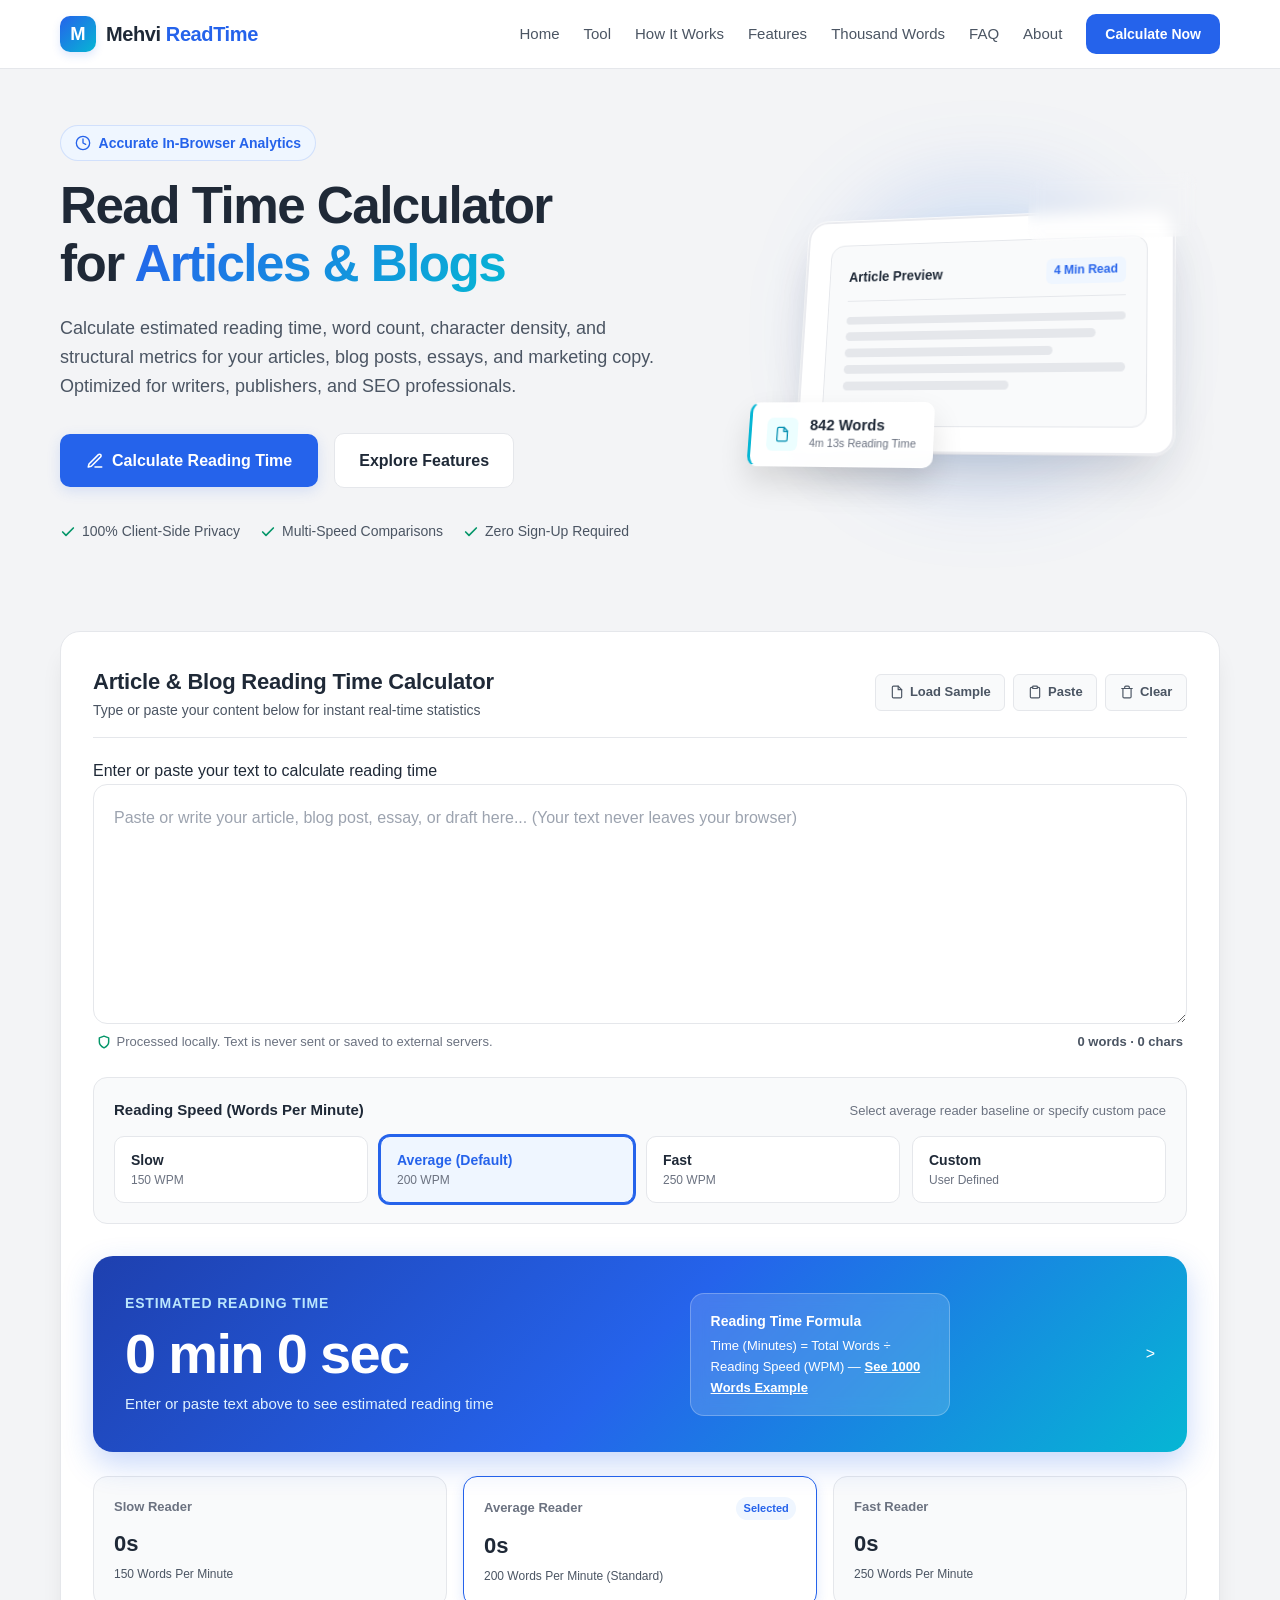
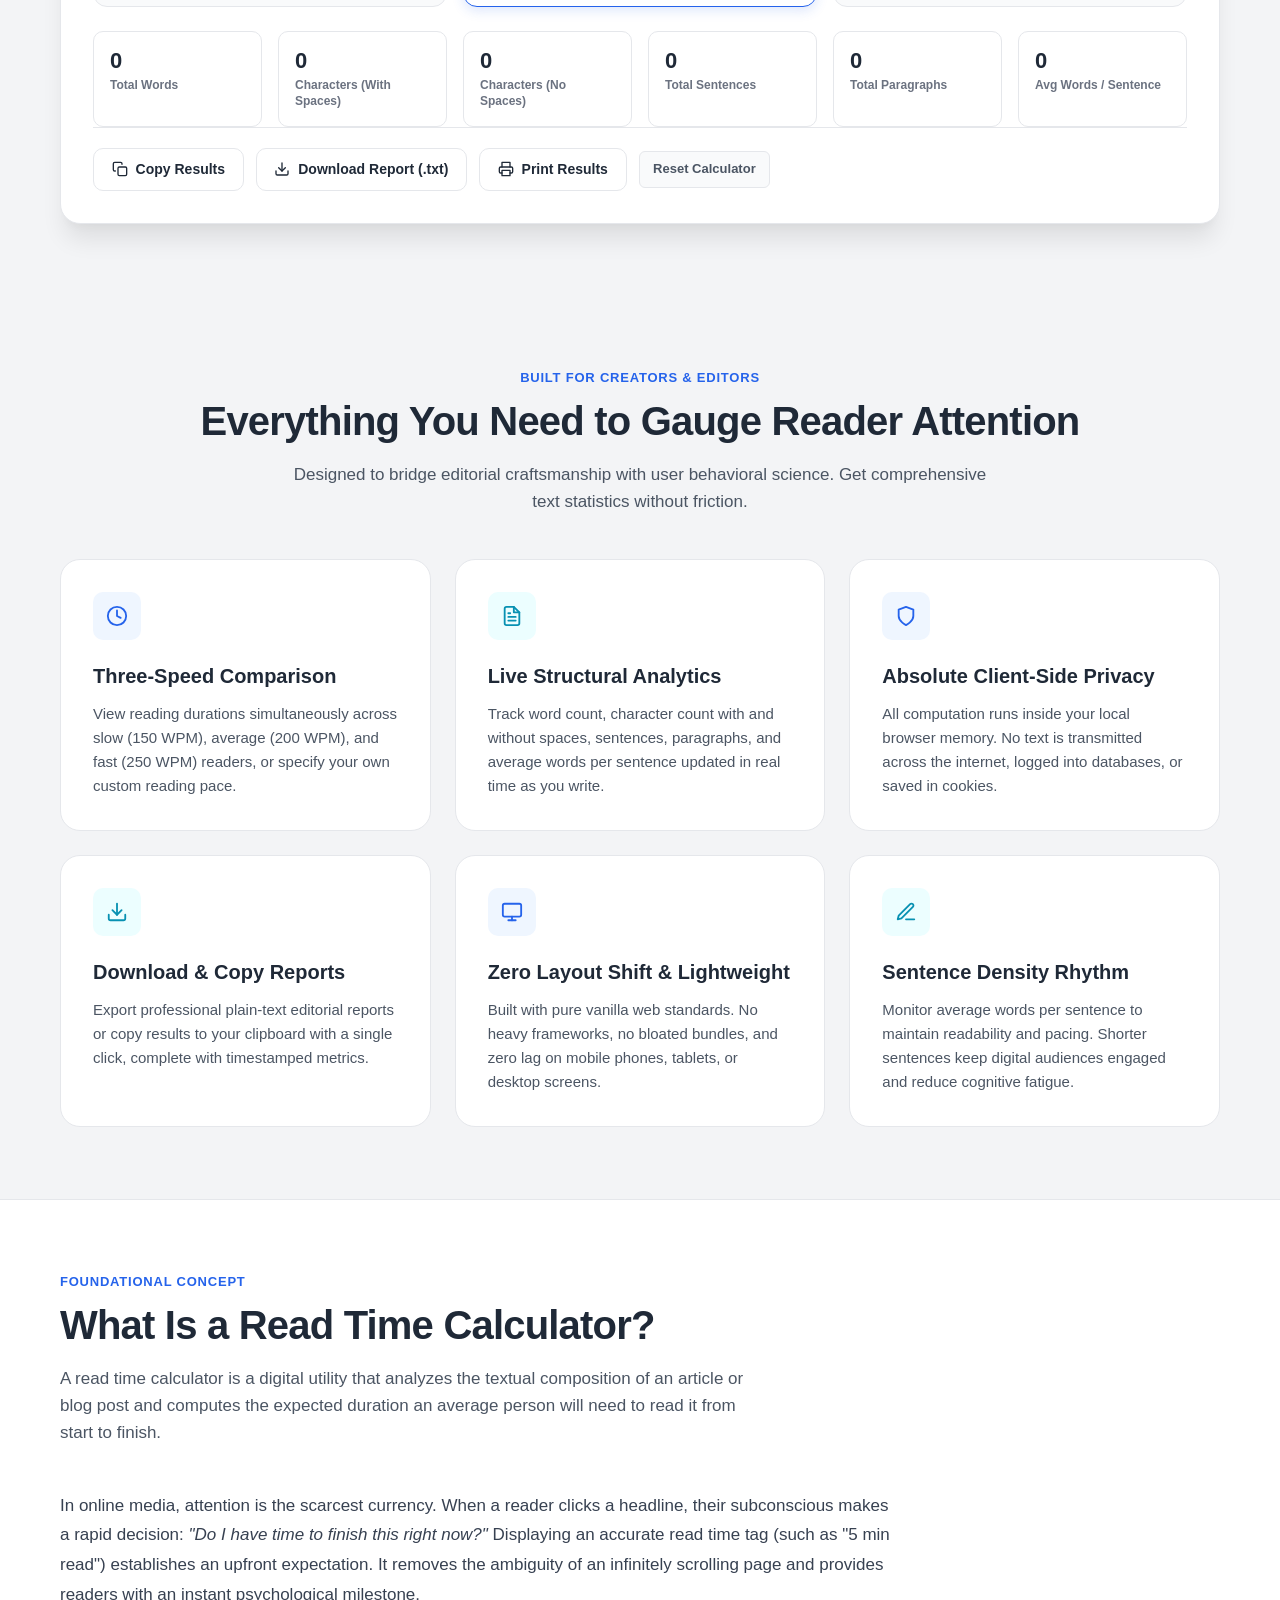
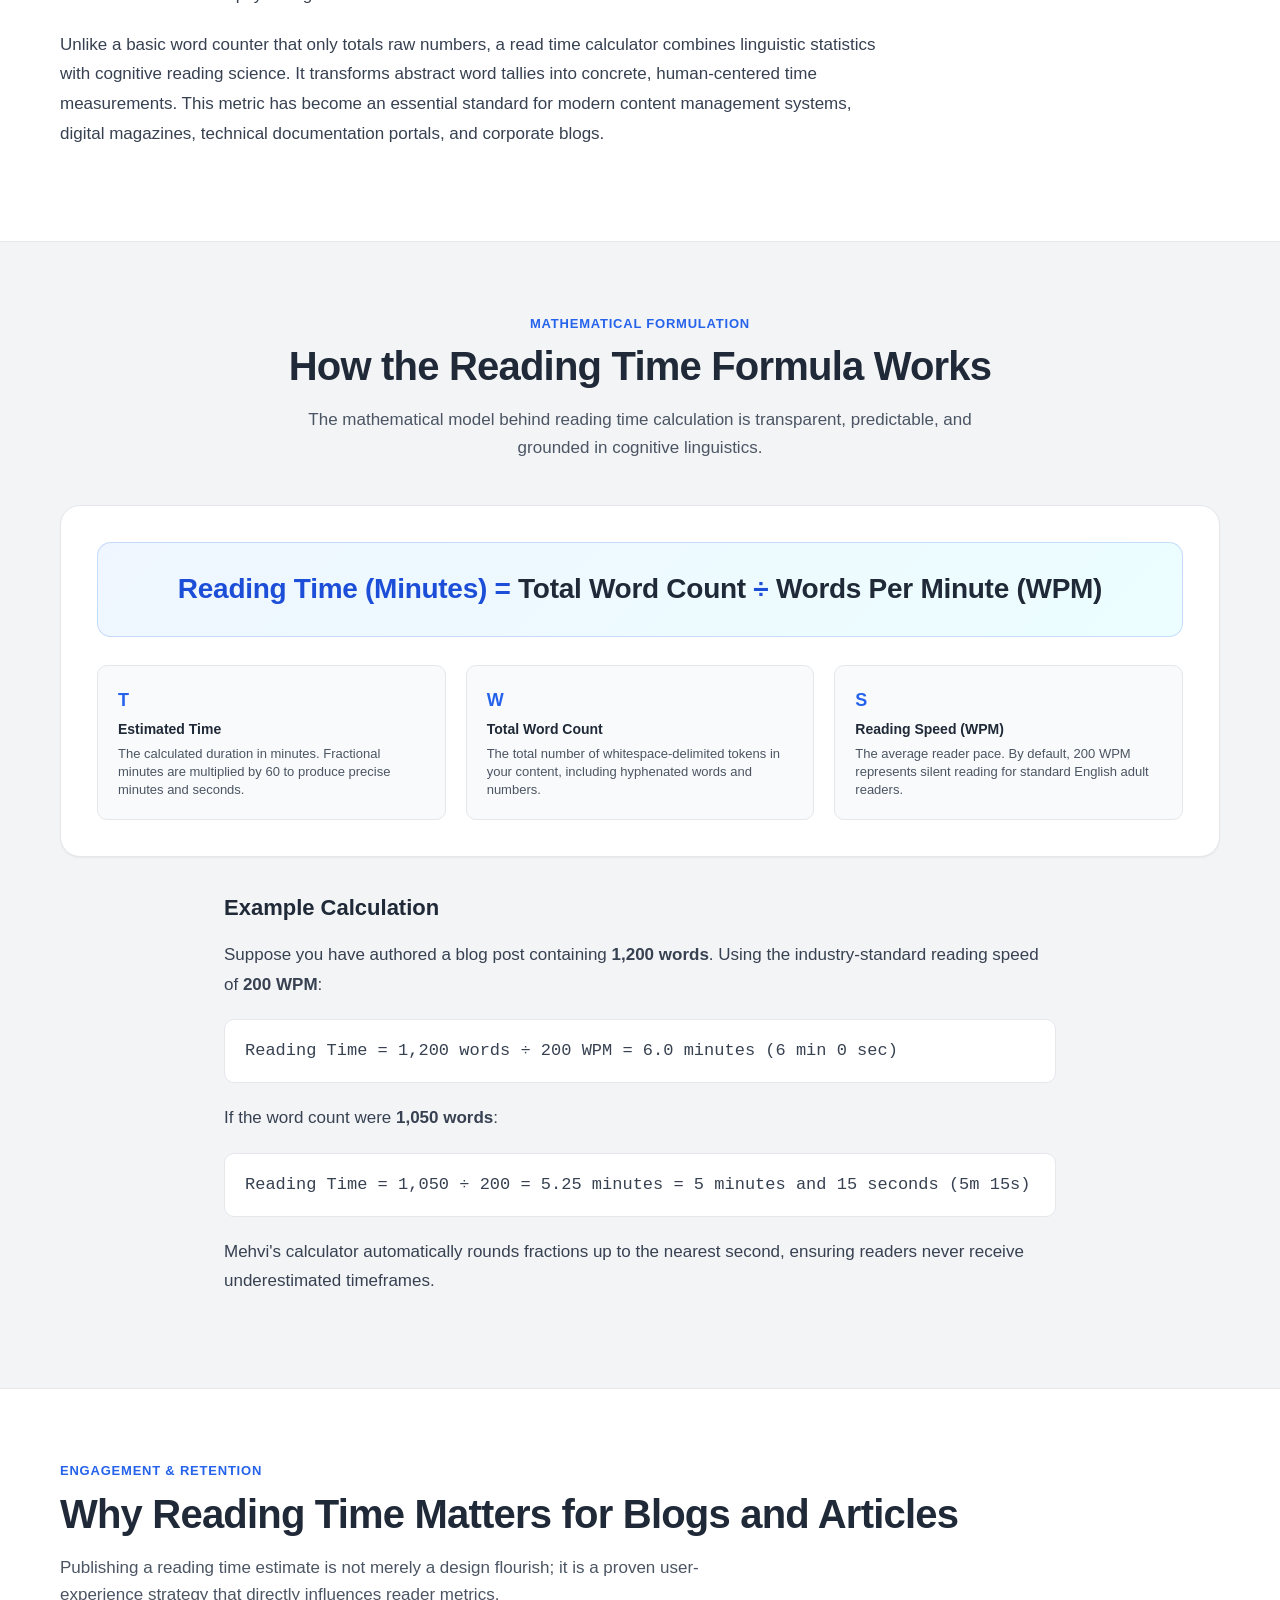
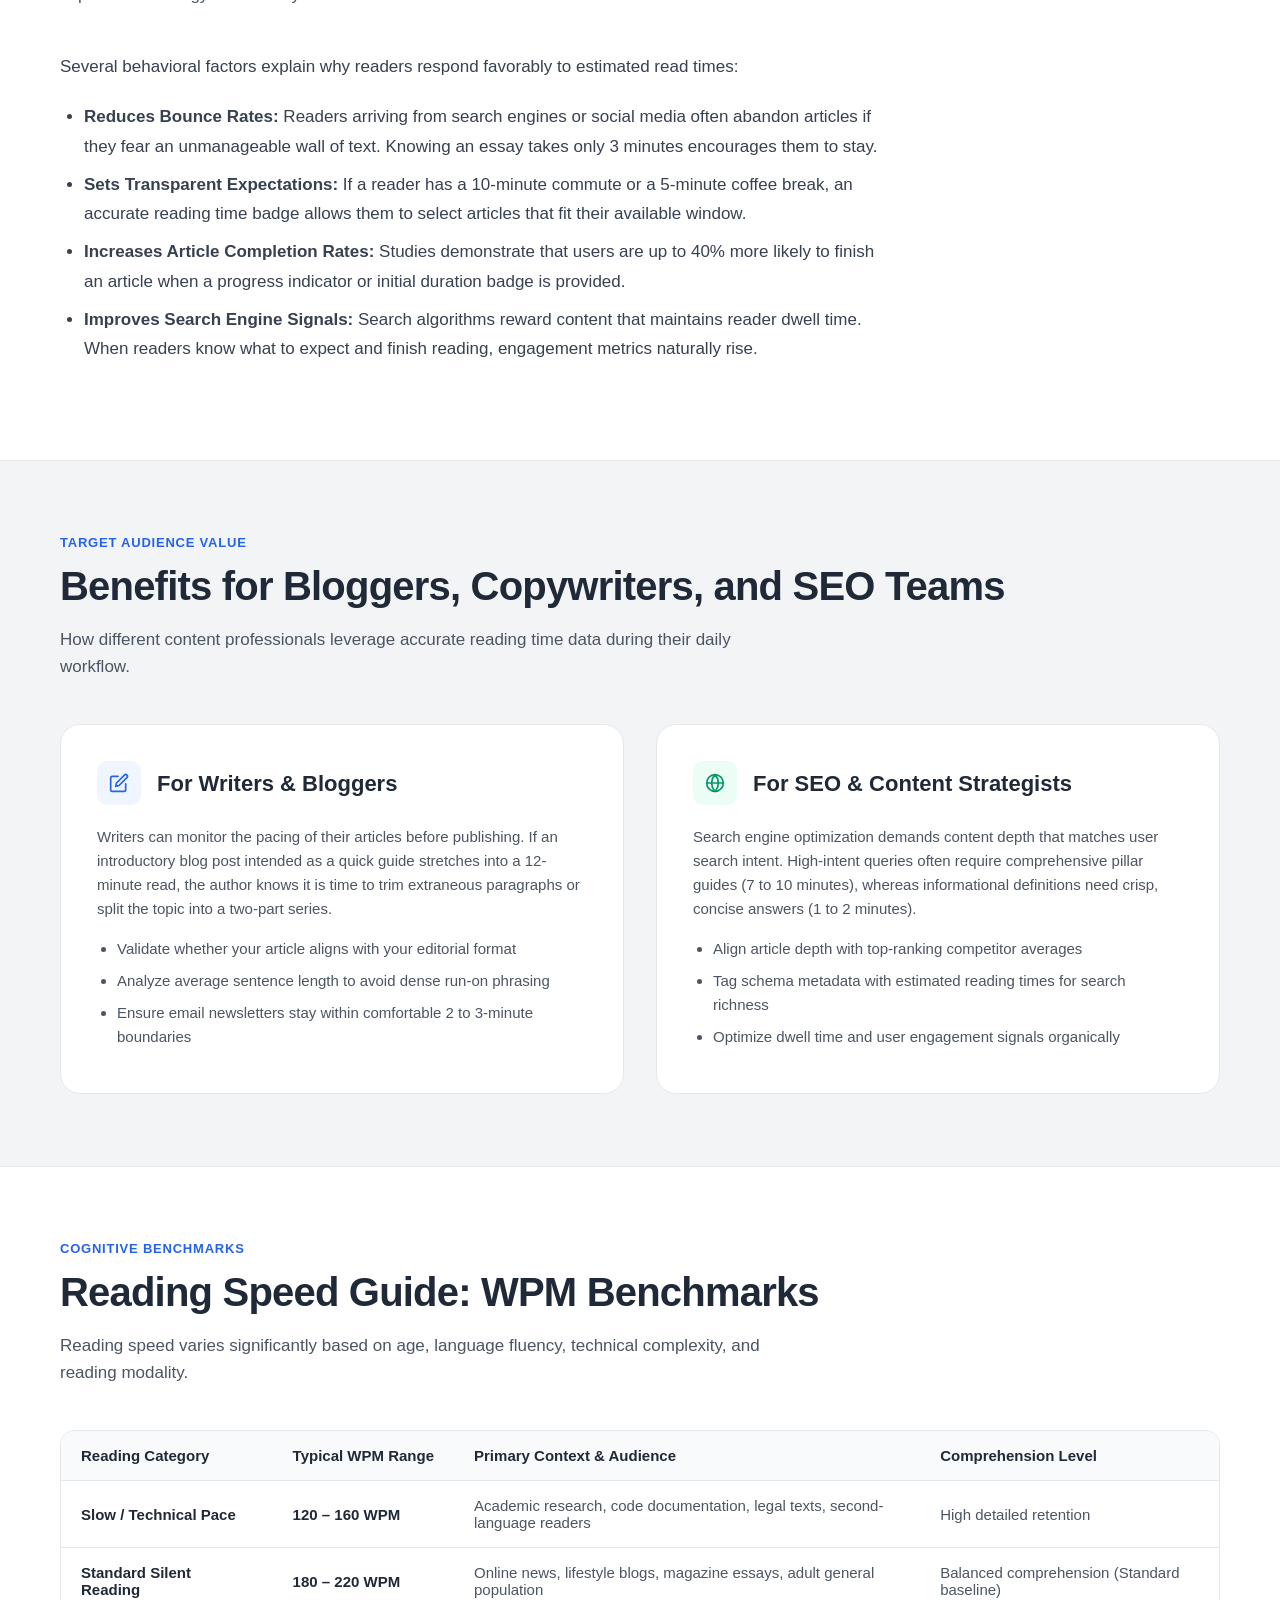
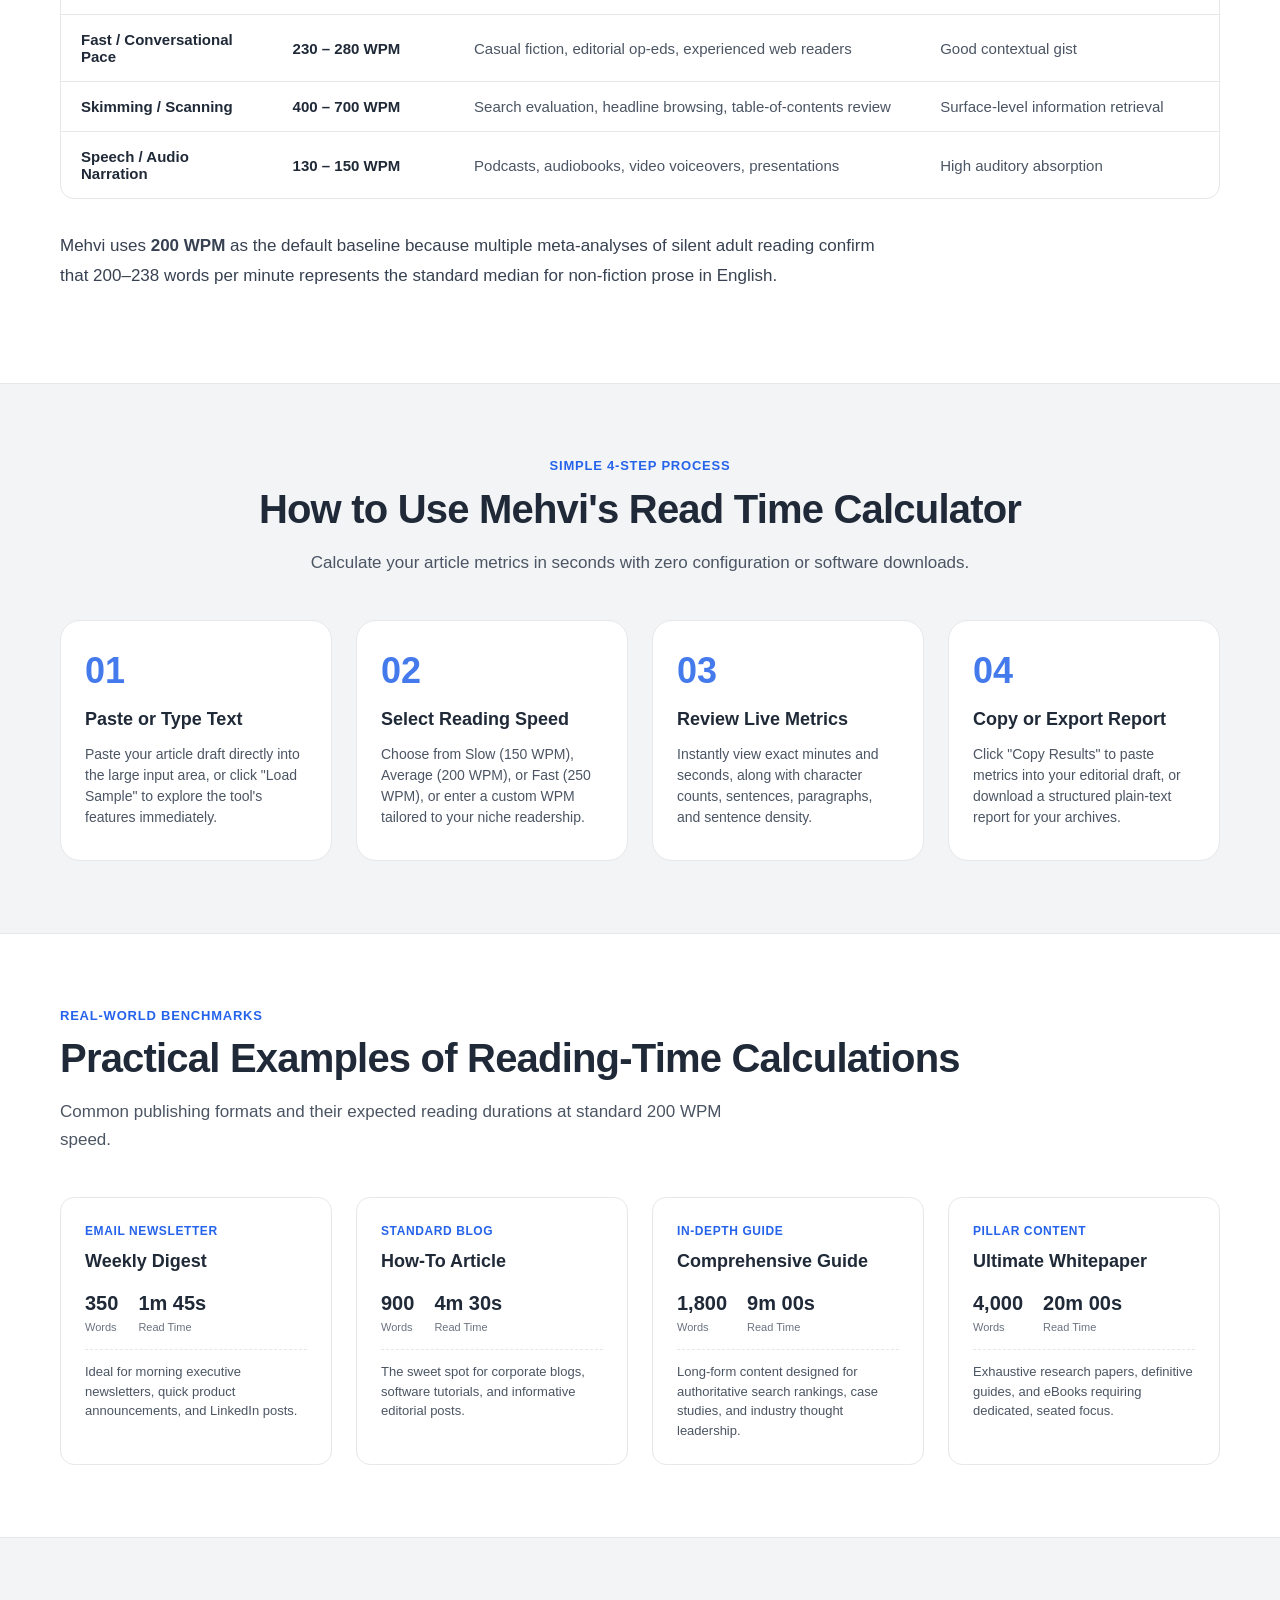
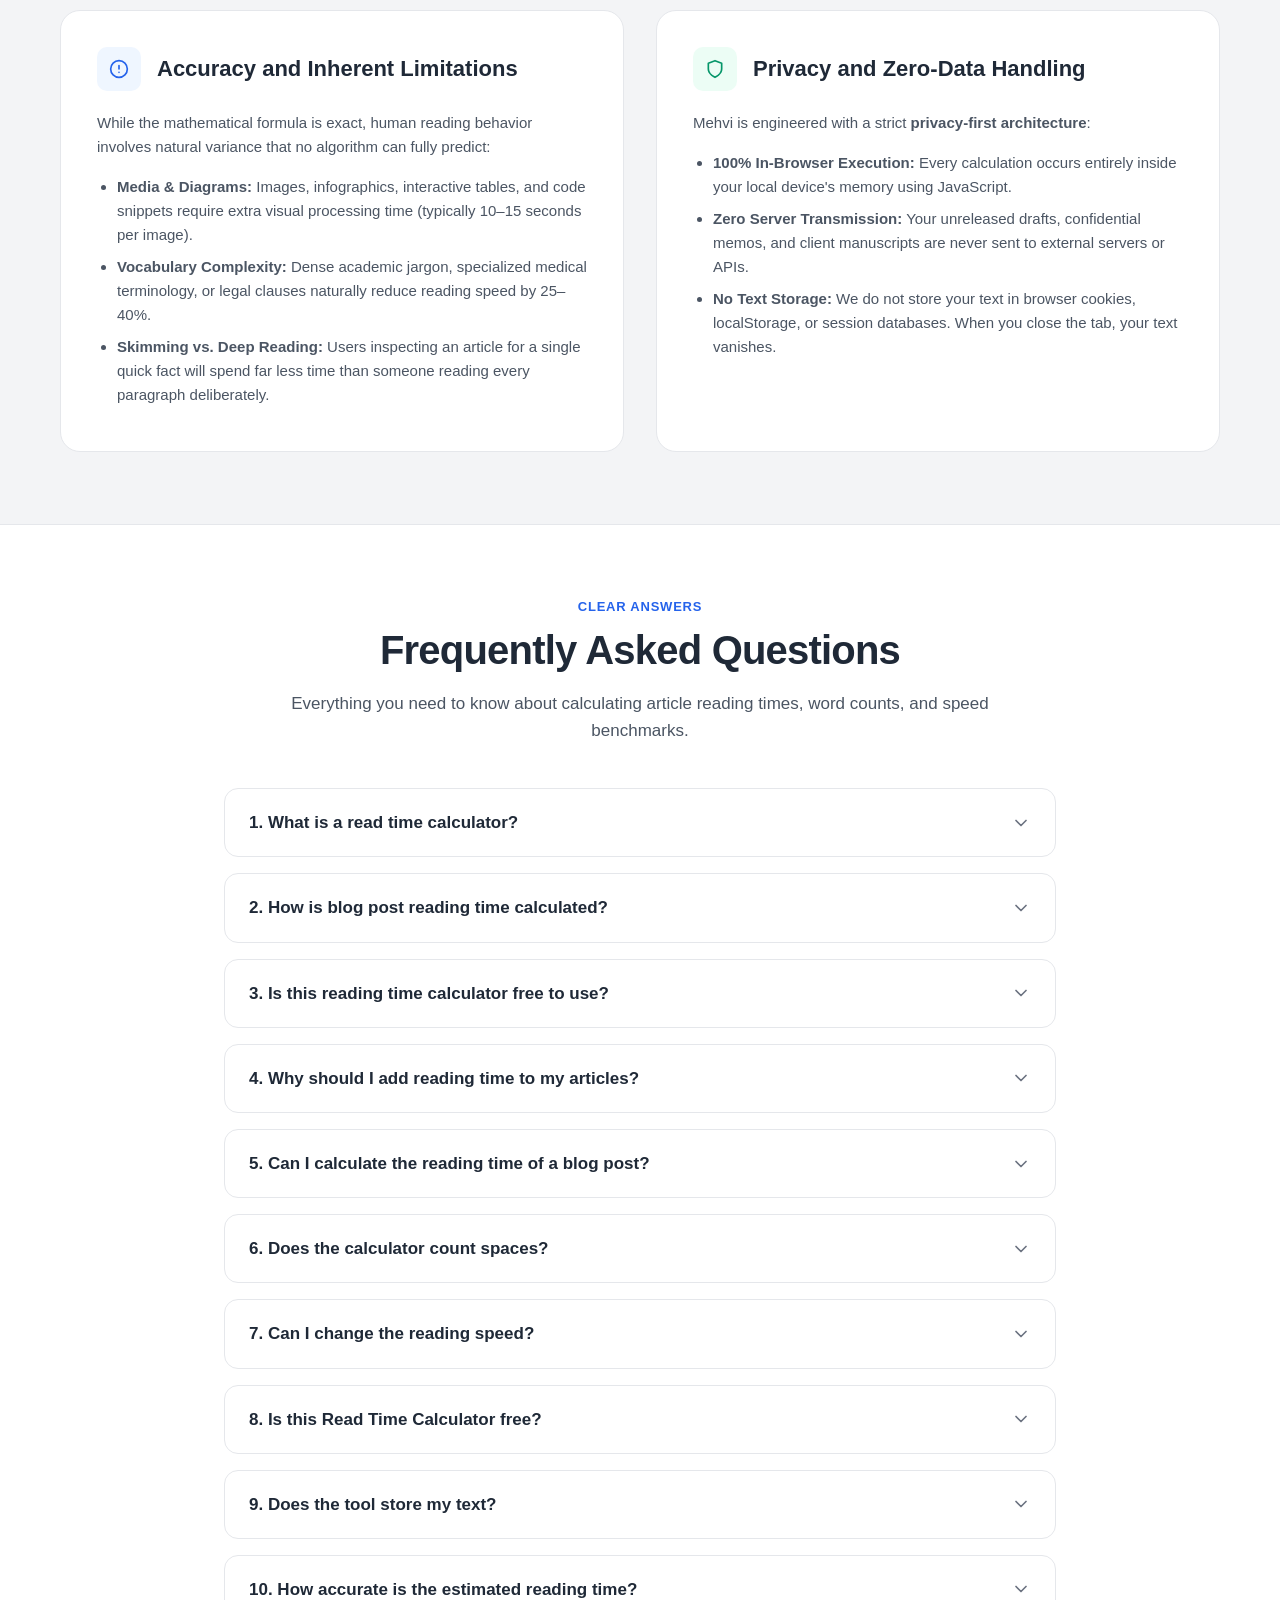
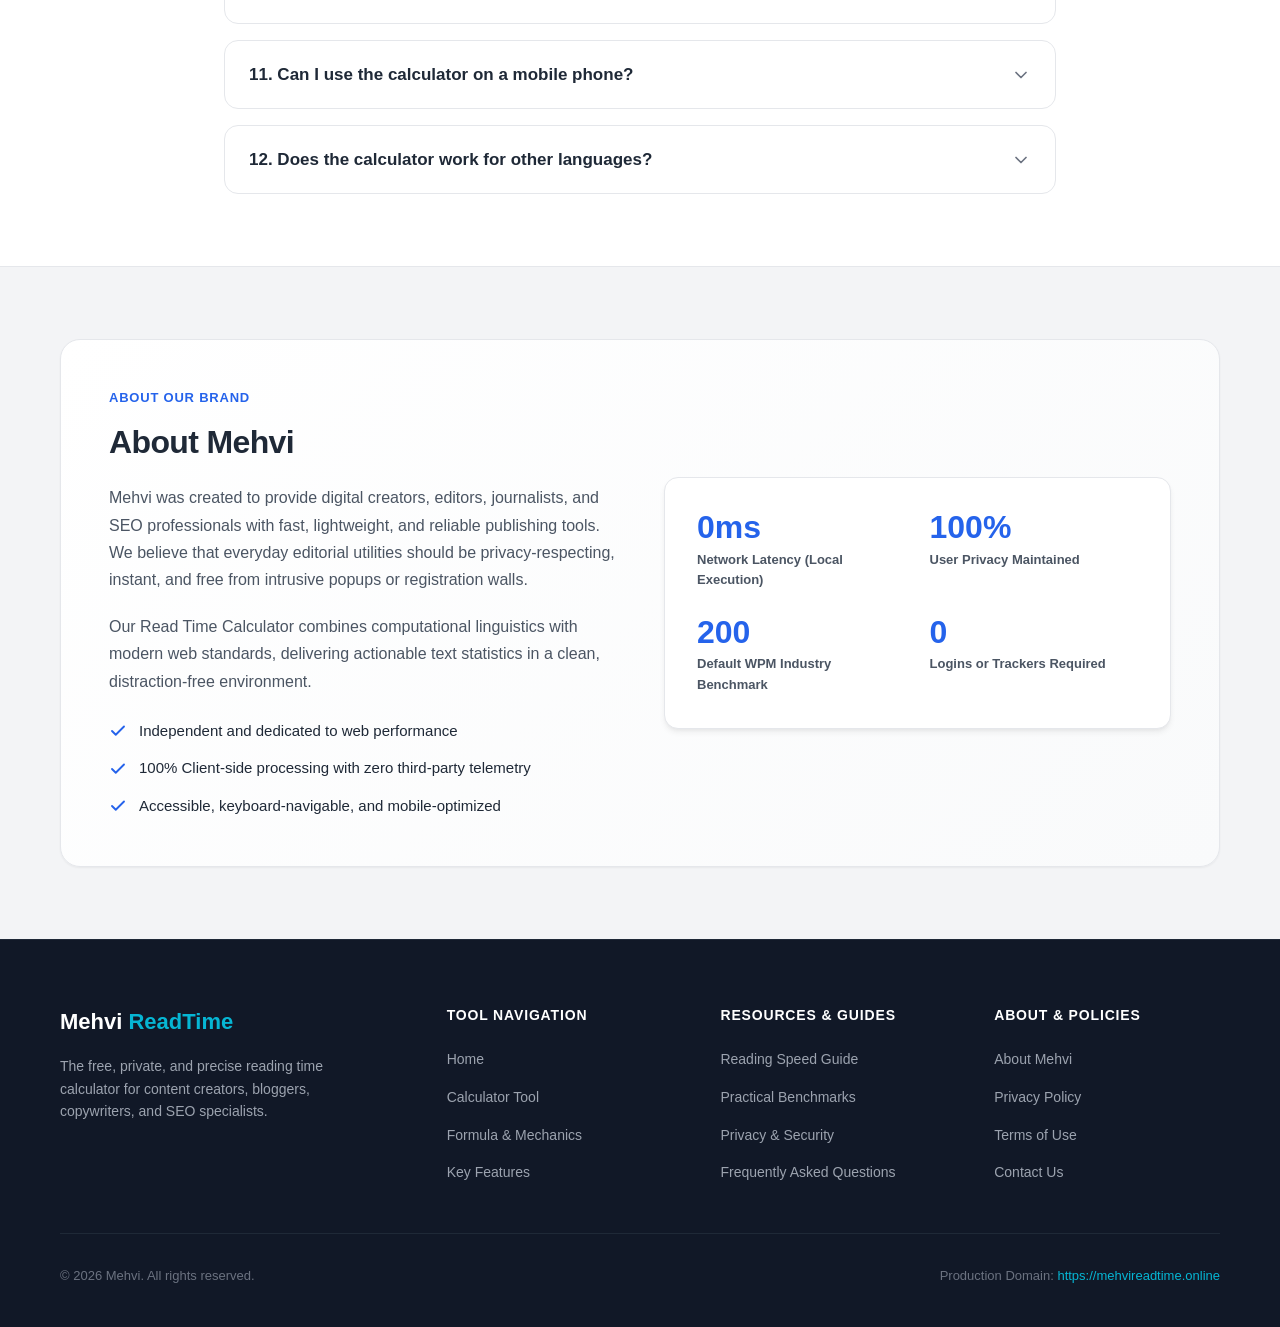
<file: index.html>
<meta charset="UTF-8">
  <meta name="viewport" content="width=device-width, initial-scale=1.0">
  <title>Reading Time Calculator - Free Word Count & Speed Tool | Mehvi ReadTime</title>
  <meta name="description" content="Calculate reading time for any text or article instantly. Free online tool for word count, speech delivery, and average reading speed. Fast and accurate.">
  <link rel="canonical" href="https://mehvireadtime.online/">
  <meta name="robots" content="index, follow">
  <meta name="theme-color" content="#2563EB">
<!-- WebApplication Schema Markup for Mehvi Read Time -->
<link rel="icon" type="image/png" href="/logo.png">
<script type="application/ld+json">
{
  "@context": "https://schema.org",
  "@type": "WebApplication",
  "name": "Mehvi Read Time Calculator",
  "url": "https://mehvireadtime.online/",
  "description": "Calculate accurate article reading time, speaking duration, and word count instantly.",
  "applicationCategory": "UtilitiesApplication",
  "operatingSystem": "All",
  "offers": {
    "@type": "Offer",
    "price": "0",
    "priceCurrency": "USD"
  }
}
</script>
  <!-- Open Graph / Facebook -->
  <meta property="og:type" content="website">
  <meta property="og:url" content="https://mehvireadtime.online">
  <meta property="og:title" content="Read Time Calculator for Articles & Blogs — Mehvi">
  <meta property="og:description" content="Calculate estimated reading time, word count, and comprehensive text statistics for articles and essays directly in your browser.">
  <meta property="og:site_name" content="Mehvi">

  <!-- Twitter / X -->
  <meta name="twitter:card" content="summary_large_image">
  <meta name="twitter:title" content="Read Time Calculator for Articles & Blogs — Mehvi">
  <meta name="twitter:description" content="Calculate estimated reading time, word count, and comprehensive text statistics for articles and essays directly in your browser.">

  <!-- Stylesheet -->
  <link rel="stylesheet" href="style.css">

  <!-- Script (Deferred for Performance) -->
  <script src="script.js" defer></script>

  <!-- Structured Data: WebApplication -->
  <script type="application/ld+json">
  {
    "@context": "https://schema.org",
    "@type": "WebApplication",
    "name": "Mehvi Read Time Calculator",
    "url": "https://mehvireadtime.online",
    "applicationCategory": "UtilitiesApplication",
    "operatingSystem": "All",
    "browserRequirements": "Requires JavaScript. Requires HTML5.",
    "description": "Calculate estimated reading time, word count, character count, sentence count, and text analytics for articles, blog posts, and essays.",
    "offers": {
      "@type": "Offer",
      "price": "0",
      "priceCurrency": "USD"
    },
    "featureList": [
      "Estimated reading time in minutes and seconds",
      "Live word counter",
      "Character count with and without spaces",
      "Sentence and paragraph counts",
      "Three-speed reading comparison (150, 200, 250 WPM)",
      "Configurable custom words per minute",
      "One-click copy and plain-text report export",
      "100% private in-browser computation"
    ]
  }
  </script>

  <!-- Structured Data: FAQPage -->
  <script type="application/ld+json">
  {
    "@context": "https://schema.org",
    "@type": "FAQPage",
    "mainEntity": [
      {
        "@type": "Question",
        "name": "What is a read time calculator?",
        "acceptedAnswer": {
          "@type": "Answer",
          "text": "A read time calculator is a tool that computes how many minutes and seconds a person will take to read a specific piece of text based on word count and reading speed."
        }
      },
      {
        "@type": "Question",
        "name": "How is reading time calculated?",
        "acceptedAnswer": {
          "@type": "Answer",
          "text": "Reading time is calculated by dividing total word count by reading speed in words per minute (WPM): Reading Time = Words ÷ WPM."
        }
      },
      {
        "@type": "Question",
        "name": "What is the average reading speed for adults?",
        "acceptedAnswer": {
          "@type": "Answer",
          "text": "The widely recognized scientific baseline for adult silent reading is approximately 200 to 250 words per minute."
        }
      },
      {
        "@type": "Question",
        "name": "Does the calculator count spaces?",
        "acceptedAnswer": {
          "@type": "Answer",
          "text": "The tool provides both character count with spaces and character count excluding whitespace for precision."
        }
      },
      {
        "@type": "Question",
        "name": "Does Mehvi store or transmit my text?",
        "acceptedAnswer": {
          "@type": "Answer",
          "text": "No. All text processing occurs strictly inside your browser memory. Nothing is sent to external servers or stored in cookies."
        }
      }
    ]
  }
  </script>

  <meta name="google-site-verification" content="tNtN5aBfd5NFCaMYYRgliMzWEafsmorFykNtVywKw1c" />
</head>
<body>
  <!-- Accessibility Skip Link -->
  <a href="#calculator" class="skip-link">Skip to Calculator</a>

  <!-- =======================================================================
       1. Navigation Bar
       ======================================================================= -->
  <header class="site-header" role="banner">
    <div class="container">
      <div class="nav-wrapper">
        <a href="#hero" class="brand-link" aria-label="Mehvi Read Time Calculator Homepage">
          <div class="brand-logo-icon" aria-hidden="true">M</div>
          <span class="brand-text">Mehvi <span>ReadTime</span></span>
        </a>

        <nav class="nav-menu" id="nav-menu" role="navigation" aria-label="Main Navigation">
          <a href="#hero" class="nav-link">Home</a>
          <a href="#calculator" class="nav-link">Tool</a>
          <a href="#how-it-works" class="nav-link">How It Works</a>
          <a href="#features" class="nav-link">Features</a>
          <a href="1000words.html" class="nav-link">Thousand Words</a>
          <a href="#faq" class="nav-link">FAQ</a>
          <a href="about-us.html" class="nav-link">About</a>
          <a href="#calculator" class="nav-cta-btn">Calculate Now</a>
        </nav>

        <button class="hamburger-btn" id="hamburger-btn" type="button" aria-expanded="false" aria-controls="nav-menu" aria-label="Toggle navigation menu">
          <svg class="hamburger-icon" fill="none" stroke="currentColor" viewBox="0 0 24 24" aria-hidden="true">
            <path stroke-linecap="round" stroke-linejoin="round" stroke-width="2" d="M4 6h16M4 12h16M4 18h16"></path>
          </svg>
        </button>
      </div>
    </div>
  </header>

  <main id="main-content" role="main">
    <!-- =======================================================================
         2. Hero Section & 3D Visual
         ======================================================================= -->
    <section class="hero-section" id="hero">
      <div class="container">
        <div class="hero-grid">
          <div class="hero-copy">
            <div class="hero-kicker">
              <svg width="16" height="16" viewBox="0 0 24 24" fill="none" stroke="currentColor" stroke-width="2" stroke-linecap="round" stroke-linejoin="round" aria-hidden="true">
                <circle cx="12" cy="12" r="10"></circle>
                <polyline points="12 6 12 12 16 14"></polyline>
              </svg>
              <span>Accurate In-Browser Analytics</span>
            </div>

            <h1 class="hero-title">
              Read Time Calculator for <span class="gradient-text">Articles & Blogs</span>
            </h1>

            <p class="hero-subtitle">
              Calculate estimated reading time, word count, character density, and structural metrics for your articles, blog posts, essays, and marketing copy. Optimized for writers, publishers, and SEO professionals.
            </p>

            <div class="hero-actions">
              <a href="#calculator" class="btn-primary">
                <svg width="18" height="18" viewBox="0 0 24 24" fill="none" stroke="currentColor" stroke-width="2" stroke-linecap="round" stroke-linejoin="round" aria-hidden="true">
                  <path d="M12 20h9"></path>
                  <path d="M16.5 3.5a2.121 2.121 0 0 1 3 3L7 19l-4 1 1-4L16.5 3.5z"></path>
                </svg>
                Calculate Reading Time
              </a>
              <a href="#features" class="btn-secondary">
                Explore Features
              </a>
            </div>

            <div class="hero-badges-strip">
              <div class="hero-badge-item">
                <svg width="16" height="16" viewBox="0 0 24 24" fill="none" stroke="currentColor" stroke-width="2.5" stroke-linecap="round" stroke-linejoin="round" aria-hidden="true">
                  <path d="M20 6L9 17l-5-5"></path>
                </svg>
                <span>100% Client-Side Privacy</span>
              </div>
              <div class="hero-badge-item">
                <svg width="16" height="16" viewBox="0 0 24 24" fill="none" stroke="currentColor" stroke-width="2.5" stroke-linecap="round" stroke-linejoin="round" aria-hidden="true">
                  <path d="M20 6L9 17l-5-5"></path>
                </svg>
                <span>Multi-Speed Comparisons</span>
              </div>
              <div class="hero-badge-item">
                <svg width="16" height="16" viewBox="0 0 24 24" fill="none" stroke="currentColor" stroke-width="2.5" stroke-linecap="round" stroke-linejoin="round" aria-hidden="true">
                  <path d="M20 6L9 17l-5-5"></path>
                </svg>
                <span>Zero Sign-Up Required</span>
              </div>
            </div>
          </div>

          <!-- Hero 3D Stage -->
          <div class="hero-visual-stage" aria-hidden="true">
            <div class="glow-backdrop"></div>
            <div class="visual-3d-scene">
              <div class="tablet-mockup">
                <div class="tablet-screen">
                  <div class="article-header-preview">
                    <span class="article-title-placeholder">Article Preview</span>
                    <span class="article-meta-tag">4 Min Read</span>
                  </div>
                  <div class="article-lines-preview">
                    <div class="text-skeleton w-100"></div>
                    <div class="text-skeleton w-90"></div>
                    <div class="text-skeleton w-75"></div>
                    <div class="text-skeleton w-100"></div>
                    <div class="text-skeleton w-60"></div>
                  </div>
                </div>
              </div>

              <!-- Floating 3D Cards in Z-Space -->
              <div class="floating-3d-card card-top-right">
                <div class="badge-icon blue">
                  <svg width="16" height="16" viewBox="0 0 24 24" fill="none" stroke="currentColor" stroke-width="2" stroke-linecap="round" stroke-linejoin="round">
                    <circle cx="12" cy="12" r="10"></circle>
                    <polyline points="12 6 12 12 16 14"></polyline>
                  </svg>
                </div>
                <div class="badge-content">
                  <span class="badge-val">200 WPM</span>
                  <span class="badge-lbl">Standard Speed</span>
                </div>
              </div>

              <div class="floating-3d-card card-bottom-left">
                <div class="badge-icon cyan">
                  <svg width="16" height="16" viewBox="0 0 24 24" fill="none" stroke="currentColor" stroke-width="2" stroke-linecap="round" stroke-linejoin="round">
                    <path d="M14 2H6a2 2 0 0 0-2 2v16a2 2 0 0 0 2 2h12a2 2 0 0 0 2-2V8z"></path>
                    <polyline points="14 2 14 8 20 8"></polyline>
                  </svg>
                </div>
                <div class="badge-content">
                  <span class="badge-val">842 Words</span>
                  <span class="badge-lbl">4m 13s Reading Time</span>
                </div>
              </div>
            </div>
          </div>
        </div>
      </div>
    </section>

    <!-- =======================================================================
         3. Core Calculator Section
         ======================================================================= -->
    <section class="calculator-section" id="calculator" aria-labelledby="calc-section-heading">
      <div class="container">
        <div class="calc-container">
          <!-- Calculator Header Toolbar -->
          <div class="calc-header">
            <div class="calc-title-group">
              <h2 id="calc-section-heading">Article & Blog Reading Time Calculator</h2>
              <p>Type or paste your content below for instant real-time statistics</p>
            </div>
            <div class="calc-quick-actions">
              <button type="button" class="btn-utility" id="btn-sample">
                <svg width="14" height="14" viewBox="0 0 24 24" fill="none" stroke="currentColor" stroke-width="2" stroke-linecap="round" stroke-linejoin="round" aria-hidden="true">
                  <path d="M14 2H6a2 2 0 0 0-2 2v16a2 2 0 0 0 2 2h12a2 2 0 0 0 2-2V8z"></path>
                  <polyline points="14 2 14 8 20 8"></polyline>
                </svg>
                Load Sample
              </button>
              <button type="button" class="btn-utility" id="btn-paste">
                <svg width="14" height="14" viewBox="0 0 24 24" fill="none" stroke="currentColor" stroke-width="2" stroke-linecap="round" stroke-linejoin="round" aria-hidden="true">
                  <rect x="8" y="2" width="8" height="4" rx="1" ry="1"></rect>
                  <path d="M16 4h2a2 2 0 0 1 2 2v14a2 2 0 0 1-2 2H6a2 2 0 0 1-2-2V6a2 2 0 0 1 2-2h2"></path>
                </svg>
                Paste
              </button>
              <button type="button" class="btn-utility danger" id="btn-clear">
                <svg width="14" height="14" viewBox="0 0 24 24" fill="none" stroke="currentColor" stroke-width="2" stroke-linecap="round" stroke-linejoin="round" aria-hidden="true">
                  <polyline points="3 6 5 6 21 6"></polyline>
                  <path d="M19 6v14a2 2 0 0 1-2 2H7a2 2 0 0 1-2-2V6m3 0V4a2 2 0 0 1 2-2h4a2 2 0 0 1 2 2v2"></path>
                </svg>
                Clear
              </button>
            </div>
          </div>

          <!-- Textarea Input Area -->
          <div class="calc-input-box">
            <label for="calc-input" class="sr-only">Enter or paste your text to calculate reading time</label>
            <textarea
              id="calc-input"
              class="calc-textarea"
              placeholder="Paste or write your article, blog post, essay, or draft here... (Your text never leaves your browser)"
              aria-label="Text to calculate reading time and word count"
              spellcheck="true"
            ></textarea>
            <div class="textarea-footer">
              <span class="privacy-notice">
                <svg width="14" height="14" viewBox="0 0 24 24" fill="none" stroke="currentColor" stroke-width="2.5" stroke-linecap="round" stroke-linejoin="round" aria-hidden="true">
                  <path d="M12 22s8-4 8-10V5l-8-3-8 3v7c0 6 8 10 8 10z"></path>
                </svg>
                Processed locally. Text is never sent or saved to external servers.
              </span>
              <span class="live-char-indicator" id="live-char-indicator">0 words · 0 chars</span>
            </div>
          </div>

          <!-- Speed Settings Bar -->
          <div class="speed-control-bar" role="region" aria-label="Reading Speed Settings">
            <div class="speed-control-header">
              <span class="speed-control-title">Reading Speed (Words Per Minute)</span>
              <span class="speed-control-desc">Select average reader baseline or specify custom pace</span>
            </div>
            <div class="speed-buttons-group" role="group" aria-label="Select Reading Speed">
              <button type="button" class="speed-btn" data-speed="slow" aria-pressed="false">
                <span class="speed-btn-label">Slow</span>
                <span class="speed-btn-wpm">150 WPM</span>
              </button>
              <button type="button" class="speed-btn active" data-speed="average" aria-pressed="true">
                <span class="speed-btn-label">Average (Default)</span>
                <span class="speed-btn-wpm">200 WPM</span>
              </button>
              <button type="button" class="speed-btn" data-speed="fast" aria-pressed="false">
                <span class="speed-btn-label">Fast</span>
                <span class="speed-btn-wpm">250 WPM</span>
              </button>
              <button type="button" class="speed-btn" data-speed="custom" aria-pressed="false">
                <span class="speed-btn-label">Custom</span>
                <span class="speed-btn-wpm">User Defined</span>
              </button>
            </div>

            <div class="custom-speed-box" id="custom-speed-box">
              <label for="custom-wpm-input" class="custom-speed-label">Enter Custom Speed:</label>
              <div class="custom-speed-input-wrapper">
                <input
                  type="number"
                  id="custom-wpm-input"
                  class="custom-speed-input"
                  min="50"
                  max="1000"
                  step="10"
                  value="200"
                  aria-describedby="custom-speed-error"
                >
                <span style="font-size: 0.875rem; color: var(--text-muted); font-weight: 600;">WPM (50 – 1,000)</span>
              </div>
              <div class="custom-speed-error" id="custom-speed-error" role="alert"></div>
            </div>
          </div>

          <!-- Calculation Results Dashboard -->
          <div class="results-dashboard" role="region" aria-label="Calculation Results" aria-live="polite">
            <!-- Hero Result Card -->
            <div class="primary-result-card">
              <div class="primary-result-content">
                <div class="result-main-group">
                  <span class="result-tagline">Estimated Reading Time</span>
                  <div class="reading-time-display" id="primary-reading-time">0 min 0 sec</div>
                  <div class="reading-time-subtitle" id="primary-time-subtitle">
                    Enter or paste text above to see estimated reading time
                  </div>
                </div>
                <div class="result-formula-badge">
  <strong>Reading Time Formula</strong>
  Time (Minutes) = Total Words ÷ Reading Speed (WPM) — <a href="1000words.html" style="color: #ffffff; text-decoration: underline; font-weight: 600;">See 1000 Words Example</a>
</div>>
              </div>
            </div>

            <!-- Speed Comparison 3-Grid -->
            <div class="speed-comparison-grid">
              <div class="speed-compare-card" data-speed-mode="slow">
                <div class="compare-card-label">
                  <span>Slow Reader</span>
                  <span class="current-indicator">Selected</span>
                </div>
                <div class="compare-card-time" id="time-slow">0s</div>
                <div class="compare-card-wpm">150 Words Per Minute</div>
              </div>

              <div class="speed-compare-card current" data-speed-mode="average">
                <div class="compare-card-label">
                  <span>Average Reader</span>
                  <span class="current-indicator">Selected</span>
                </div>
                <div class="compare-card-time" id="time-avg">0s</div>
                <div class="compare-card-wpm">200 Words Per Minute (Standard)</div>
              </div>

              <div class="speed-compare-card" data-speed-mode="fast">
                <div class="compare-card-label">
                  <span>Fast Reader</span>
                  <span class="current-indicator">Selected</span>
                </div>
                <div class="compare-card-time" id="time-fast">0s</div>
                <div class="compare-card-wpm">250 Words Per Minute</div>
              </div>
            </div>

            <!-- Statistics Grid (6 Metrics) -->
            <div class="stats-grid">
              <div class="stat-box">
                <div class="stat-box-value" id="stat-words">0</div>
                <div class="stat-box-label">Total Words</div>
              </div>

              <div class="stat-box">
                <div class="stat-box-value" id="stat-chars-spaces">0</div>
                <div class="stat-box-label">Characters (With Spaces)</div>
              </div>

              <div class="stat-box">
                <div class="stat-box-value" id="stat-chars-nospaces">0</div>
                <div class="stat-box-label">Characters (No Spaces)</div>
              </div>

              <div class="stat-box">
                <div class="stat-box-value" id="stat-sentences">0</div>
                <div class="stat-box-label">Total Sentences</div>
              </div>

              <div class="stat-box">
                <div class="stat-box-value" id="stat-paragraphs">0</div>
                <div class="stat-box-label">Total Paragraphs</div>
              </div>

              <div class="stat-box">
                <div class="stat-box-value" id="stat-avg-words">0</div>
                <div class="stat-box-label">Avg Words / Sentence</div>
              </div>
            </div>
          </div>

          <!-- Actions Footer (Copy, Download, Reset) -->
          <div class="calc-actions-footer">
            <div class="action-buttons-group">
              <button type="button" class="btn-action" id="btn-copy">
                <svg width="16" height="16" viewBox="0 0 24 24" fill="none" stroke="currentColor" stroke-width="2" stroke-linecap="round" stroke-linejoin="round" aria-hidden="true">
                  <rect x="9" y="9" width="13" height="13" rx="2" ry="2"></rect>
                  <path d="M5 15H4a2 2 0 0 1-2-2V4a2 2 0 0 1 2-2h9a2 2 0 0 1 2 2v1"></path>
                </svg>
                Copy Results
              </button>

              <button type="button" class="btn-action" id="btn-download">
                <svg width="16" height="16" viewBox="0 0 24 24" fill="none" stroke="currentColor" stroke-width="2" stroke-linecap="round" stroke-linejoin="round" aria-hidden="true">
                  <path d="M21 15v4a2 2 0 0 1-2 2H5a2 2 0 0 1-2-2v-4"></path>
                  <polyline points="7 10 12 15 17 10"></polyline>
                  <line x1="12" y1="15" x2="12" y2="3"></line>
                </svg>
                Download Report (.txt)
              </button>

              <button type="button" class="btn-action" id="btn-print">
                <svg width="16" height="16" viewBox="0 0 24 24" fill="none" stroke="currentColor" stroke-width="2" stroke-linecap="round" stroke-linejoin="round" aria-hidden="true">
                  <polyline points="6 9 6 2 18 2 18 9"></polyline>
                  <path d="M6 18H4a2 2 0 0 1-2-2v-5a2 2 0 0 1 2-2h16a2 2 0 0 1 2 2v5a2 2 0 0 1-2 2h-2"></path>
                  <rect x="6" y="14" width="12" height="8"></rect>
                </svg>
                Print Results
              </button>

              <button type="button" class="btn-utility danger" id="btn-reset">
                Reset Calculator
              </button>
            </div>

            <div class="action-feedback-toast" id="feedback-toast" role="status" aria-live="polite"></div>
          </div>
        </div>
      </div>
    </section>

    <!-- =======================================================================
         4. Quick Feature Overview (Bento Grid)
         ======================================================================= -->
    <section class="content-section" id="features">
      <div class="container">
        <div class="section-header text-center">
          <span class="section-kicker">Built for Creators & Editors</span>
          <h2 class="section-title">Everything You Need to Gauge Reader Attention</h2>
          <p class="section-desc">
            Designed to bridge editorial craftsmanship with user behavioral science. Get comprehensive text statistics without friction.
          </p>
        </div>

        <div class="bento-features-grid">
          <div class="bento-card">
            <div class="bento-icon-box">
              <svg width="22" height="22" viewBox="0 0 24 24" fill="none" stroke="currentColor" stroke-width="2" stroke-linecap="round" stroke-linejoin="round" aria-hidden="true">
                <circle cx="12" cy="12" r="10"></circle>
                <polyline points="12 6 12 12 16 14"></polyline>
              </svg>
            </div>
            <h3 class="bento-title">Three-Speed Comparison</h3>
            <p class="bento-text">
              View reading durations simultaneously across slow (150 WPM), average (200 WPM), and fast (250 WPM) readers, or specify your own custom reading pace.
            </p>
          </div>

          <div class="bento-card">
            <div class="bento-icon-box teal">
              <svg width="22" height="22" viewBox="0 0 24 24" fill="none" stroke="currentColor" stroke-width="2" stroke-linecap="round" stroke-linejoin="round" aria-hidden="true">
                <path d="M14 2H6a2 2 0 0 0-2 2v16a2 2 0 0 0 2 2h12a2 2 0 0 0 2-2V8z"></path>
                <polyline points="14 2 14 8 20 8"></polyline>
                <line x1="16" y1="13" x2="8" y2="13"></line>
                <line x1="16" y1="17" x2="8" y2="17"></line>
                <polyline points="10 9 9 9 8 9"></polyline>
              </svg>
            </div>
            <h3 class="bento-title">Live Structural Analytics</h3>
            <p class="bento-text">
              Track word count, character count with and without spaces, sentences, paragraphs, and average words per sentence updated in real time as you write.
            </p>
          </div>

          <div class="bento-card">
            <div class="bento-icon-box">
              <svg width="22" height="22" viewBox="0 0 24 24" fill="none" stroke="currentColor" stroke-width="2" stroke-linecap="round" stroke-linejoin="round" aria-hidden="true">
                <path d="M12 22s8-4 8-10V5l-8-3-8 3v7c0 6 8 10 8 10z"></path>
              </svg>
            </div>
            <h3 class="bento-title">Absolute Client-Side Privacy</h3>
            <p class="bento-text">
              All computation runs inside your local browser memory. No text is transmitted across the internet, logged into databases, or saved in cookies.
            </p>
          </div>

          <div class="bento-card">
            <div class="bento-icon-box teal">
              <svg width="22" height="22" viewBox="0 0 24 24" fill="none" stroke="currentColor" stroke-width="2" stroke-linecap="round" stroke-linejoin="round" aria-hidden="true">
                <path d="M21 15v4a2 2 0 0 1-2 2H5a2 2 0 0 1-2-2v-4"></path>
                <polyline points="7 10 12 15 17 10"></polyline>
                <line x1="12" y1="15" x2="12" y2="3"></line>
              </svg>
            </div>
            <h3 class="bento-title">Download & Copy Reports</h3>
            <p class="bento-text">
              Export professional plain-text editorial reports or copy results to your clipboard with a single click, complete with timestamped metrics.
            </p>
          </div>

          <div class="bento-card">
            <div class="bento-icon-box">
              <svg width="22" height="22" viewBox="0 0 24 24" fill="none" stroke="currentColor" stroke-width="2" stroke-linecap="round" stroke-linejoin="round" aria-hidden="true">
                <rect x="2" y="3" width="20" height="14" rx="2" ry="2"></rect>
                <line x1="8" y1="21" x2="16" y2="21"></line>
                <line x1="12" y1="17" x2="12" y2="21"></line>
              </svg>
            </div>
            <h3 class="bento-title">Zero Layout Shift & Lightweight</h3>
            <p class="bento-text">
              Built with pure vanilla web standards. No heavy frameworks, no bloated bundles, and zero lag on mobile phones, tablets, or desktop screens.
            </p>
          </div>

          <div class="bento-card">
            <div class="bento-icon-box teal">
              <svg width="22" height="22" viewBox="0 0 24 24" fill="none" stroke="currentColor" stroke-width="2" stroke-linecap="round" stroke-linejoin="round" aria-hidden="true">
                <path d="M12 20h9"></path>
                <path d="M16.5 3.5a2.121 2.121 0 0 1 3 3L7 19l-4 1 1-4L16.5 3.5z"></path>
              </svg>
            </div>
            <h3 class="bento-title">Sentence Density Rhythm</h3>
            <p class="bento-text">
              Monitor average words per sentence to maintain readability and pacing. Shorter sentences keep digital audiences engaged and reduce cognitive fatigue.
            </p>
          </div>
        </div>
      </div>
    </section>

    <!-- =======================================================================
         5. What Is a Read Time Calculator?
         ======================================================================= -->
    <section class="content-section alt-bg" id="what-is">
      <div class="container">
        <div class="section-header">
          <span class="section-kicker">Foundational Concept</span>
          <h2 class="section-title">What Is a Read Time Calculator?</h2>
          <p class="section-desc">
            A read time calculator is a digital utility that analyzes the textual composition of an article or blog post and computes the expected duration an average person will need to read it from start to finish.
          </p>
        </div>

        <div class="prose-block">
          <p>
            In online media, attention is the scarcest currency. When a reader clicks a headline, their subconscious makes a rapid decision: <em>"Do I have time to finish this right now?"</em> Displaying an accurate read time tag (such as "5 min read") establishes an upfront expectation. It removes the ambiguity of an infinitely scrolling page and provides readers with an instant psychological milestone.
          </p>
          <p>
            Unlike a basic word counter that only totals raw numbers, a read time calculator combines linguistic statistics with cognitive reading science. It transforms abstract word tallies into concrete, human-centered time measurements. This metric has become an essential standard for modern content management systems, digital magazines, technical documentation portals, and corporate blogs.
          </p>
        </div>
      </div>
    </section>

    <!-- =======================================================================
         6. How to Calculate Reading Time & Mathematical Formula
         ======================================================================= -->
    <section class="content-section" id="how-it-works">
      <div class="container">
        <div class="section-header text-center">
          <span class="section-kicker">Mathematical Formulation</span>
          <h2 class="section-title">How the Reading Time Formula Works</h2>
          <p class="section-desc">
            The mathematical model behind reading time calculation is transparent, predictable, and grounded in cognitive linguistics.
          </p>
        </div>

        <div class="formula-showcase-box">
          <div class="formula-display-banner">
            <div class="formula-math-text">
              Reading Time (Minutes) = <span>Total Word Count</span> ÷ <span>Words Per Minute (WPM)</span>
            </div>
          </div>

          <div class="formula-variables-grid">
            <div class="formula-var-card">
              <div class="formula-var-symbol">T</div>
              <div class="formula-var-name">Estimated Time</div>
              <div class="formula-var-desc">
                The calculated duration in minutes. Fractional minutes are multiplied by 60 to produce precise minutes and seconds.
              </div>
            </div>

            <div class="formula-var-card">
              <div class="formula-var-symbol">W</div>
              <div class="formula-var-name">Total Word Count</div>
              <div class="formula-var-desc">
                The total number of whitespace-delimited tokens in your content, including hyphenated words and numbers.
              </div>
            </div>

            <div class="formula-var-card">
              <div class="formula-var-symbol">S</div>
              <div class="formula-var-name">Reading Speed (WPM)</div>
              <div class="formula-var-desc">
                The average reader pace. By default, 200 WPM represents silent reading for standard English adult readers.
              </div>
            </div>
          </div>
        </div>

        <div class="prose-block" style="margin: 0 auto;">
          <h3>Example Calculation</h3>
          <p>
            Suppose you have authored a blog post containing <strong>1,200 words</strong>. Using the industry-standard reading speed of <strong>200 WPM</strong>:
          </p>
          <p style="font-family: var(--font-mono); background: #ffffff; padding: 1rem 1.25rem; border: 1px solid var(--border-color); border-radius: var(--radius-md);">
            Reading Time = 1,200 words ÷ 200 WPM = 6.0 minutes (6 min 0 sec)
          </p>
          <p>
            If the word count were <strong>1,050 words</strong>:
          </p>
          <p style="font-family: var(--font-mono); background: #ffffff; padding: 1rem 1.25rem; border: 1px solid var(--border-color); border-radius: var(--radius-md);">
            Reading Time = 1,050 ÷ 200 = 5.25 minutes = 5 minutes and 15 seconds (5m 15s)
          </p>
          <p>
            Mehvi's calculator automatically rounds fractions up to the nearest second, ensuring readers never receive underestimated timeframes.
          </p>
        </div>
      </div>
    </section>

    <!-- =======================================================================
         7. Why Reading Time Matters for Blogs and Articles
         ======================================================================= -->
    <section class="content-section alt-bg" id="why-it-matters">
      <div class="container">
        <div class="section-header">
          <span class="section-kicker">Engagement & Retention</span>
          <h2 class="section-title">Why Reading Time Matters for Blogs and Articles</h2>
          <p class="section-desc">
            Publishing a reading time estimate is not merely a design flourish; it is a proven user-experience strategy that directly influences reader metrics.
          </p>
        </div>

        <div class="prose-block">
          <p>
            Several behavioral factors explain why readers respond favorably to estimated read times:
          </p>
          <ul>
            <li>
              <strong>Reduces Bounce Rates:</strong> Readers arriving from search engines or social media often abandon articles if they fear an unmanageable wall of text. Knowing an essay takes only 3 minutes encourages them to stay.
            </li>
            <li>
              <strong>Sets Transparent Expectations:</strong> If a reader has a 10-minute commute or a 5-minute coffee break, an accurate reading time badge allows them to select articles that fit their available window.
            </li>
            <li>
              <strong>Increases Article Completion Rates:</strong> Studies demonstrate that users are up to 40% more likely to finish an article when a progress indicator or initial duration badge is provided.
            </li>
            <li>
              <strong>Improves Search Engine Signals:</strong> Search algorithms reward content that maintains reader dwell time. When readers know what to expect and finish reading, engagement metrics naturally rise.
            </li>
          </ul>
        </div>
      </div>
    </section>

    <!-- =======================================================================
         8. Benefits for Bloggers, Writers, and SEO Professionals
         ======================================================================= -->
    <section class="content-section" id="benefits">
      <div class="container">
        <div class="section-header">
          <span class="section-kicker">Target Audience Value</span>
          <h2 class="section-title">Benefits for Bloggers, Copywriters, and SEO Teams</h2>
          <p class="section-desc">
            How different content professionals leverage accurate reading time data during their daily workflow.
          </p>
        </div>

        <div class="split-info-grid">
          <div class="info-card">
            <div class="info-card-header">
              <div class="info-card-icon blue">
                <svg width="20" height="20" viewBox="0 0 24 24" fill="none" stroke="currentColor" stroke-width="2" stroke-linecap="round" stroke-linejoin="round" aria-hidden="true">
                  <path d="M11 4H4a2 2 0 0 0-2 2v14a2 2 0 0 0 2 2h14a2 2 0 0 0 2-2v-7"></path>
                  <path d="M18.5 2.5a2.121 2.121 0 0 1 3 3L12 15l-4 1 1-4 9.5-9.5z"></path>
                </svg>
              </div>
              <h3 class="info-card-title">For Writers & Bloggers</h3>
            </div>
            <div class="info-card-body">
              <p>
                Writers can monitor the pacing of their articles before publishing. If an introductory blog post intended as a quick guide stretches into a 12-minute read, the author knows it is time to trim extraneous paragraphs or split the topic into a two-part series.
              </p>
              <ul>
                <li>Validate whether your article aligns with your editorial format</li>
                <li>Analyze average sentence length to avoid dense run-on phrasing</li>
                <li>Ensure email newsletters stay within comfortable 2 to 3-minute boundaries</li>
              </ul>
            </div>
          </div>

          <div class="info-card">
            <div class="info-card-header">
              <div class="info-card-icon green">
                <svg width="20" height="20" viewBox="0 0 24 24" fill="none" stroke="currentColor" stroke-width="2" stroke-linecap="round" stroke-linejoin="round" aria-hidden="true">
                  <circle cx="12" cy="12" r="10"></circle>
                  <line x1="2" y1="12" x2="22" y2="12"></line>
                  <path d="M12 2a15.3 15.3 0 0 1 4 10 15.3 15.3 0 0 1-4 10 15.3 15.3 0 0 1-4-10 15.3 15.3 0 0 1 4-10z"></path>
                </svg>
              </div>
              <h3 class="info-card-title">For SEO & Content Strategists</h3>
            </div>
            <div class="info-card-body">
              <p>
                Search engine optimization demands content depth that matches user search intent. High-intent queries often require comprehensive pillar guides (7 to 10 minutes), whereas informational definitions need crisp, concise answers (1 to 2 minutes).
              </p>
              <ul>
                <li>Align article depth with top-ranking competitor averages</li>
                <li>Tag schema metadata with estimated reading times for search richness</li>
                <li>Optimize dwell time and user engagement signals organically</li>
              </ul>
            </div>
          </div>
        </div>
      </div>
    </section>

    <!-- =======================================================================
         9. Reading Speed Guide (Comprehensive Reference Table)
         ======================================================================= -->
    <section class="content-section alt-bg" id="speed-guide">
      <div class="container">
        <div class="section-header">
          <span class="section-kicker">Cognitive Benchmarks</span>
          <h2 class="section-title">Reading Speed Guide: WPM Benchmarks</h2>
          <p class="section-desc">
            Reading speed varies significantly based on age, language fluency, technical complexity, and reading modality.
          </p>
        </div>

        <div class="responsive-table-wrapper">
          <table class="edu-table">
            <thead>
              <tr>
                <th scope="col">Reading Category</th>
                <th scope="col">Typical WPM Range</th>
                <th scope="col">Primary Context & Audience</th>
                <th scope="col">Comprehension Level</th>
              </tr>
            </thead>
            <tbody>
              <tr>
                <td><strong>Slow / Technical Pace</strong></td>
                <td class="tabular-cell">120 – 160 WPM</td>
                <td>Academic research, code documentation, legal texts, second-language readers</td>
                <td>High detailed retention</td>
              </tr>
              <tr>
                <td><strong>Standard Silent Reading</strong></td>
                <td class="tabular-cell">180 – 220 WPM</td>
                <td>Online news, lifestyle blogs, magazine essays, adult general population</td>
                <td>Balanced comprehension (Standard baseline)</td>
              </tr>
              <tr>
                <td><strong>Fast / Conversational Pace</strong></td>
                <td class="tabular-cell">230 – 280 WPM</td>
                <td>Casual fiction, editorial op-eds, experienced web readers</td>
                <td>Good contextual gist</td>
              </tr>
              <tr>
                <td><strong>Skimming / Scanning</strong></td>
                <td class="tabular-cell">400 – 700 WPM</td>
                <td>Search evaluation, headline browsing, table-of-contents review</td>
                <td>Surface-level information retrieval</td>
              </tr>
              <tr>
                <td><strong>Speech / Audio Narration</strong></td>
                <td class="tabular-cell">130 – 150 WPM</td>
                <td>Podcasts, audiobooks, video voiceovers, presentations</td>
                <td>High auditory absorption</td>
              </tr>
            </tbody>
          </table>
        </div>

        <div class="prose-block">
          <p>
            Mehvi uses <strong>200 WPM</strong> as the default baseline because multiple meta-analyses of silent adult reading confirm that 200–238 words per minute represents the standard median for non-fiction prose in English.
          </p>
        </div>
      </div>
    </section>

    <!-- =======================================================================
         10. How to Use the Tool (Numbered Step Guide)
         ======================================================================= -->
    <section class="content-section" id="how-to-use">
      <div class="container">
        <div class="section-header text-center">
          <span class="section-kicker">Simple 4-Step Process</span>
          <h2 class="section-title">How to Use Mehvi's Read Time Calculator</h2>
          <p class="section-desc">
            Calculate your article metrics in seconds with zero configuration or software downloads.
          </p>
        </div>

        <div class="steps-grid">
          <div class="step-card">
            <div class="step-number">01</div>
            <h3 class="step-title">Paste or Type Text</h3>
            <p class="step-desc">
              Paste your article draft directly into the large input area, or click "Load Sample" to explore the tool's features immediately.
            </p>
          </div>

          <div class="step-card">
            <div class="step-number">02</div>
            <h3 class="step-title">Select Reading Speed</h3>
            <p class="step-desc">
              Choose from Slow (150 WPM), Average (200 WPM), or Fast (250 WPM), or enter a custom WPM tailored to your niche readership.
            </p>
          </div>

          <div class="step-card">
            <div class="step-number">03</div>
            <h3 class="step-title">Review Live Metrics</h3>
            <p class="step-desc">
              Instantly view exact minutes and seconds, along with character counts, sentences, paragraphs, and sentence density.
            </p>
          </div>

          <div class="step-card">
            <div class="step-number">04</div>
            <h3 class="step-title">Copy or Export Report</h3>
            <p class="step-desc">
              Click "Copy Results" to paste metrics into your editorial draft, or download a structured plain-text report for your archives.
            </p>
          </div>
        </div>
      </div>
    </section>

    <!-- =======================================================================
         11. Practical Examples of Reading-Time Calculations
         ======================================================================= -->
    <section class="content-section alt-bg" id="examples">
      <div class="container">
        <div class="section-header">
          <span class="section-kicker">Real-World Benchmarks</span>
          <h2 class="section-title">Practical Examples of Reading-Time Calculations</h2>
          <p class="section-desc">
            Common publishing formats and their expected reading durations at standard 200 WPM speed.
          </p>
        </div>

        <div class="examples-grid">
          <div class="example-card">
            <span class="example-type">Email Newsletter</span>
            <h3 class="example-title">Weekly Digest</h3>
            <div class="example-stats-row">
              <div class="example-stat-item">
                <span class="example-stat-val">350</span>
                <span class="example-stat-lbl">Words</span>
              </div>
              <div class="example-stat-item">
                <span class="example-stat-val">1m 45s</span>
                <span class="example-stat-lbl">Read Time</span>
              </div>
            </div>
            <p class="example-desc">
              Ideal for morning executive newsletters, quick product announcements, and LinkedIn posts.
            </p>
          </div>

          <div class="example-card">
            <span class="example-type">Standard Blog</span>
            <h3 class="example-title">How-To Article</h3>
            <div class="example-stats-row">
              <div class="example-stat-item">
                <span class="example-stat-val">900</span>
                <span class="example-stat-lbl">Words</span>
              </div>
              <div class="example-stat-item">
                <span class="example-stat-val">4m 30s</span>
                <span class="example-stat-lbl">Read Time</span>
              </div>
            </div>
            <p class="example-desc">
              The sweet spot for corporate blogs, software tutorials, and informative editorial posts.
            </p>
          </div>

          <div class="example-card">
            <span class="example-type">In-Depth Guide</span>
            <h3 class="example-title">Comprehensive Guide</h3>
            <div class="example-stats-row">
              <div class="example-stat-item">
                <span class="example-stat-val">1,800</span>
                <span class="example-stat-lbl">Words</span>
              </div>
              <div class="example-stat-item">
                <span class="example-stat-val">9m 00s</span>
                <span class="example-stat-lbl">Read Time</span>
              </div>
            </div>
            <p class="example-desc">
              Long-form content designed for authoritative search rankings, case studies, and industry thought leadership.
            </p>
          </div>

          <div class="example-card">
            <span class="example-type">Pillar Content</span>
            <h3 class="example-title">Ultimate Whitepaper</h3>
            <div class="example-stats-row">
              <div class="example-stat-item">
                <span class="example-stat-val">4,000</span>
                <span class="example-stat-lbl">Words</span>
              </div>
              <div class="example-stat-item">
                <span class="example-stat-val">20m 00s</span>
                <span class="example-stat-lbl">Read Time</span>
              </div>
            </div>
            <p class="example-desc">
              Exhaustive research papers, definitive guides, and eBooks requiring dedicated, seated focus.
            </p>
          </div>
        </div>
      </div>
    </section>

    <!-- =======================================================================
         12. Accuracy, Limitations & Privacy
         ======================================================================= -->
    <section class="content-section" id="accuracy-privacy">
      <div class="container">
        <div class="split-info-grid">
          <div class="info-card">
            <div class="info-card-header">
              <div class="info-card-icon blue">
                <svg width="20" height="20" viewBox="0 0 24 24" fill="none" stroke="currentColor" stroke-width="2" stroke-linecap="round" stroke-linejoin="round" aria-hidden="true">
                  <circle cx="12" cy="12" r="10"></circle>
                  <line x1="12" y1="8" x2="12" y2="12"></line>
                  <line x1="12" y1="16" x2="12.01" y2="16"></line>
                </svg>
              </div>
              <h3 class="info-card-title">Accuracy and Inherent Limitations</h3>
            </div>
            <div class="info-card-body">
              <p>
                While the mathematical formula is exact, human reading behavior involves natural variance that no algorithm can fully predict:
              </p>
              <ul>
                <li><strong>Media & Diagrams:</strong> Images, infographics, interactive tables, and code snippets require extra visual processing time (typically 10–15 seconds per image).</li>
                <li><strong>Vocabulary Complexity:</strong> Dense academic jargon, specialized medical terminology, or legal clauses naturally reduce reading speed by 25–40%.</li>
                <li><strong>Skimming vs. Deep Reading:</strong> Users inspecting an article for a single quick fact will spend far less time than someone reading every paragraph deliberately.</li>
              </ul>
            </div>
          </div>

          <div class="info-card">
            <div class="info-card-header">
              <div class="info-card-icon green">
                <svg width="20" height="20" viewBox="0 0 24 24" fill="none" stroke="currentColor" stroke-width="2" stroke-linecap="round" stroke-linejoin="round" aria-hidden="true">
                  <path d="M12 22s8-4 8-10V5l-8-3-8 3v7c0 6 8 10 8 10z"></path>
                </svg>
              </div>
              <h3 class="info-card-title">Privacy and Zero-Data Handling</h3>
            </div>
            <div class="info-card-body">
              <p>
                Mehvi is engineered with a strict <strong>privacy-first architecture</strong>:
              </p>
              <ul>
                <li><strong>100% In-Browser Execution:</strong> Every calculation occurs entirely inside your local device's memory using JavaScript.</li>
                <li><strong>Zero Server Transmission:</strong> Your unreleased drafts, confidential memos, and client manuscripts are never sent to external servers or APIs.</li>
                <li><strong>No Text Storage:</strong> We do not store your text in browser cookies, localStorage, or session databases. When you close the tab, your text vanishes.</li>
              </ul>
            </div>
          </div>
        </div>
      </div>
    </section>

    <!-- =======================================================================
         13. Frequently Asked Questions (FAQ) Section
         ======================================================================= -->
    <section class="content-section alt-bg" id="faq">
      <div class="container">
        <div class="section-header text-center">
          <span class="section-kicker">Clear Answers</span>
          <h2 class="section-title">Frequently Asked Questions</h2>
          <p class="section-desc">
            Everything you need to know about calculating article reading times, word counts, and speed benchmarks.
          </p>
        </div>

        <div class="faq-accordion-group">
          <details class="faq-item">
            <summary class="faq-summary">
              <span>1. What is a read time calculator?</span>
              <svg class="faq-chevron" viewBox="0 0 24 24" fill="none" stroke="currentColor" stroke-width="2" stroke-linecap="round" stroke-linejoin="round" aria-hidden="true">
                <polyline points="6 9 12 15 18 9"></polyline>
              </svg>
            </summary>
            <div class="faq-content">
              A read time calculator is a specialized text analytics utility that calculates how long an average reader will take to finish an article, blog post, essay, or book chapter. It divides total word count by average words per minute (WPM).
            </div>
          </details>

          <details class="faq-item">
            <summary class="faq-summary">
              <span>2. How is blog post reading time calculated?</span>
              <svg class="faq-chevron" viewBox="0 0 24 24" fill="none" stroke="currentColor" stroke-width="2" stroke-linecap="round" stroke-linejoin="round" aria-hidden="true">
                <polyline points="6 9 12 15 18 9"></polyline>
              </svg>
            </summary>
            <div class="faq-content">
              Reading time is calculated by dividing the total word count by the average reading speed of an adult, which is roughly 238 words per minute (WPM).
            </div>
          </details>

          <details class="faq-item">
            <summary class="faq-summary">
              <span>3. Is this reading time calculator free to use?</span>
              <svg class="faq-chevron" viewBox="0 0 24 24" fill="none" stroke="currentColor" stroke-width="2" stroke-linecap="round" stroke-linejoin="round" aria-hidden="true">
                <polyline points="6 9 12 15 18 9"></polyline>
              </svg>
            </summary>
            <div class="faq-content">
              Yes, Mehvi Read Time Calculator is 100% free with no hidden charges or sign-ups.
            </div>
          </details>

          <details class="faq-item">
            <summary class="faq-summary">
              <span>4. Why should I add reading time to my articles?</span>
              <svg class="faq-chevron" viewBox="0 0 24 24" fill="none" stroke="currentColor" stroke-width="2" stroke-linecap="round" stroke-linejoin="round" aria-hidden="true">
                <polyline points="6 9 12 15 18 9"></polyline>
              </svg>
            </summary>
            <div class="faq-content">
              Adding estimated reading time helps improve user experience (UX), sets clear expectations for readers, and increases engagement on blog posts.
            </div>
          </details>

          <details class="faq-item">
            <summary class="faq-summary">
              <span>5. Can I calculate the reading time of a blog post?</span>
              <svg class="faq-chevron" viewBox="0 0 24 24" fill="none" stroke="currentColor" stroke-width="2" stroke-linecap="round" stroke-linejoin="round" aria-hidden="true">
                <polyline points="6 9 12 15 18 9"></polyline>
              </svg>
            </summary>
            <div class="faq-content">
              Yes. You can paste your entire blog post draft, Markdown text, or published article copy directly into the calculator. The tool instantly computes reading time in minutes and seconds, along with word and sentence statistics.
            </div>
          </details>

          <details class="faq-item">
            <summary class="faq-summary">
              <span>6. Does the calculator count spaces?</span>
              <svg class="faq-chevron" viewBox="0 0 24 24" fill="none" stroke="currentColor" stroke-width="2" stroke-linecap="round" stroke-linejoin="round" aria-hidden="true">
                <polyline points="6 9 12 15 18 9"></polyline>
              </svg>
            </summary>
            <div class="faq-content">
              Yes, our tool provides two separate character counts: one that includes spaces (useful for total document length) and one that excludes all whitespace (standard for translation pricing and character restrictions).
            </div>
          </details>

          <details class="faq-item">
            <summary class="faq-summary">
              <span>7. Can I change the reading speed?</span>
              <svg class="faq-chevron" viewBox="0 0 24 24" fill="none" stroke="currentColor" stroke-width="2" stroke-linecap="round" stroke-linejoin="round" aria-hidden="true">
                <polyline points="6 9 12 15 18 9"></polyline>
              </svg>
            </summary>
            <div class="faq-content">
              Yes. You can switch between Slow (150 WPM), Average (200 WPM), and Fast (250 WPM) with one click, or select "Custom" to set any speed between 50 and 1,000 words per minute.
            </div>
          </details>

          <details class="faq-item">
            <summary class="faq-summary">
              <span>8. Is this Read Time Calculator free?</span>
              <svg class="faq-chevron" viewBox="0 0 24 24" fill="none" stroke="currentColor" stroke-width="2" stroke-linecap="round" stroke-linejoin="round" aria-hidden="true">
                <polyline points="6 9 12 15 18 9"></polyline>
              </svg>
            </summary>
            <div class="faq-content">
              Yes, the calculator is 100% free with unlimited usage. There are no paywalls, subscriptions, credits, or registration barriers.
            </div>
          </details>

          <details class="faq-item">
            <summary class="faq-summary">
              <span>9. Does the tool store my text?</span>
              <svg class="faq-chevron" viewBox="0 0 24 24" fill="none" stroke="currentColor" stroke-width="2" stroke-linecap="round" stroke-linejoin="round" aria-hidden="true">
                <polyline points="6 9 12 15 18 9"></polyline>
              </svg>
            </summary>
            <div class="faq-content">
              No. Your text is processed entirely within your browser's local JavaScript execution environment. It is never transmitted across the network, stored on servers, or placed in cookies.
            </div>
          </details>

          <details class="faq-item">
            <summary class="faq-summary">
              <span>10. How accurate is the estimated reading time?</span>
              <svg class="faq-chevron" viewBox="0 0 24 24" fill="none" stroke="currentColor" stroke-width="2" stroke-linecap="round" stroke-linejoin="round" aria-hidden="true">
                <polyline points="6 9 12 15 18 9"></polyline>
              </svg>
            </summary>
            <div class="faq-content">
              The mathematical word-to-minute ratio is exact. However, actual human reading time varies depending on technical complexity, reader vocabulary, code blocks, and diagrams. It serves as an authoritative estimate rather than a guaranteed stopwatch time.
            </div>
          </details>

          <details class="faq-item">
            <summary class="faq-summary">
              <span>11. Can I use the calculator on a mobile phone?</span>
              <svg class="faq-chevron" viewBox="0 0 24 24" fill="none" stroke="currentColor" stroke-width="2" stroke-linecap="round" stroke-linejoin="round" aria-hidden="true">
                <polyline points="6 9 12 15 18 9"></polyline>
              </svg>
            </summary>
            <div class="faq-content">
              Yes. The interface is fully responsive, optimized for mobile screens from 320px upwards, with touch-friendly controls and zero horizontal overflow.
            </div>
          </details>

          <details class="faq-item">
            <summary class="faq-summary">
              <span>12. Does the calculator work for other languages?</span>
              <svg class="faq-chevron" viewBox="0 0 24 24" fill="none" stroke="currentColor" stroke-width="2" stroke-linecap="round" stroke-linejoin="round" aria-hidden="true">
                <polyline points="6 9 12 15 18 9"></polyline>
              </svg>
            </summary>
            <div class="faq-content">
              The tool works for all space-separated alphabetic languages (English, Spanish, French, German, Italian, etc.). For character-based scripts like Chinese or Japanese where words are not delimited by spaces, character counts remain accurate, but you can adjust custom WPM to match character-per-minute conventions (typically 300–500 characters per minute).
            </div>
          </details>
        </div>
      </div>
    </section>

    <!-- =======================================================================
         14. About Mehvi
         ======================================================================= -->
    <section class="content-section" id="about">
      <div class="container">
        <div class="about-box">
          <div class="about-grid">
            <div class="about-copy">
              <span class="section-kicker">About Our Brand</span>
              <h2>About Mehvi</h2>
              <p>
                Mehvi was created to provide digital creators, editors, journalists, and SEO professionals with fast, lightweight, and reliable publishing tools. We believe that everyday editorial utilities should be privacy-respecting, instant, and free from intrusive popups or registration walls.
              </p>
              <p>
                Our Read Time Calculator combines computational linguistics with modern web standards, delivering actionable text statistics in a clean, distraction-free environment.
              </p>

              <div class="about-features-list">
                <div class="about-feat-item">
                  <svg width="18" height="18" viewBox="0 0 24 24" fill="none" stroke="currentColor" stroke-width="2.5" stroke-linecap="round" stroke-linejoin="round" aria-hidden="true">
                    <polyline points="20 6 9 17 4 12"></polyline>
                  </svg>
                  <span>Independent and dedicated to web performance</span>
                </div>
                <div class="about-feat-item">
                  <svg width="18" height="18" viewBox="0 0 24 24" fill="none" stroke="currentColor" stroke-width="2.5" stroke-linecap="round" stroke-linejoin="round" aria-hidden="true">
                    <polyline points="20 6 9 17 4 12"></polyline>
                  </svg>
                  <span>100% Client-side processing with zero third-party telemetry</span>
                </div>
                <div class="about-feat-item">
                  <svg width="18" height="18" viewBox="0 0 24 24" fill="none" stroke="currentColor" stroke-width="2.5" stroke-linecap="round" stroke-linejoin="round" aria-hidden="true">
                    <polyline points="20 6 9 17 4 12"></polyline>
                  </svg>
                  <span>Accessible, keyboard-navigable, and mobile-optimized</span>
                </div>
              </div>
            </div>

            <div class="about-metrics-panel">
              <div class="about-metric-block">
                <span class="about-metric-val">0ms</span>
                <span class="about-metric-lbl">Network Latency (Local Execution)</span>
              </div>
              <div class="about-metric-block">
                <span class="about-metric-val">100%</span>
                <span class="about-metric-lbl">User Privacy Maintained</span>
              </div>
              <div class="about-metric-block">
                <span class="about-metric-val">200</span>
                <span class="about-metric-lbl">Default WPM Industry Benchmark</span>
              </div>
              <div class="about-metric-block">
                <span class="about-metric-val">0</span>
                <span class="about-metric-lbl">Logins or Trackers Required</span>
              </div>
            </div>
          </div>
        </div>
      </div>
    </section>
  </main>

  <!-- =======================================================================
       15. Site Footer
       ======================================================================= -->
  <footer class="site-footer" role="contentinfo">
    <div class="container">
      <div class="footer-grid">
        <div class="footer-brand-group">
          <div class="footer-brand-title">Mehvi <span>ReadTime</span></div>
          <p class="footer-brand-desc">
            The free, private, and precise reading time calculator for content creators, bloggers, copywriters, and SEO specialists.
          </p>
        </div>

        <div class="footer-nav-col">
          <h3>Tool Navigation</h3>
          <ul>
            <li><a href="#hero">Home</a></li>
            <li><a href="#calculator">Calculator Tool</a></li>
            <li><a href="#how-it-works">Formula & Mechanics</a></li>
            <li><a href="#features">Key Features</a></li>
          </ul>
        </div>

        <div class="footer-nav-col">
          <h3>Resources & Guides</h3>
          <ul>
            <li><a href="#speed-guide">Reading Speed Guide</a></li>
            <li><a href="#examples">Practical Benchmarks</a></li>
            <li><a href="#accuracy-privacy">Privacy & Security</a></li>
            <li><a href="#faq">Frequently Asked Questions</a></li>
          </ul>
        </div>

        <div class="footer-nav-col">
          <h3>About & Policies</h3>
          <ul>
            <li><a href="#about">About Mehvi</a></li>
            <li><a href="privacy.html">Privacy Policy</a></li>
            <li><a href="terms.html">Terms of Use</a></li>
            <li><a href="contact.html">Contact Us</a></li>
          </ul>
        </div>
      </div>

      <div class="footer-bottom-bar">
        <div class="footer-legal-copy">
          &copy; <span id="copyright-year">2026</span> Mehvi. All rights reserved.
        </div>
        <div class="footer-deployment-badge">
          Production Domain: <span>https://mehvireadtime.online</span>
        </div>
      </div>
    </div>
  </footer>
</body>
</html>
</file>
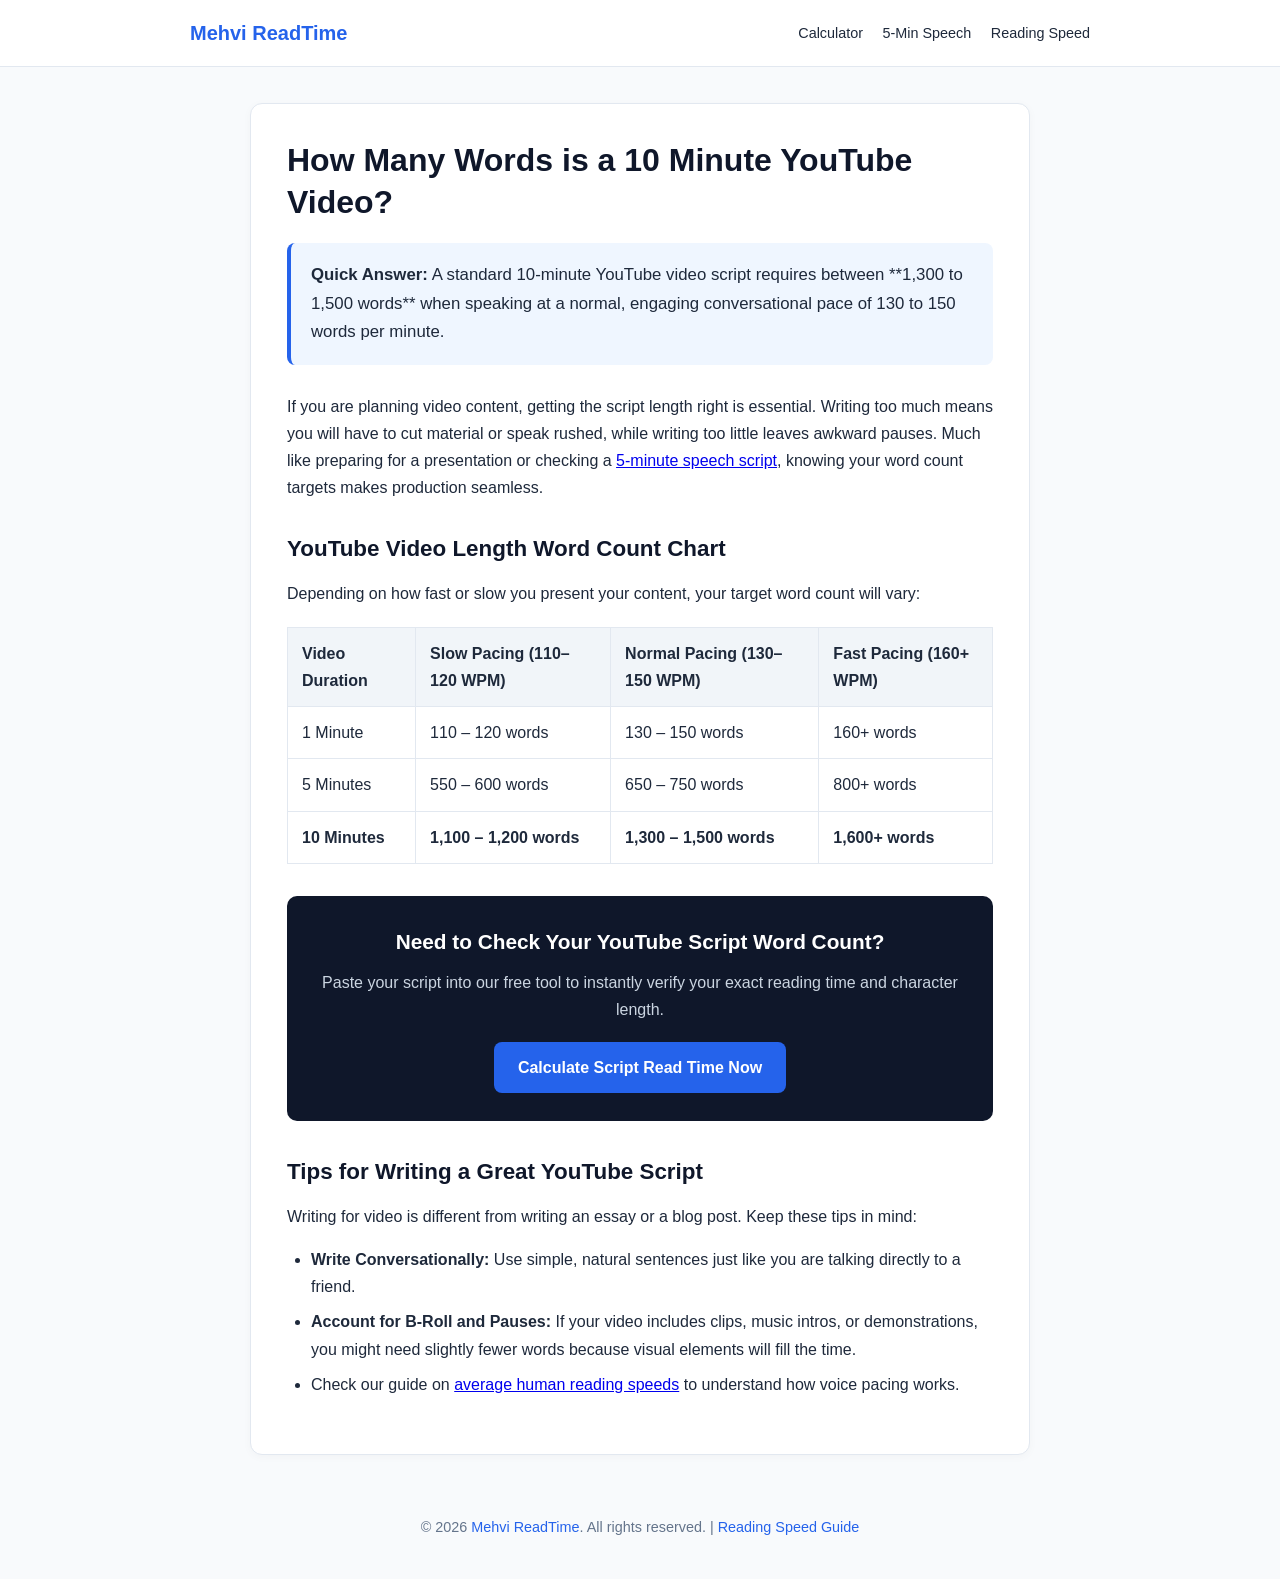
<file: 10-minute-youtube-video-words.html>
<!DOCTYPE html>
<html lang="en">
<head>
  <meta charset="UTF-8" />
  <meta name="viewport" content="width=device-width, initial-scale=1.0" />
  <title>How Many Words is a 10 Minute YouTube Video? (Script Guide)</title>
  <meta name="description" content="Find out how many words you need for a 10-minute YouTube video script. Learn ideal speaking rates, pacing tips, and calculate your word count instantly." />
  <link rel="canonical" href="https://mehvireadtime.online/10-minute-youtube-video-words.html" />
  <meta name="robots" content="index, follow" />

  <!-- Open Graph / Social Meta -->
  <meta property="og:title" content="How Many Words is a 10 Minute YouTube Video?" />
  <meta property="og:description" content="Planning a YouTube video? Discover the exact word count required for a 10-minute script based on professional speaking speeds." />
  <meta property="og:url" content="https://mehvireadtime.online/10-minute-youtube-video-words.html" />
  <meta property="og:type" content="article" />

  <!-- FAQ Schema for Google Rich Snippets -->
  <script type="application/ld+json">
  {
    "@context": "https://schema.org",
    "@type": "FAQPage",
    "mainEntity": [
      {
        "@type": "Question",
        "name": "How many words is a 10 minute YouTube video?",
        "acceptedAnswer": {
          "@type": "Answer",
          "text": "A 10-minute YouTube video typically requires between 1,300 to 1,500 words when speaking at a normal, engaging pace of about 130 to 150 words per minute."
        }
      },
      {
        "@type": "Question",
        "name": "How many words per minute do YouTubers speak?",
        "acceptedAnswer": {
          "@type": "Answer",
          "text": "Most successful content creators and YouTubers speak at an average rate of 130 to 150 words per minute to keep viewers interested without sounding rushed."
        }
      },
      {
        "@type": "Question",
        "name": "Does a fast speaker need more words for a 10-minute video?",
        "acceptedAnswer": {
          "@type": "Answer",
          "text": "Yes, fast speakers or energetic presenters might use up to 1,600 to 1,800 words for 10 minutes, while slower, more dramatic pacing might only require 1,100 to 1,200 words."
        }
      }
    ]
  }
  </script>

  <style>
    :root {
      --primary: #2563eb;
      --primary-dark: #1d4ed8;
      --bg: #f8fafc;
      --card: #ffffff;
      --text: #1e293b;
      --muted: #64748b;
      --border: #e2e8f0;
    }
    * { box-sizing: border-box; margin: 0; padding: 0; }
    body {
      font-family: -apple-system, BlinkMacSystemFont, "Segoe UI", Roboto, sans-serif;
      background-color: var(--bg);
      color: var(--text);
      line-height: 1.7;
    }
    header {
      background: var(--card);
      border-bottom: 1px solid var(--border);
      padding: 16px 24px;
    }
    .nav-container {
      max-width: 900px;
      margin: 0 auto;
      display: flex;
      justify-content: space-between;
      align-items: center;
    }
    .logo {
      font-size: 1.25rem;
      font-weight: 700;
      color: var(--primary);
      text-decoration: none;
    }
    .nav-links a {
      margin-left: 15px;
      text-decoration: none;
      color: var(--text);
      font-weight: 500;
      font-size: 0.9rem;
    }
    .nav-links a:hover { color: var(--primary); }
    main {
      max-width: 820px;
      margin: 36px auto;
      padding: 0 20px;
    }
    .article-card {
      background: var(--card);
      border: 1px solid var(--border);
      border-radius: 12px;
      padding: 36px;
      box-shadow: 0 2px 10px rgba(0,0,0,0.03);
    }
    h1 {
      font-size: 2rem;
      line-height: 1.3;
      margin-bottom: 16px;
      color: #0f172a;
    }
    .answer-box {
      background: #eff6ff;
      border-left: 4px solid var(--primary);
      padding: 18px 20px;
      border-radius: 8px;
      margin: 20px 0 28px;
      font-size: 1.05rem;
    }
    h2 {
      font-size: 1.4rem;
      margin: 28px 0 12px;
      color: #0f172a;
    }
    p { margin-bottom: 16px; }
    table {
      width: 100%;
      border-collapse: collapse;
      margin: 20px 0 28px;
    }
    th, td {
      border: 1px solid var(--border);
      padding: 12px 14px;
      text-align: left;
    }
    th {
      background: #f1f5f9;
      font-weight: 600;
    }
    .cta-box {
      background: #0f172a;
      color: #ffffff;
      padding: 28px;
      border-radius: 10px;
      text-align: center;
      margin: 32px 0;
    }
    .cta-box h3 {
      font-size: 1.3rem;
      margin-bottom: 10px;
    }
    .cta-box p {
      color: #cbd5e1;
      margin-bottom: 18px;
    }
    .cta-btn {
      display: inline-block;
      background: var(--primary);
      color: #ffffff;
      padding: 12px 24px;
      border-radius: 8px;
      text-decoration: none;
      font-weight: 600;
    }
    .cta-btn:hover { background: var(--primary-dark); }
    ul {
      margin: 12px 0 20px 24px;
    }
    li { margin-bottom: 8px; }
    footer {
      text-align: center;
      padding: 24px;
      color: var(--muted);
      font-size: 0.9rem;
    }
    footer a { color: var(--primary); text-decoration: none; }
  </style>
</head>
<body>

  <header>
    <div class="nav-container">
      <a href="/" class="logo">Mehvi ReadTime</a>
      <nav class="nav-links">
        <a href="/">Calculator</a>
        <a href="/5-minute-speech-words.html">5-Min Speech</a>
        <a href="/average-reading-speed.html">Reading Speed</a>
      </nav>
    </div>
  </header>

  <main>
    <article class="article-card">
      <h1>How Many Words is a 10 Minute YouTube Video?</h1>

      <div class="answer-box">
        <strong>Quick Answer:</strong> A standard 10-minute YouTube video script requires between **1,300 to 1,500 words** when speaking at a normal, engaging conversational pace of 130 to 150 words per minute.
      </div>

      <p>If you are planning video content, getting the script length right is essential. Writing too much means you will have to cut material or speak rushed, while writing too little leaves awkward pauses. Much like preparing for a presentation or checking a <a href="/5-minute-speech-words.html">5-minute speech script</a>, knowing your word count targets makes production seamless.</p>

      <h2>YouTube Video Length Word Count Chart</h2>
      <p>Depending on how fast or slow you present your content, your target word count will vary:</p>

      <table>
        <thead>
          <tr>
            <th>Video Duration</th>
            <th>Slow Pacing (110–120 WPM)</th>
            <th>Normal Pacing (130–150 WPM)</th>
            <th>Fast Pacing (160+ WPM)</th>
          </tr>
        </thead>
        <tbody>
          <tr>
            <td>1 Minute</td>
            <td>110 – 120 words</td>
            <td>130 – 150 words</td>
            <td>160+ words</td>
          </tr>
          <tr>
            <td>5 Minutes</td>
            <td>550 – 600 words</td>
            <td>650 – 750 words</td>
            <td>800+ words</td>
          </tr>
          <tr>
            <td><strong>10 Minutes</strong></td>
            <td><strong>1,100 – 1,200 words</strong></td>
            <td><strong>1,300 – 1,500 words</strong></td>
            <td><strong>1,600+ words</strong></td>
          </tr>
        </tbody>
      </table>

      <div class="cta-box">
        <h3>Need to Check Your YouTube Script Word Count?</h3>
        <p>Paste your script into our free tool to instantly verify your exact reading time and character length.</p>
        <a href="/" class="cta-btn">Calculate Script Read Time Now</a>
      </div>

      <h2>Tips for Writing a Great YouTube Script</h2>
      <p>Writing for video is different from writing an essay or a blog post. Keep these tips in mind:</p>
      <ul>
        <li><strong>Write Conversationally:</strong> Use simple, natural sentences just like you are talking directly to a friend.</li>
        <li><strong>Account for B-Roll and Pauses:</strong> If your video includes clips, music intros, or demonstrations, you might need slightly fewer words because visual elements will fill the time.</li>
        <li>Check our guide on <a href="/average-reading-speed.html">average human reading speeds</a> to understand how voice pacing works.</li>
      </ul>
    </article>
  </main>

  <footer>
    <p>&copy; 2026 <a href="/">Mehvi ReadTime</a>. All rights reserved. | <a href="/average-reading-speed.html">Reading Speed Guide</a></p>
  </footer>

</body>
</html>
</file>
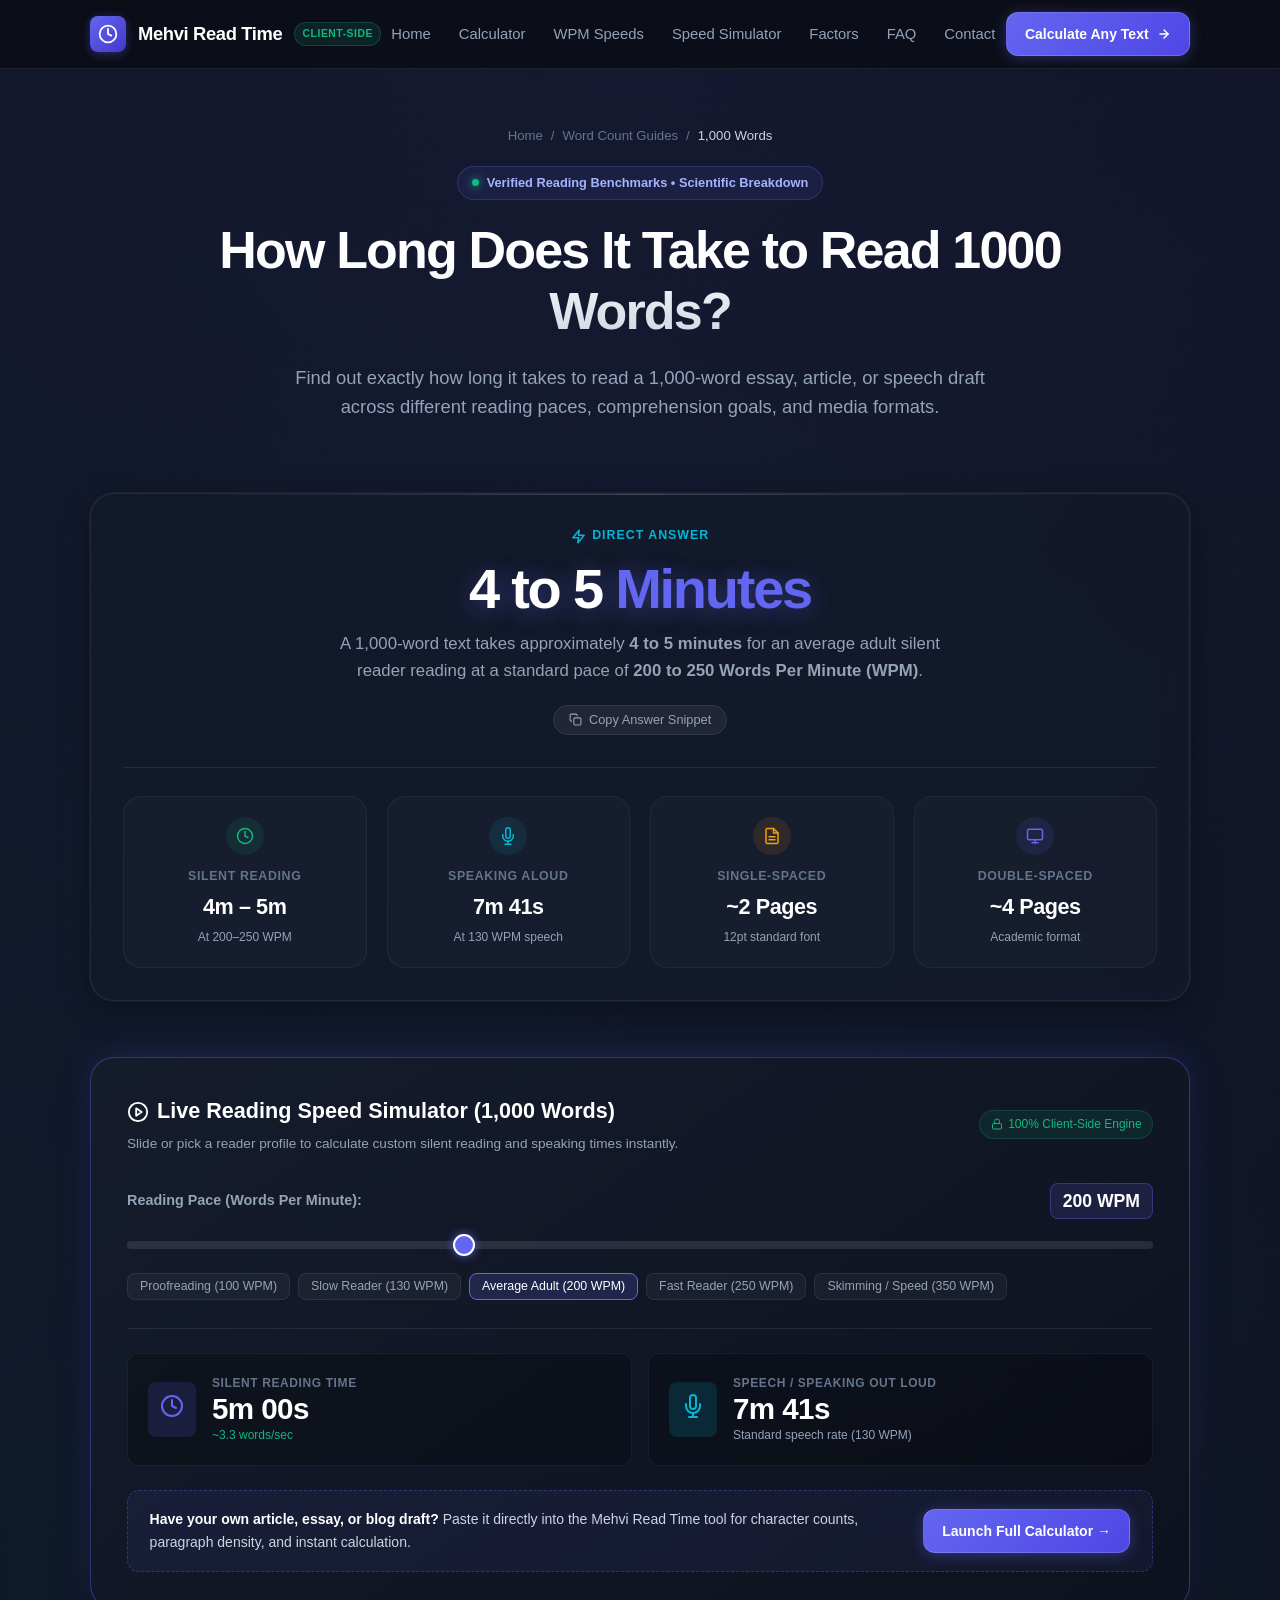
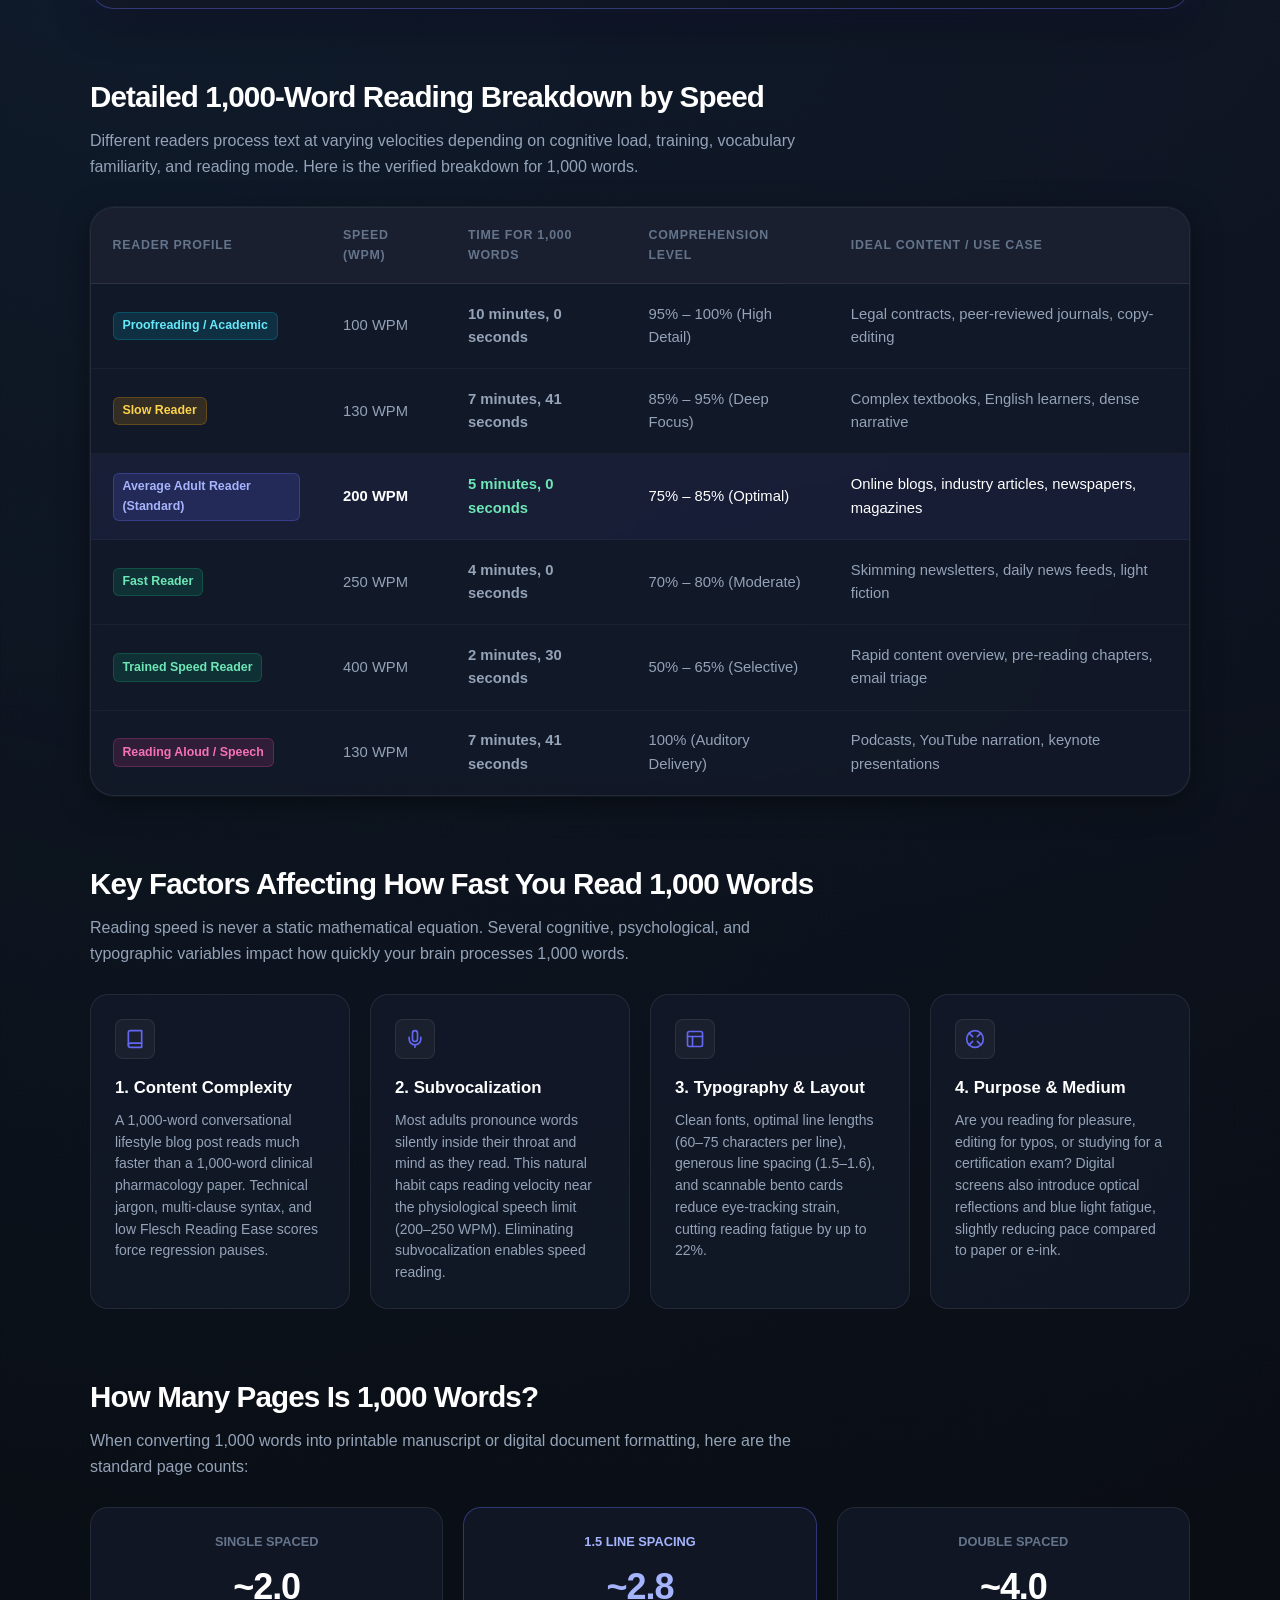
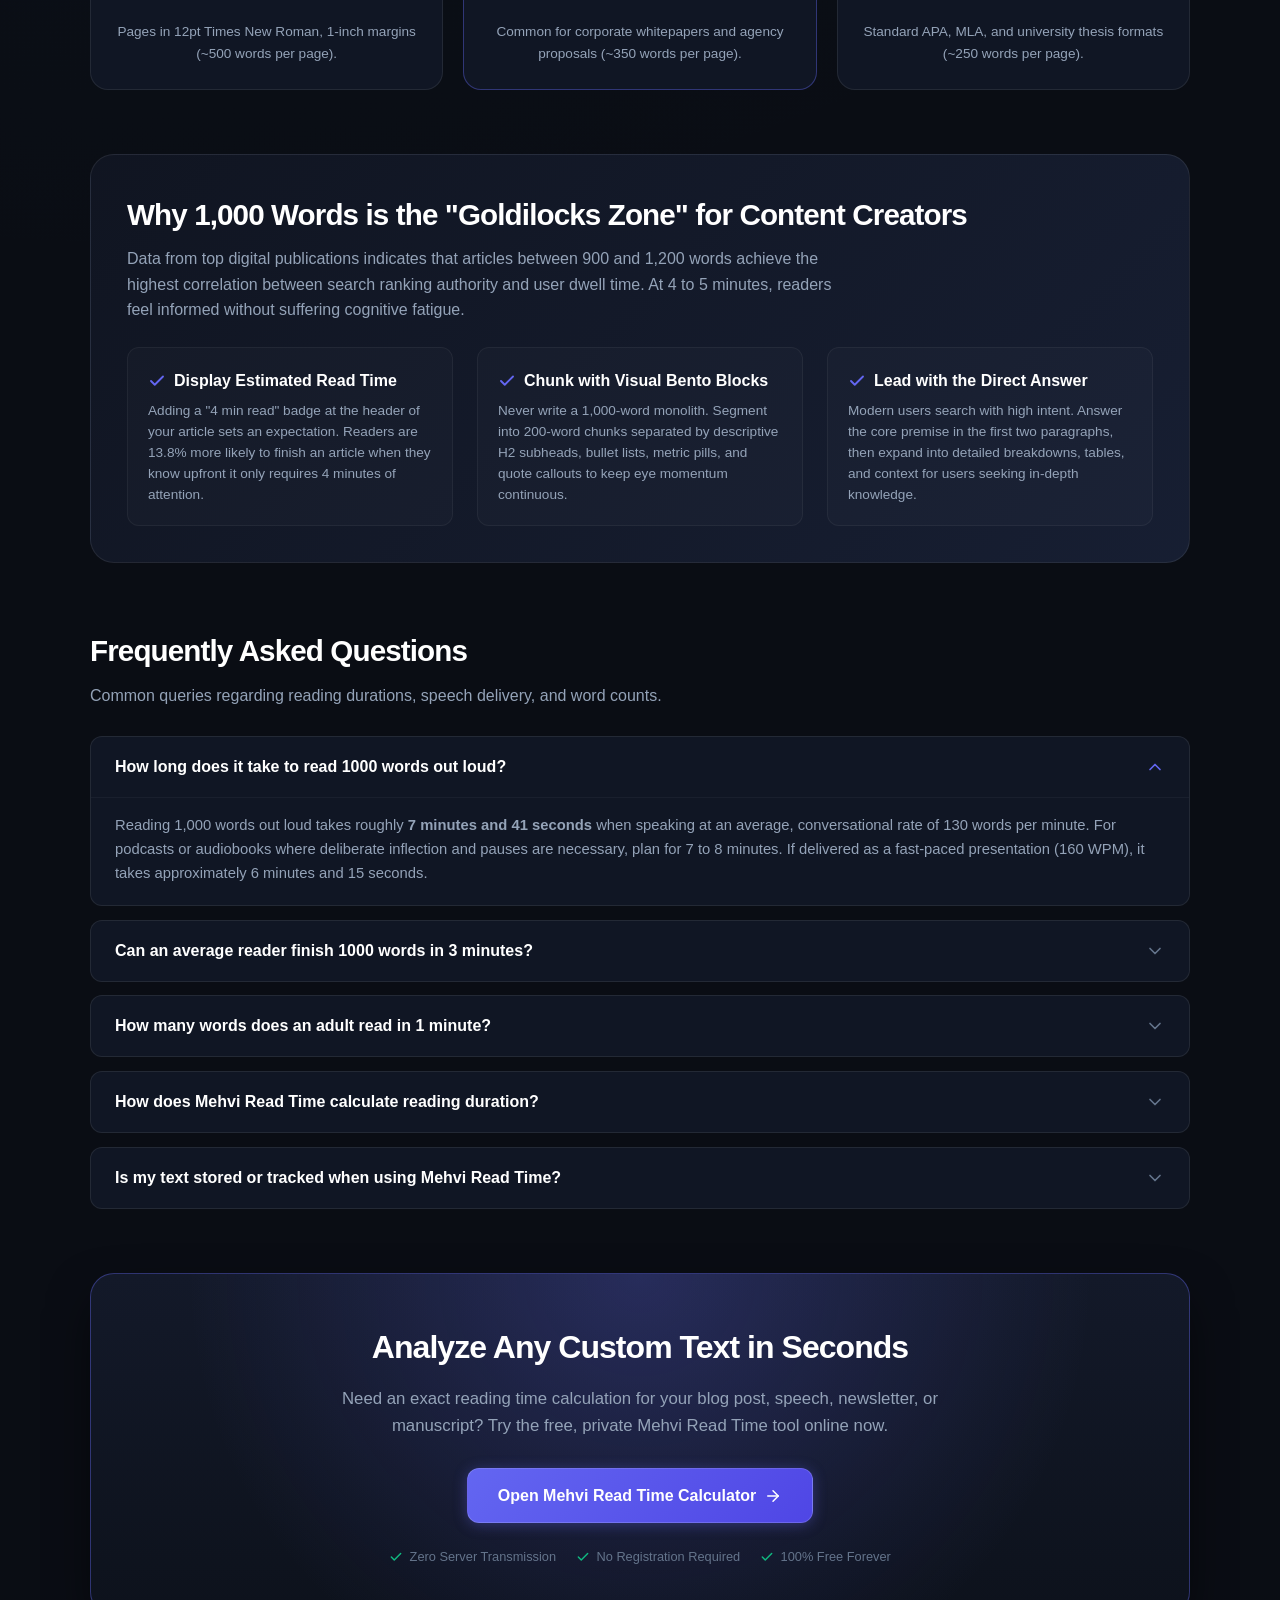
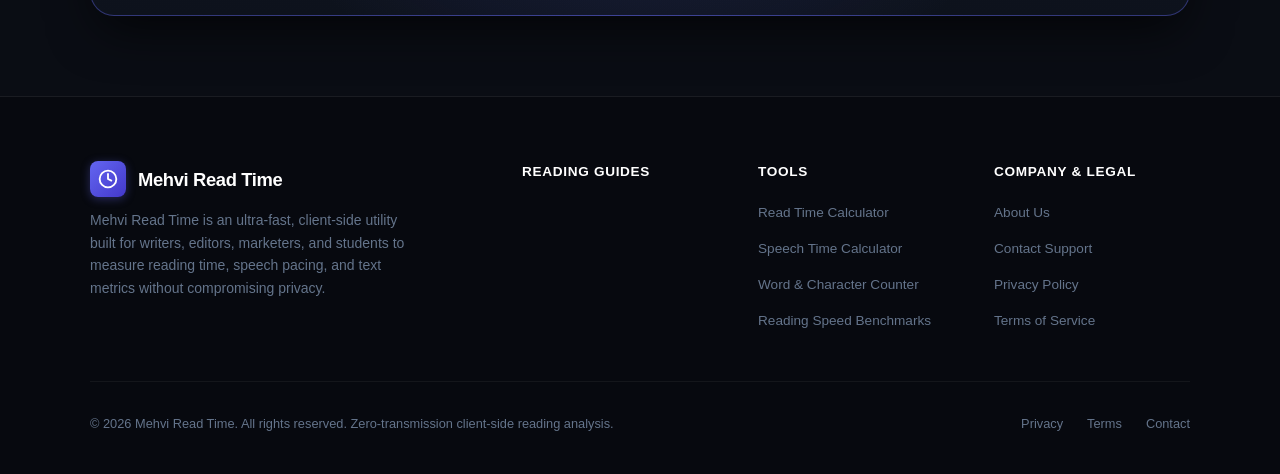
<file: 1000words.html>
<!DOCTYPE html>
<html lang="en">
<head>
  <meta charset="UTF-8">
  <meta name="viewport" content="width=device-width, initial-scale=1.0">
  <title>How Long Does It Take to Read 1000 Words? — Mehvi Read Time</title>
  <meta name="description" content="Find out exactly how long it takes to read 1,000 words. Average reading speed breakdowns for adults, slow readers, and fast readers with WPM calculations.">
  <link rel="canonical" href="https://mehvireadtime.online/1000words.html">
<meta name="robots" content="index, follow">
  <!-- Open Graph / Facebook -->
  <meta property="og:type" content="article">
  <meta property="og:url" content="https://mehvireadtime.online/1000words.html">
  <meta property="og:title" content="How Long Does It Take to Read 1000 Words? — Mehvi Read Time">
  <meta property="og:description" content="Find out exactly how long it takes to read 1,000 words. Average reading speed breakdowns for adults, slow readers, and fast readers with WPM calculations.">
  <meta property="og:site_name" content="Mehvi Read Time">

  <!-- Twitter Cards -->
  <meta name="twitter:card" content="summary_large_image">
  <meta name="twitter:title" content="How Long Does It Take to Read 1000 Words? — Mehvi Read Time">
  <meta name="twitter:description" content="Find out exactly how long it takes to read 1,000 words. Average reading speed breakdowns for adults, slow readers, and fast readers with WPM calculations.">

  <!-- Favicon SVG inline -->
  <link rel="icon" type="image/svg+xml" href="data:image/svg+xml,%3Csvg xmlns='http://www.w3.org/2000/svg' viewBox='0 0 24 24' fill='none' stroke='%236366f1' stroke-width='2' stroke-linecap='round' stroke-linejoin='round'%3E%3Ccircle cx='12' cy='12' r='10'/%3E%3Cpolyline points='12 6 12 12 16 14'/%3E%3C/svg%3E">

  <!-- Schema.org JSON-LD Structured Data for Google Rich Snippets -->
  <script type="application/ld+json">
  {
    "@context": "https://schema.org",
    "@graph": [
      {
        "@type": "Article",
        "@id": "https://mehvireadtime.online/href="1000words.html"#article",
        "isPartOf": {
          "@type": "WebPage",
          "@id": "https://mehvireadtime.online/href="1000words.html""
        },
        "headline": "How Long Does It Take to Read 1000 Words?",
        "description": "Find out exactly how long it takes to read 1,000 words. Average reading speed breakdowns for adults, slow readers, and fast readers with WPM calculations.",
        "inLanguage": "en-US",
        "publisher": {
          "@type": "Organization",
          "name": "Mehvi Read Time",
          "url": "https://mehvireadtime.online/"
        },
        "datePublished": "2026-11-01T08:00:00+00:00",
        "dateModified": "2026-11-01T08:00:00+00:00"
      },
      {
        "@type": "BreadcrumbList",
        "itemListElement": [
          {
            "@type": "ListItem",
            "position": 1,
            "name": "Home",
            "item": "https://mehvireadtime.online/"
          },
          {
            "@type": "ListItem",
            "position": 2,
            "name": "Word Count Guides",
            "item": "https://mehvireadtime.online/#guides"
          },
          {
            "@type": "ListItem",
            "position": 3,
            "name": "1,000 Words Read Time",
            "item": "https://mehvireadtime.online/href="1000words.html""
          }
        ]
      },
      {
        "@type": "FAQPage",
        "mainEntity": [
          {
            "@type": "Question",
            "name": "How long does it take to read 1000 words?",
            "acceptedAnswer": {
              "@type": "Answer",
              "text": "For the average adult silent reader (reading at 200 to 250 words per minute), it takes approximately 4 to 5 minutes to read 1,000 words. Slow readers reading at 130 WPM take 7 minutes and 41 seconds, while speech or reading aloud takes around 7 minutes and 41 seconds."
            }
          },
          {
            "@type": "Question",
            "name": "How long does it take to read 1000 words out loud?",
            "acceptedAnswer": {
              "@type": "Answer",
              "text": "Reading 1,000 words out loud takes approximately 7 minutes and 41 seconds at a comfortable, natural speaking pace of 130 words per minute (WPM). If spoken rapidly at 160 WPM, it takes about 6 minutes and 15 seconds."
            }
          },
          {
            "@type": "Question",
            "name": "How many pages is 1000 words?",
            "acceptedAnswer": {
              "@type": "Answer",
              "text": "A 1,000-word document is approximately 2 pages single-spaced or 4 pages double-spaced when using standard 12pt Times New Roman or Arial font with 1-inch margins."
            }
          },
          {
            "@type": "Question",
            "name": "Can you read 1000 words in 3 minutes?",
            "acceptedAnswer": {
              "@type": "Answer",
              "text": "Reading 1,000 words in 3 minutes requires a speed of approximately 333 words per minute (WPM). This is achievable for skilled speed readers or when skimming familiar, low-complexity content, but average readers will miss nuances at this pace."
            }
          },
          {
            "@type": "Question",
            "name": "How does Mehvi Read Time calculate reading time?",
            "acceptedAnswer": {
              "@type": "Answer",
              "text": "Mehvi Read Time uses industry-standard baseline speeds (default 200 WPM for silent reading, 130 WPM for speech), analyzing exact word tokens client-side in browser memory with zero server data transmission."
            }
          }
        ]
      }
    ]
  }
  </script>

  <style>
    /* -------------------------------------------------------------
       VANILLA CSS3 DESIGN SYSTEM - MEHVI READ TIME BRAND THEME
       Sleek, High-Converting Bento Aesthetics with Dark Modern Palette
       ------------------------------------------------------------- */
    :root {
      --bg-base: #0a0d14;
      --bg-surface: #111622;
      --bg-surface-elevated: #161c2c;
      --bg-card: rgba(19, 26, 42, 0.75);
      --bg-card-hover: rgba(27, 36, 58, 0.85);
      --border-subtle: rgba(255, 255, 255, 0.08);
      --border-strong: rgba(255, 255, 255, 0.16);
      --border-accent: rgba(99, 102, 241, 0.4);
      
      --primary: #6366f1;
      --primary-hover: #4f46e5;
      --primary-glow: rgba(99, 102, 241, 0.35);
      --accent-cyan: #06b6d4;
      --accent-emerald: #10b981;
      --accent-amber: #f59e0b;
      
      --text-primary: #f8fafc;
      --text-secondary: #94a3b8;
      --text-muted: #64748b;
      
      --radius-sm: 8px;
      --radius-md: 12px;
      --radius-lg: 18px;
      --radius-xl: 24px;
      
      --font-sans: -apple-system, BlinkMacSystemFont, "Segoe UI", Roboto, "Helvetica Neue", Arial, sans-serif;
      --shadow-bento: 0 8px 32px -4px rgba(0, 0, 0, 0.5), 0 0 0 1px rgba(255, 255, 255, 0.06);
      --shadow-glow: 0 0 40px -10px var(--primary-glow);
    }

    *, *::before, *::after {
      box-sizing: border-box;
      margin: 0;
      padding: 0;
    }

    html {
      scroll-behavior: smooth;
      font-size: 16px;
      background-color: var(--bg-base);
      color: var(--text-primary);
      font-family: var(--font-sans);
      -webkit-font-smoothing: antialiased;
      -moz-osx-font-smoothing: grayscale;
    }

    body {
      min-height: 100vh;
      display: flex;
      flex-direction: column;
      overflow-x: hidden;
      line-height: 1.6;
      background: radial-gradient(circle at 50% 0%, rgba(99, 102, 241, 0.12) 0%, transparent 60%),
                  radial-gradient(circle at 10% 30%, rgba(6, 182, 212, 0.05) 0%, transparent 50%),
                  var(--bg-base);
    }

    a {
      color: inherit;
      text-decoration: none;
    }

    button {
      font-family: inherit;
      cursor: pointer;
      border: none;
      outline: none;
    }

    /* Container */
    .container {
      width: 100%;
      max-width: 1140px;
      margin-left: auto;
      margin-right: auto;
      padding-left: 1.25rem;
      padding-right: 1.25rem;
    }

    /* -------------------------------------------------------------
       HEADER & NAVIGATION
       ------------------------------------------------------------- */
    .site-header {
      position: sticky;
      top: 0;
      z-index: 50;
      backdrop-filter: blur(16px);
      -webkit-backdrop-filter: blur(16px);
      background-color: rgba(10, 13, 20, 0.82);
      border-bottom: 1px solid var(--border-subtle);
      transition: border-color 0.2s ease;
    }

    .nav-inner {
      display: flex;
      align-items: center;
      justify-content: space-between;
      height: 4.25rem;
    }

    .brand-logo {
      display: flex;
      align-items: center;
      gap: 0.75rem;
      font-weight: 700;
      font-size: 1.15rem;
      letter-spacing: -0.02em;
      color: #fff;
    }

    .logo-icon {
      width: 36px;
      height: 36px;
      border-radius: var(--radius-sm);
      background: linear-gradient(135deg, var(--primary) 0%, #4338ca 100%);
      display: flex;
      align-items: center;
      justify-content: center;
      box-shadow: 0 2px 10px var(--primary-glow);
    }

    .logo-icon svg {
      width: 20px;
      height: 20px;
      stroke: #fff;
    }

    .brand-tag {
      font-size: 0.65rem;
      font-weight: 600;
      text-transform: uppercase;
      letter-spacing: 0.05em;
      padding: 0.15rem 0.45rem;
      border-radius: 9999px;
      background: rgba(16, 185, 129, 0.12);
      color: var(--accent-emerald);
      border: 1px solid rgba(16, 185, 129, 0.25);
    }

    .nav-links {
      display: none;
      align-items: center;
      gap: 1.75rem;
      list-style: none;
    }

    .nav-link {
      font-size: 0.925rem;
      font-weight: 500;
      color: var(--text-secondary);
      transition: color 0.15s ease;
    }

    .nav-link:hover {
      color: #fff;
    }

    .nav-actions {
      display: flex;
      align-items: center;
      gap: 0.75rem;
    }

    .btn {
      display: inline-flex;
      align-items: center;
      justify-content: center;
      gap: 0.5rem;
      font-weight: 600;
      font-size: 0.875rem;
      padding: 0.6rem 1.15rem;
      border-radius: var(--radius-md);
      transition: all 0.2s cubic-bezier(0.16, 1, 0.3, 1);
    }

    .btn-primary {
      background: linear-gradient(135deg, var(--primary) 0%, #4f46e5 100%);
      color: #fff;
      box-shadow: 0 2px 14px var(--primary-glow);
      border: 1px solid rgba(255, 255, 255, 0.15);
    }

    .btn-primary:hover {
      transform: translateY(-1px);
      box-shadow: 0 4px 20px rgba(99, 102, 241, 0.5);
    }

    .btn-secondary {
      background: rgba(255, 255, 255, 0.05);
      color: var(--text-primary);
      border: 1px solid var(--border-subtle);
    }

    .btn-secondary:hover {
      background: rgba(255, 255, 255, 0.09);
      border-color: var(--border-strong);
    }

    .mobile-menu-btn {
      display: flex;
      align-items: center;
      justify-content: center;
      width: 40px;
      height: 40px;
      background: rgba(255, 255, 255, 0.04);
      border: 1px solid var(--border-subtle);
      border-radius: var(--radius-sm);
      color: var(--text-primary);
    }

    .mobile-drawer {
      display: none;
      background: var(--bg-surface);
      border-bottom: 1px solid var(--border-subtle);
      padding: 1.25rem;
    }

    .mobile-drawer.active {
      display: block;
    }

    .mobile-drawer a {
      display: block;
      padding: 0.75rem 0;
      color: var(--text-secondary);
      font-size: 1rem;
      font-weight: 500;
      border-bottom: 1px solid rgba(255, 255, 255, 0.04);
    }

    .mobile-drawer a:last-child {
      border-bottom: none;
    }

    @media (min-width: 860px) {
      .nav-links {
        display: flex;
      }
      .mobile-menu-btn {
        display: none;
      }
    }

    /* -------------------------------------------------------------
       BREADCRUMB & HERO HEADER
       ------------------------------------------------------------- */
    .hero-section {
      padding-top: 3.5rem;
      padding-bottom: 2.5rem;
      text-align: center;
    }

    .breadcrumbs {
      display: flex;
      align-items: center;
      justify-content: center;
      gap: 0.5rem;
      font-size: 0.825rem;
      color: var(--text-muted);
      margin-bottom: 1.25rem;
    }

    .breadcrumbs a:hover {
      color: var(--primary);
    }

    .badge-pill {
      display: inline-flex;
      align-items: center;
      gap: 0.5rem;
      padding: 0.35rem 0.85rem;
      border-radius: 9999px;
      background: rgba(99, 102, 241, 0.1);
      border: 1px solid rgba(99, 102, 241, 0.25);
      color: #a5b4fc;
      font-size: 0.8rem;
      font-weight: 600;
      margin-bottom: 1.25rem;
    }

    .badge-pill .pulse-dot {
      width: 7px;
      height: 7px;
      border-radius: 50%;
      background-color: var(--accent-emerald);
      box-shadow: 0 0 8px var(--accent-emerald);
    }

    .hero-title {
      font-size: 2.35rem;
      font-weight: 800;
      letter-spacing: -0.035em;
      line-height: 1.18;
      max-width: 850px;
      margin: 0 auto 1.25rem;
      background: linear-gradient(180deg, #ffffff 30%, #cbd5e1 100%);
      -webkit-background-clip: text;
      -webkit-text-fill-color: transparent;
    }

    .hero-lead {
      font-size: 1.15rem;
      color: var(--text-secondary);
      max-width: 700px;
      margin: 0 auto;
      font-weight: 400;
    }

    @media (min-width: 768px) {
      .hero-title {
        font-size: 3.25rem;
      }
    }

    /* -------------------------------------------------------------
       DIRECT ANSWER BENTO HERO BOX
       ------------------------------------------------------------- */
    .answer-bento {
      margin-top: 2rem;
      margin-bottom: 3.5rem;
    }

    .bento-card {
      background: var(--bg-card);
      border: 1px solid var(--border-subtle);
      border-radius: var(--radius-xl);
      padding: 2rem;
      box-shadow: var(--shadow-bento);
      backdrop-filter: blur(12px);
      -webkit-backdrop-filter: blur(12px);
      position: relative;
      overflow: hidden;
      transition: border-color 0.2s ease, box-shadow 0.2s ease;
    }

    .bento-card::before {
      content: "";
      position: absolute;
      top: 0;
      left: 10%;
      right: 10%;
      height: 1px;
      background: linear-gradient(90deg, transparent, rgba(255, 255, 255, 0.2), transparent);
    }

    .direct-answer-header {
      display: flex;
      flex-direction: column;
      align-items: center;
      text-align: center;
      padding-bottom: 2rem;
      border-bottom: 1px solid var(--border-subtle);
      position: relative;
    }

    .answer-tag {
      font-size: 0.775rem;
      font-weight: 700;
      text-transform: uppercase;
      letter-spacing: 0.08em;
      color: var(--accent-cyan);
      margin-bottom: 0.5rem;
      display: flex;
      align-items: center;
      gap: 0.4rem;
    }

    .direct-answer-time {
      font-size: 3.5rem;
      font-weight: 900;
      letter-spacing: -0.04em;
      line-height: 1;
      margin: 0.4rem 0;
      color: #ffffff;
      text-shadow: 0 4px 24px rgba(99, 102, 241, 0.4);
    }

    .direct-answer-time span {
      color: var(--primary);
    }

    .direct-answer-desc {
      font-size: 1.05rem;
      color: var(--text-secondary);
      max-width: 620px;
      margin: 0.5rem auto 1.25rem;
    }

    .copy-chip-btn {
      display: inline-flex;
      align-items: center;
      gap: 0.45rem;
      padding: 0.4rem 0.9rem;
      border-radius: 9999px;
      background: rgba(255, 255, 255, 0.06);
      border: 1px solid var(--border-subtle);
      color: var(--text-secondary);
      font-size: 0.8rem;
      font-weight: 500;
      transition: all 0.15s ease;
    }

    .copy-chip-btn:hover {
      background: rgba(255, 255, 255, 0.12);
      color: #fff;
      border-color: var(--border-strong);
    }

    /* Key Metrics 4-Grid */
    .bento-metrics-grid {
      display: grid;
      grid-template-columns: repeat(2, 1fr);
      gap: 1.25rem;
      padding-top: 1.75rem;
    }

    @media (min-width: 768px) {
      .bento-metrics-grid {
        grid-template-columns: repeat(4, 1fr);
      }
    }

    .metric-cell {
      background: rgba(255, 255, 255, 0.02);
      border: 1px solid rgba(255, 255, 255, 0.05);
      border-radius: var(--radius-lg);
      padding: 1.25rem;
      text-align: center;
      transition: transform 0.2s ease, background 0.2s ease;
    }

    .metric-cell:hover {
      transform: translateY(-2px);
      background: rgba(255, 255, 255, 0.04);
      border-color: rgba(255, 255, 255, 0.1);
    }

    .metric-icon-wrap {
      width: 38px;
      height: 38px;
      border-radius: 50%;
      margin: 0 auto 0.75rem;
      display: flex;
      align-items: center;
      justify-content: center;
      background: rgba(99, 102, 241, 0.1);
      color: var(--primary);
    }

    .metric-cell.accent-cyan .metric-icon-wrap {
      background: rgba(6, 182, 212, 0.1);
      color: var(--accent-cyan);
    }

    .metric-cell.accent-emerald .metric-icon-wrap {
      background: rgba(16, 185, 129, 0.1);
      color: var(--accent-emerald);
    }

    .metric-cell.accent-amber .metric-icon-wrap {
      background: rgba(245, 158, 11, 0.1);
      color: var(--accent-amber);
    }

    .metric-label {
      font-size: 0.775rem;
      text-transform: uppercase;
      letter-spacing: 0.05em;
      color: var(--text-muted);
      font-weight: 600;
      margin-bottom: 0.25rem;
    }

    .metric-val {
      font-size: 1.35rem;
      font-weight: 800;
      color: #fff;
      letter-spacing: -0.02em;
    }

    .metric-sub {
      font-size: 0.75rem;
      color: var(--text-secondary);
      margin-top: 0.2rem;
    }

    /* -------------------------------------------------------------
       INTERACTIVE WPM SIMULATOR MINI-WIDGET
       ------------------------------------------------------------- */
    .widget-container {
      margin-bottom: 4rem;
    }

    .interactive-card {
      background: linear-gradient(145deg, rgba(22, 28, 44, 0.95), rgba(14, 18, 30, 0.95));
      border: 1px solid var(--border-accent);
      border-radius: var(--radius-xl);
      padding: 2.25rem;
      box-shadow: 0 16px 40px -10px rgba(0, 0, 0, 0.6), var(--shadow-glow);
      position: relative;
    }

    .widget-header {
      display: flex;
      flex-direction: column;
      gap: 0.5rem;
      margin-bottom: 1.75rem;
    }

    @media (min-width: 640px) {
      .widget-header {
        flex-direction: row;
        align-items: center;
        justify-content: space-between;
      }
    }

    .widget-title {
      font-size: 1.35rem;
      font-weight: 700;
      color: #fff;
      display: flex;
      align-items: center;
      gap: 0.5rem;
    }

    .privacy-badge {
      display: inline-flex;
      align-items: center;
      gap: 0.35rem;
      font-size: 0.75rem;
      color: var(--accent-emerald);
      background: rgba(16, 185, 129, 0.1);
      padding: 0.25rem 0.65rem;
      border-radius: 9999px;
      border: 1px solid rgba(16, 185, 129, 0.2);
    }

    .slider-box {
      margin-bottom: 1.5rem;
    }

    .slider-info {
      display: flex;
      justify-content: space-between;
      align-items: center;
      margin-bottom: 0.75rem;
    }

    .slider-info label {
      font-size: 0.9rem;
      font-weight: 600;
      color: var(--text-secondary);
    }

    .current-wpm-pill {
      font-size: 1.1rem;
      font-weight: 800;
      color: #fff;
      background: rgba(99, 102, 241, 0.15);
      border: 1px solid rgba(99, 102, 241, 0.35);
      padding: 0.2rem 0.75rem;
      border-radius: var(--radius-sm);
    }

    input[type="range"] {
      -webkit-appearance: none;
      width: 100%;
      height: 8px;
      border-radius: 4px;
      background: rgba(255, 255, 255, 0.1);
      outline: none;
      transition: background 0.15s;
    }

    input[type="range"]::-webkit-slider-thumb {
      -webkit-appearance: none;
      appearance: none;
      width: 22px;
      height: 22px;
      border-radius: 50%;
      background: #6366f1;
      cursor: pointer;
      box-shadow: 0 0 10px rgba(99, 102, 241, 0.8);
      border: 2px solid #ffffff;
      transition: transform 0.1s ease;
    }

    input[type="range"]::-webkit-slider-thumb:hover {
      transform: scale(1.15);
    }

    /* Preset speed chips */
    .speed-chips {
      display: flex;
      flex-wrap: wrap;
      gap: 0.5rem;
      margin-top: 1rem;
    }

    .speed-chip {
      font-size: 0.775rem;
      padding: 0.35rem 0.75rem;
      border-radius: var(--radius-sm);
      background: rgba(255, 255, 255, 0.04);
      color: var(--text-secondary);
      border: 1px solid var(--border-subtle);
      transition: all 0.15s ease;
    }

    .speed-chip:hover, .speed-chip.active {
      background: rgba(99, 102, 241, 0.18);
      color: #fff;
      border-color: var(--primary);
    }

    .widget-live-output {
      display: grid;
      grid-template-columns: 1fr;
      gap: 1rem;
      margin-top: 1.75rem;
      padding-top: 1.5rem;
      border-top: 1px solid var(--border-subtle);
    }

    @media (min-width: 640px) {
      .widget-live-output {
        grid-template-columns: 1fr 1fr;
      }
    }

    .live-time-card {
      background: rgba(0, 0, 0, 0.25);
      border: 1px solid rgba(255, 255, 255, 0.06);
      border-radius: var(--radius-md);
      padding: 1.25rem;
      display: flex;
      align-items: center;
      gap: 1rem;
    }

    .live-time-val {
      font-size: 1.85rem;
      font-weight: 800;
      color: #fff;
      line-height: 1.1;
      letter-spacing: -0.02em;
    }

    .widget-cta-bar {
      margin-top: 1.5rem;
      background: rgba(99, 102, 241, 0.08);
      border: 1px dashed rgba(99, 102, 241, 0.35);
      border-radius: var(--radius-md);
      padding: 1.1rem 1.35rem;
      display: flex;
      flex-direction: column;
      gap: 0.85rem;
      align-items: flex-start;
      justify-content: space-between;
    }

    @media (min-width: 720px) {
      .widget-cta-bar {
        flex-direction: row;
        align-items: center;
      }
    }

    .widget-cta-text {
      font-size: 0.875rem;
      color: #cbd5e1;
    }

    .widget-cta-text strong {
      color: #fff;
    }

    /* -------------------------------------------------------------
       SPEED BREAKDOWN TABLE & BENTO COMPARISON
       ------------------------------------------------------------- */
    .section-wrap {
      margin-bottom: 4rem;
    }

    .section-header {
      margin-bottom: 1.75rem;
    }

    .section-title {
      font-size: 1.85rem;
      font-weight: 800;
      letter-spacing: -0.03em;
      color: #fff;
      margin-bottom: 0.5rem;
    }

    .section-desc {
      font-size: 1rem;
      color: var(--text-secondary);
      max-width: 720px;
    }

    .table-container {
      background: var(--bg-card);
      border: 1px solid var(--border-subtle);
      border-radius: var(--radius-xl);
      overflow-x: auto;
      box-shadow: var(--shadow-bento);
      backdrop-filter: blur(8px);
      -webkit-backdrop-filter: blur(8px);
    }

    .breakdown-table {
      width: 100%;
      border-collapse: collapse;
      text-align: left;
      min-width: 640px;
    }

    .breakdown-table th {
      background: rgba(255, 255, 255, 0.03);
      color: var(--text-muted);
      font-size: 0.775rem;
      text-transform: uppercase;
      letter-spacing: 0.06em;
      padding: 1.1rem 1.35rem;
      border-bottom: 1px solid var(--border-subtle);
      font-weight: 700;
    }

    .breakdown-table td {
      padding: 1.15rem 1.35rem;
      border-bottom: 1px solid rgba(255, 255, 255, 0.04);
      font-size: 0.925rem;
      color: var(--text-secondary);
    }

    .breakdown-table tr:last-child td {
      border-bottom: none;
    }

    .breakdown-table tr.highlight-row {
      background: rgba(99, 102, 241, 0.07);
    }

    .breakdown-table tr.highlight-row td {
      color: #fff;
    }

    .speed-badge {
      display: inline-flex;
      align-items: center;
      padding: 0.2rem 0.55rem;
      border-radius: 6px;
      font-size: 0.775rem;
      font-weight: 600;
    }

    .badge-average {
      background: rgba(99, 102, 241, 0.18);
      color: #a5b4fc;
      border: 1px solid rgba(99, 102, 241, 0.3);
    }

    .badge-slow {
      background: rgba(245, 158, 11, 0.15);
      color: #fcd34d;
      border: 1px solid rgba(245, 158, 11, 0.25);
    }

    .badge-fast {
      background: rgba(16, 185, 129, 0.15);
      color: #6ee7b7;
      border: 1px solid rgba(16, 185, 129, 0.25);
    }

    .badge-proof {
      background: rgba(6, 182, 212, 0.15);
      color: #67e8f9;
      border: 1px solid rgba(6, 182, 212, 0.25);
    }

    .time-cell-bold {
      font-weight: 700;
      color: #fff;
      font-feature-settings: "tnum";
      font-variant-numeric: tabular-nums;
    }

    /* -------------------------------------------------------------
       BENTO CONTENT CARDS (FACTORS & TIPS)
       ------------------------------------------------------------- */
    .bento-3grid {
      display: grid;
      grid-template-columns: 1fr;
      gap: 1.25rem;
    }

    @media (min-width: 768px) {
      .bento-3grid {
        grid-template-columns: repeat(2, 1fr);
      }
    }

    @media (min-width: 1024px) {
      .bento-3grid {
        grid-template-columns: repeat(4, 1fr);
      }
    }

    .factor-card {
      background: var(--bg-card);
      border: 1px solid var(--border-subtle);
      border-radius: var(--radius-lg);
      padding: 1.5rem;
      transition: all 0.2s ease;
      display: flex;
      flex-direction: column;
    }

    .factor-card:hover {
      border-color: rgba(255, 255, 255, 0.15);
      transform: translateY(-2px);
      box-shadow: 0 8px 24px -6px rgba(0, 0, 0, 0.5);
    }

    .factor-icon {
      width: 40px;
      height: 40px;
      border-radius: var(--radius-sm);
      background: rgba(255, 255, 255, 0.04);
      border: 1px solid var(--border-subtle);
      display: flex;
      align-items: center;
      justify-content: center;
      color: var(--primary);
      margin-bottom: 1rem;
    }

    .factor-card h3 {
      font-size: 1.05rem;
      font-weight: 700;
      color: #fff;
      margin-bottom: 0.5rem;
    }

    .factor-card p {
      font-size: 0.875rem;
      color: var(--text-secondary);
      line-height: 1.55;
    }

    /* -------------------------------------------------------------
       PAGE ESTIMATE COMPARISON BENTO
       ------------------------------------------------------------- */
    .pages-bento {
      display: grid;
      grid-template-columns: 1fr;
      gap: 1.25rem;
    }

    @media (min-width: 640px) {
      .pages-bento {
        grid-template-columns: repeat(3, 1fr);
      }
    }

    .page-card {
      background: var(--bg-card);
      border: 1px solid var(--border-subtle);
      border-radius: var(--radius-lg);
      padding: 1.5rem;
      text-align: center;
    }

    .page-card .page-num {
      font-size: 2.25rem;
      font-weight: 900;
      color: #fff;
      letter-spacing: -0.03em;
      margin: 0.35rem 0;
    }

    /* -------------------------------------------------------------
       ENGAGEMENT STRATEGY SECTION
       ------------------------------------------------------------- */
    .pro-tips-card {
      background: linear-gradient(135deg, rgba(17, 22, 34, 0.95), rgba(24, 32, 52, 0.95));
      border: 1px solid var(--border-subtle);
      border-radius: var(--radius-xl);
      padding: 2.25rem;
    }

    .pro-tips-grid {
      display: grid;
      grid-template-columns: 1fr;
      gap: 1.5rem;
      margin-top: 1.5rem;
    }

    @media (min-width: 768px) {
      .pro-tips-grid {
        grid-template-columns: repeat(3, 1fr);
      }
    }

    .pro-tip-item {
      background: rgba(255, 255, 255, 0.02);
      border: 1px solid rgba(255, 255, 255, 0.05);
      border-radius: var(--radius-md);
      padding: 1.25rem;
    }

    .pro-tip-item h3 {
      font-size: 1rem;
      font-weight: 700;
      color: #fff;
      margin-bottom: 0.4rem;
      display: flex;
      align-items: center;
      gap: 0.5rem;
    }

    .pro-tip-item p {
      font-size: 0.85rem;
      color: var(--text-secondary);
      line-height: 1.55;
    }

    /* -------------------------------------------------------------
       FAQ ACCORDION
       ------------------------------------------------------------- */
    .faq-list {
      display: flex;
      flex-direction: column;
      gap: 0.85rem;
    }

    .faq-item {
      background: var(--bg-card);
      border: 1px solid var(--border-subtle);
      border-radius: var(--radius-md);
      overflow: hidden;
      transition: border-color 0.15s ease;
    }

    .faq-item:hover {
      border-color: rgba(255, 255, 255, 0.15);
    }

    .faq-question {
      width: 100%;
      text-align: left;
      padding: 1.25rem 1.5rem;
      background: transparent;
      color: #fff;
      font-size: 1rem;
      font-weight: 600;
      display: flex;
      align-items: center;
      justify-content: space-between;
      gap: 1rem;
    }

    .faq-icon {
      transition: transform 0.2s ease;
      color: var(--text-muted);
      flex-shrink: 0;
    }

    .faq-item.open .faq-icon {
      transform: rotate(180deg);
      color: var(--primary);
    }

    .faq-answer {
      display: none;
      padding: 0 1.5rem 1.25rem;
      color: var(--text-secondary);
      font-size: 0.925rem;
      line-height: 1.6;
      border-top: 1px solid rgba(255, 255, 255, 0.04);
      padding-top: 1rem;
    }

    .faq-item.open .faq-answer {
      display: block;
    }

    /* -------------------------------------------------------------
       HIGH-CONVERTING BOTTOM CTA
       ------------------------------------------------------------- */
    .cta-banner {
      background: radial-gradient(circle at 50% 0%, rgba(99, 102, 241, 0.25) 0%, transparent 70%),
                  linear-gradient(180deg, #131929 0%, #0d121c 100%);
      border: 1px solid var(--border-accent);
      border-radius: var(--radius-xl);
      padding: 3rem 1.5rem;
      text-align: center;
      box-shadow: 0 20px 50px -10px rgba(0, 0, 0, 0.7);
      margin-bottom: 5rem;
      position: relative;
      overflow: hidden;
    }

    .cta-banner h2 {
      font-size: 2rem;
      font-weight: 800;
      color: #fff;
      margin-bottom: 0.85rem;
      letter-spacing: -0.03em;
    }

    .cta-banner p {
      color: var(--text-secondary);
      font-size: 1.05rem;
      max-width: 620px;
      margin: 0 auto 1.75rem;
    }

    .cta-buttons {
      display: flex;
      flex-wrap: wrap;
      align-items: center;
      justify-content: center;
      gap: 1rem;
      margin-bottom: 1.5rem;
    }

    .cta-feature-tags {
      display: flex;
      flex-wrap: wrap;
      align-items: center;
      justify-content: center;
      gap: 1.25rem;
      color: var(--text-muted);
      font-size: 0.8rem;
    }

    .cta-feature-tags span {
      display: inline-flex;
      align-items: center;
      gap: 0.4rem;
    }

    /* -------------------------------------------------------------
       FOOTER
       ------------------------------------------------------------- */
    .site-footer {
      background-color: #07090f;
      border-top: 1px solid var(--border-subtle);
      padding-top: 4rem;
      padding-bottom: 2.5rem;
      margin-top: auto;
    }

    .footer-grid {
      display: grid;
      grid-template-columns: 1fr;
      gap: 2.5rem;
      margin-bottom: 3rem;
    }

    @media (min-width: 768px) {
      .footer-grid {
        grid-template-columns: 2fr 1fr 1fr 1fr;
      }
    }

    .footer-brand p {
      font-size: 0.875rem;
      color: var(--text-muted);
      margin-top: 0.75rem;
      max-width: 320px;
      line-height: 1.6;
    }

    .footer-col h4 {
      font-size: 0.85rem;
      font-weight: 700;
      color: #fff;
      text-transform: uppercase;
      letter-spacing: 0.05em;
      margin-bottom: 1rem;
    }

    .footer-col ul {
      list-style: none;
      display: flex;
      flex-direction: column;
      gap: 0.65rem;
    }

    .footer-col a {
      font-size: 0.85rem;
      color: var(--text-muted);
      transition: color 0.15s ease;
    }

    .footer-col a:hover {
      color: #fff;
    }

    .footer-bottom {
      border-top: 1px solid rgba(255, 255, 255, 0.05);
      padding-top: 2rem;
      display: flex;
      flex-direction: column;
      gap: 1rem;
      align-items: center;
      justify-content: space-between;
      font-size: 0.8rem;
      color: var(--text-muted);
      text-align: center;
    }

    @media (min-width: 640px) {
      .footer-bottom {
        flex-direction: row;
        text-align: left;
      }
    }

    /* Toast Notification */
    .toast {
      position: fixed;
      bottom: 1.5rem;
      right: 1.5rem;
      background: var(--bg-surface-elevated);
      color: #fff;
      border: 1px solid var(--border-accent);
      padding: 0.75rem 1.25rem;
      border-radius: var(--radius-md);
      box-shadow: 0 10px 25px rgba(0, 0, 0, 0.5);
      font-size: 0.85rem;
      font-weight: 600;
      display: flex;
      align-items: center;
      gap: 0.5rem;
      z-index: 100;
      opacity: 0;
      transform: translateY(12px);
      transition: opacity 0.2s ease, transform 0.2s ease;
      pointer-events: none;
    }

    .toast.show {
      opacity: 1;
      transform: translateY(0);
    }
  </style>
</head>
<body>

  <!-- SITE HEADER & NAVIGATION -->
  <header class="site-header" role="banner">
    <div class="container">
      <div class="nav-inner">
        <a href="https://mehvireadtime.online/" class="brand-logo" aria-label="Mehvi Read Time Homepage">
          <div class="logo-icon" aria-hidden="true">
            <svg viewBox="0 0 24 24" fill="none" stroke-width="2.2" stroke-linecap="round" stroke-linejoin="round">
              <circle cx="12" cy="12" r="10"></circle>
              <polyline points="12 6 12 12 16 14"></polyline>
            </svg>
          </div>
          <span>Mehvi Read Time</span>
          <span class="brand-tag">Client-Side</span>
        </a>

        <nav aria-label="Main Navigation">
          <ul class="nav-links">
            <li><a href="https://mehvireadtime.online/" class="nav-link">Home</a></li>
            <li><a href="https://mehvireadtime.online/#calculator" class="nav-link">Calculator</a></li>
            <li><a href="#breakdown" class="nav-link">WPM Speeds</a></li>
            <li><a href="#simulator" class="nav-link">Speed Simulator</a></li>
            <li><a href="#factors" class="nav-link">Factors</a></li>
            <li><a href="#faq" class="nav-link">FAQ</a></li>
            <li><a href="https://mehvireadtime.online/contact.html" class="nav-link">Contact</a></li>
          </ul>
        </nav>

        <div class="nav-actions">
          <a href="https://mehvireadtime.online/" class="btn btn-primary" title="Launch the full reading time calculator">
            <span>Calculate Any Text</span>
            <svg width="14" height="14" viewBox="0 0 24 24" fill="none" stroke="currentColor" stroke-width="2.5" stroke-linecap="round" stroke-linejoin="round">
              <line x1="5" y1="12" x2="19" y2="12"></line>
              <polyline points="12 5 19 12 12 19"></polyline>
            </svg>
          </a>
          <button type="button" class="mobile-menu-btn" id="mobileMenuBtn" aria-label="Toggle navigation menu">
            <svg width="20" height="20" viewBox="0 0 24 24" fill="none" stroke="currentColor" stroke-width="2" stroke-linecap="round" stroke-linejoin="round">
              <line x1="3" y1="12" x2="21" y2="12"></line>
              <line x1="3" y1="6" x2="21" y2="6"></line>
              <line x1="3" y1="18" x2="21" y2="18"></line>
            </svg>
          </button>
        </div>
      </div>
    </div>

    <!-- Mobile Drawer Navigation -->
    <div class="mobile-drawer" id="mobileDrawer">
      <div class="container">
        <a href="https://mehvireadtime.online/">Home</a>
        <a href="https://mehvireadtime.online/#calculator">Calculator Tool</a>
        <a href="#breakdown">Reading Speed Breakdown</a>
        <a href="#simulator">Interactive Simulator</a>
        <a href="#factors">Factors Affecting Speed</a>
        <a href="#faq">Frequently Asked Questions</a>
        <a href="https://mehvireadtime.online/privacy.html">Privacy Policy</a>
        <a href="https://mehvireadtime.online/terms.html">Terms of Service</a>
        <a href="https://mehvireadtime.online/contact.html">Contact Us</a>
      </div>
    </div>
  </header>

  <!-- MAIN CONTENT CONTAINER -->
  <main class="container" role="main">
    
    <!-- HERO SECTION -->
    <section class="hero-section">
      <nav class="breadcrumbs" aria-label="Breadcrumb">
        <a href="https://mehvireadtime.online/">Home</a>
        <span>/</span>
        <a href="https://mehvireadtime.online/#guides">Word Count Guides</a>
        <span>/</span>
        <span style="color: #cbd5e1;">1,000 Words</span>
      </nav>

      <div class="badge-pill">
        <span class="pulse-dot"></span>
        <span>Verified Reading Benchmarks • Scientific Breakdown</span>
      </div>

      <h1 class="hero-title">How Long Does It Take to Read 1000 Words?</h1>
      
      <p class="hero-lead">
        Find out exactly how long it takes to read a 1,000-word essay, article, or speech draft across different reading paces, comprehension goals, and media formats.
      </p>
    </section>

    <!-- DIRECT ANSWER BENTO BOX -->
    <section class="answer-bento" aria-labelledby="direct-answer-heading">
      <div class="bento-card">
        <div class="direct-answer-header">
          <div class="answer-tag" id="direct-answer-heading">
            <svg width="15" height="15" viewBox="0 0 24 24" fill="none" stroke="currentColor" stroke-width="2.5" stroke-linecap="round" stroke-linejoin="round">
              <path d="M13 2L3 14h9l-1 8 10-12h-9l1-8z"></path>
            </svg>
            Direct Answer
          </div>

          <div class="direct-answer-time">
            4 to 5 <span>Minutes</span>
          </div>

          <p class="direct-answer-desc">
            A 1,000-word text takes approximately <strong>4 to 5 minutes</strong> for an average adult silent reader reading at a standard pace of <strong>200 to 250 Words Per Minute (WPM)</strong>.
          </p>

          <button type="button" class="copy-chip-btn" id="copyAnswerBtn" aria-label="Copy direct answer snippet">
            <svg width="13" height="13" viewBox="0 0 24 24" fill="none" stroke="currentColor" stroke-width="2" stroke-linecap="round" stroke-linejoin="round">
              <rect x="9" y="9" width="13" height="13" rx="2" ry="2"></rect>
              <path d="M5 15H4a2 2 0 0 1-2-2V4a2 2 0 0 1 2-2h9a2 2 0 0 1 2 2v1"></path>
            </svg>
            <span>Copy Answer Snippet</span>
          </button>
        </div>

        <!-- 4-Grid Key Metrics Bento -->
        <div class="bento-metrics-grid">
          <div class="metric-cell accent-emerald">
            <div class="metric-icon-wrap">
              <svg width="18" height="18" viewBox="0 0 24 24" fill="none" stroke="currentColor" stroke-width="2" stroke-linecap="round" stroke-linejoin="round">
                <circle cx="12" cy="12" r="10"></circle>
                <polyline points="12 6 12 12 16 14"></polyline>
              </svg>
            </div>
            <div class="metric-label">Silent Reading</div>
            <div class="metric-val">4m – 5m</div>
            <div class="metric-sub">At 200–250 WPM</div>
          </div>

          <div class="metric-cell accent-cyan">
            <div class="metric-icon-wrap">
              <svg width="18" height="18" viewBox="0 0 24 24" fill="none" stroke="currentColor" stroke-width="2" stroke-linecap="round" stroke-linejoin="round">
                <path d="M12 1a3 3 0 0 0-3 3v8a3 3 0 0 0 6 0V4a3 3 0 0 0-3-3z"></path>
                <path d="M19 10v2a7 7 0 0 1-14 0v-2"></path>
                <line x1="12" y1="19" x2="12" y2="23"></line>
                <line x1="8" y1="23" x2="16" y2="23"></line>
              </svg>
            </div>
            <div class="metric-label">Speaking Aloud</div>
            <div class="metric-val">7m 41s</div>
            <div class="metric-sub">At 130 WPM speech</div>
          </div>

          <div class="metric-cell accent-amber">
            <div class="metric-icon-wrap">
              <svg width="18" height="18" viewBox="0 0 24 24" fill="none" stroke="currentColor" stroke-width="2" stroke-linecap="round" stroke-linejoin="round">
                <path d="M14 2H6a2 2 0 0 0-2 2v16a2 2 0 0 0 2 2h12a2 2 0 0 0 2-2V8z"></path>
                <polyline points="14 2 14 8 20 8"></polyline>
                <line x1="16" y1="13" x2="8" y2="13"></line>
                <line x1="16" y1="17" x2="8" y2="17"></line>
              </svg>
            </div>
            <div class="metric-label">Single-Spaced</div>
            <div class="metric-val">~2 Pages</div>
            <div class="metric-sub">12pt standard font</div>
          </div>

          <div class="metric-cell">
            <div class="metric-icon-wrap">
              <svg width="18" height="18" viewBox="0 0 24 24" fill="none" stroke="currentColor" stroke-width="2" stroke-linecap="round" stroke-linejoin="round">
                <rect x="2" y="3" width="20" height="14" rx="2" ry="2"></rect>
                <line x1="8" y1="21" x2="16" y2="21"></line>
                <line x1="12" y1="17" x2="12" y2="21"></line>
              </svg>
            </div>
            <div class="metric-label">Double-Spaced</div>
            <div class="metric-val">~4 Pages</div>
            <div class="metric-sub">Academic format</div>
          </div>
        </div>
      </div>
    </section>

    <!-- INTERACTIVE MINI-WIDGET: DYNAMIC READING SPEED SIMULATOR -->
    <section class="widget-container" id="simulator" aria-labelledby="simulator-heading">
      <div class="interactive-card">
        <div class="widget-header">
          <div>
            <h2 class="widget-title" id="simulator-heading">
              <svg width="22" height="22" viewBox="0 0 24 24" fill="none" stroke="currentColor" stroke-width="2" stroke-linecap="round" stroke-linejoin="round">
                <circle cx="12" cy="12" r="10"></circle>
                <polygon points="10 8 16 12 10 16 10 8"></polygon>
              </svg>
              Live Reading Speed Simulator (1,000 Words)
            </h2>
            <p style="font-size: 0.85rem; color: var(--text-secondary); margin-top: 0.25rem;">
              Slide or pick a reader profile to calculate custom silent reading and speaking times instantly.
            </p>
          </div>
          <span class="privacy-badge">
            <svg width="12" height="12" viewBox="0 0 24 24" fill="none" stroke="currentColor" stroke-width="2" stroke-linecap="round" stroke-linejoin="round">
              <rect x="3" y="11" width="18" height="11" rx="2" ry="2"></rect>
              <path d="M7 11V7a5 5 0 0 1 10 0v4"></path>
            </svg>
            100% Client-Side Engine
          </span>
        </div>

        <div class="slider-box">
          <div class="slider-info">
            <label for="wpmSlider">Reading Pace (Words Per Minute):</label>
            <span class="current-wpm-pill" id="currentWpmDisplay">200 WPM</span>
          </div>
          <input type="range" id="wpmSlider" min="80" max="450" step="5" value="200" aria-label="Adjust reading speed in words per minute">
          
          <div class="speed-chips" role="radiogroup" aria-label="Speed presets">
            <button type="button" class="speed-chip" data-wpm="100">Proofreading (100 WPM)</button>
            <button type="button" class="speed-chip" data-wpm="130">Slow Reader (130 WPM)</button>
            <button type="button" class="speed-chip active" data-wpm="200">Average Adult (200 WPM)</button>
            <button type="button" class="speed-chip" data-wpm="250">Fast Reader (250 WPM)</button>
            <button type="button" class="speed-chip" data-wpm="350">Skimming / Speed (350 WPM)</button>
          </div>
        </div>

        <div class="widget-live-output">
          <div class="live-time-card">
            <div style="background: rgba(99, 102, 241, 0.15); border-radius: var(--radius-sm); padding: 0.75rem; color: var(--primary);">
              <svg width="24" height="24" viewBox="0 0 24 24" fill="none" stroke="currentColor" stroke-width="2" stroke-linecap="round" stroke-linejoin="round">
                <circle cx="12" cy="12" r="10"></circle>
                <polyline points="12 6 12 12 16 14"></polyline>
              </svg>
            </div>
            <div>
              <div style="font-size: 0.75rem; text-transform: uppercase; letter-spacing: 0.05em; color: var(--text-muted); font-weight: 600;">Silent Reading Time</div>
              <div class="live-time-val" id="calculatedReadTime">5m 00s</div>
              <div style="font-size: 0.75rem; color: var(--accent-emerald);" id="calculatedWordsPerSec">~3.3 words/sec</div>
            </div>
          </div>

          <div class="live-time-card">
            <div style="background: rgba(6, 182, 212, 0.15); border-radius: var(--radius-sm); padding: 0.75rem; color: var(--accent-cyan);">
              <svg width="24" height="24" viewBox="0 0 24 24" fill="none" stroke="currentColor" stroke-width="2" stroke-linecap="round" stroke-linejoin="round">
                <path d="M12 1a3 3 0 0 0-3 3v8a3 3 0 0 0 6 0V4a3 3 0 0 0-3-3z"></path>
                <path d="M19 10v2a7 7 0 0 1-14 0v-2"></path>
                <line x1="12" y1="19" x2="12" y2="23"></line>
                <line x1="8" y1="23" x2="16" y2="23"></line>
              </svg>
            </div>
            <div>
              <div style="font-size: 0.75rem; text-transform: uppercase; letter-spacing: 0.05em; color: var(--text-muted); font-weight: 600;">Speech / Speaking Out Loud</div>
              <div class="live-time-val" id="calculatedSpeechTime">7m 41s</div>
              <div style="font-size: 0.75rem; color: var(--text-secondary);">Standard speech rate (130 WPM)</div>
            </div>
          </div>
        </div>

        <div class="widget-cta-bar">
          <div class="widget-cta-text">
            <strong>Have your own article, essay, or blog draft?</strong> Paste it directly into the Mehvi Read Time tool for character counts, paragraph density, and instant calculation.
          </div>
          <a href="https://mehvireadtime.online/" class="btn btn-primary" style="flex-shrink: 0;">
            Launch Full Calculator →
          </a>
        </div>
      </div>
    </section>

    <!-- DETAILED BREAKDOWN TABLE SECTION -->
    <section class="section-wrap" id="breakdown" aria-labelledby="table-heading">
      <div class="section-header">
        <h2 class="section-title" id="table-heading">Detailed 1,000-Word Reading Breakdown by Speed</h2>
        <p class="section-desc">
          Different readers process text at varying velocities depending on cognitive load, training, vocabulary familiarity, and reading mode. Here is the verified breakdown for 1,000 words.
        </p>
      </div>

      <div class="table-container">
        <table class="breakdown-table">
          <thead>
            <tr>
              <th scope="col">Reader Profile</th>
              <th scope="col">Speed (WPM)</th>
              <th scope="col">Time for 1,000 Words</th>
              <th scope="col">Comprehension Level</th>
              <th scope="col">Ideal Content / Use Case</th>
            </tr>
          </thead>
          <tbody>
            <tr>
              <td>
                <span class="speed-badge badge-proof">Proofreading / Academic</span>
              </td>
              <td>100 WPM</td>
              <td class="time-cell-bold">10 minutes, 0 seconds</td>
              <td>95% – 100% (High Detail)</td>
              <td>Legal contracts, peer-reviewed journals, copy-editing</td>
            </tr>
            <tr>
              <td>
                <span class="speed-badge badge-slow">Slow Reader</span>
              </td>
              <td>130 WPM</td>
              <td class="time-cell-bold">7 minutes, 41 seconds</td>
              <td>85% – 95% (Deep Focus)</td>
              <td>Complex textbooks, English learners, dense narrative</td>
            </tr>
            <tr class="highlight-row">
              <td>
                <span class="speed-badge badge-average">Average Adult Reader (Standard)</span>
              </td>
              <td><strong>200 WPM</strong></td>
              <td class="time-cell-bold" style="color: #6ee7b7;">5 minutes, 0 seconds</td>
              <td>75% – 85% (Optimal)</td>
              <td>Online blogs, industry articles, newspapers, magazines</td>
            </tr>
            <tr>
              <td>
                <span class="speed-badge badge-fast">Fast Reader</span>
              </td>
              <td>250 WPM</td>
              <td class="time-cell-bold">4 minutes, 0 seconds</td>
              <td>70% – 80% (Moderate)</td>
              <td>Skimming newsletters, daily news feeds, light fiction</td>
            </tr>
            <tr>
              <td>
                <span class="speed-badge badge-fast">Trained Speed Reader</span>
              </td>
              <td>400 WPM</td>
              <td class="time-cell-bold">2 minutes, 30 seconds</td>
              <td>50% – 65% (Selective)</td>
              <td>Rapid content overview, pre-reading chapters, email triage</td>
            </tr>
            <tr>
              <td>
                <span class="speed-badge" style="background: rgba(236, 72, 153, 0.15); color: #f472b6; border: 1px solid rgba(236, 72, 153, 0.25);">Reading Aloud / Speech</span>
              </td>
              <td>130 WPM</td>
              <td class="time-cell-bold">7 minutes, 41 seconds</td>
              <td>100% (Auditory Delivery)</td>
              <td>Podcasts, YouTube narration, keynote presentations</td>
            </tr>
          </tbody>
        </table>
      </div>
    </section>

    <!-- INFORMATIONAL CONTENT: KEY FACTORS INFLUENCING READ TIME -->
    <section class="section-wrap" id="factors" aria-labelledby="factors-heading">
      <div class="section-header">
        <h2 class="section-title" id="factors-heading">Key Factors Affecting How Fast You Read 1,000 Words</h2>
        <p class="section-desc">
          Reading speed is never a static mathematical equation. Several cognitive, psychological, and typographic variables impact how quickly your brain processes 1,000 words.
        </p>
      </div>

      <div class="bento-3grid">
        <article class="factor-card">
          <div class="factor-icon" aria-hidden="true">
            <svg width="20" height="20" viewBox="0 0 24 24" fill="none" stroke="currentColor" stroke-width="2" stroke-linecap="round" stroke-linejoin="round">
              <path d="M4 19.5A2.5 2.5 0 0 1 6.5 17H20"></path>
              <path d="M6.5 2H20v20H6.5A2.5 2.5 0 0 1 4 19.5v-15A2.5 2.5 0 0 1 6.5 2z"></path>
            </svg>
          </div>
          <h3>1. Content Complexity</h3>
          <p>
            A 1,000-word conversational lifestyle blog post reads much faster than a 1,000-word clinical pharmacology paper. Technical jargon, multi-clause syntax, and low Flesch Reading Ease scores force regression pauses.
          </p>
        </article>

        <article class="factor-card">
          <div class="factor-icon" aria-hidden="true">
            <svg width="20" height="20" viewBox="0 0 24 24" fill="none" stroke="currentColor" stroke-width="2" stroke-linecap="round" stroke-linejoin="round">
              <path d="M12 2a3 3 0 0 0-3 3v7a3 3 0 0 0 6 0V5a3 3 0 0 0-3-3Z"></path>
              <path d="M19 10v2a7 7 0 0 1-14 0v-2"></path>
              <line x1="12" y1="19" x2="12" y2="22"></line>
            </svg>
          </div>
          <h3>2. Subvocalization</h3>
          <p>
            Most adults pronounce words silently inside their throat and mind as they read. This natural habit caps reading velocity near the physiological speech limit (200–250 WPM). Eliminating subvocalization enables speed reading.
          </p>
        </article>

        <article class="factor-card">
          <div class="factor-icon" aria-hidden="true">
            <svg width="20" height="20" viewBox="0 0 24 24" fill="none" stroke="currentColor" stroke-width="2" stroke-linecap="round" stroke-linejoin="round">
              <rect x="3" y="3" width="18" height="18" rx="2" ry="2"></rect>
              <line x1="3" y1="9" x2="21" y2="9"></line>
              <line x1="9" y1="21" x2="9" y2="9"></line>
            </svg>
          </div>
          <h3>3. Typography & Layout</h3>
          <p>
            Clean fonts, optimal line lengths (60–75 characters per line), generous line spacing (1.5–1.6), and scannable bento cards reduce eye-tracking strain, cutting reading fatigue by up to 22%.
          </p>
        </article>

        <article class="factor-card">
          <div class="factor-icon" aria-hidden="true">
            <svg width="20" height="20" viewBox="0 0 24 24" fill="none" stroke="currentColor" stroke-width="2" stroke-linecap="round" stroke-linejoin="round">
              <circle cx="12" cy="12" r="10"></circle>
              <path d="m4.93 4.93 4.24 4.24"></path>
              <path d="m14.83 9.17 4.24-4.24"></path>
              <path d="m14.83 14.83 4.24 4.24"></path>
              <path d="m9.17 14.83-4.24 4.24"></path>
            </svg>
          </div>
          <h3>4. Purpose & Medium</h3>
          <p>
            Are you reading for pleasure, editing for typos, or studying for a certification exam? Digital screens also introduce optical reflections and blue light fatigue, slightly reducing pace compared to paper or e-ink.
          </p>
        </article>
      </div>
    </section>

    <!-- HOW MANY PAGES IS 1,000 WORDS? -->
    <section class="section-wrap" aria-labelledby="pages-heading">
      <div class="section-header">
        <h2 class="section-title" id="pages-heading">How Many Pages Is 1,000 Words?</h2>
        <p class="section-desc">
          When converting 1,000 words into printable manuscript or digital document formatting, here are the standard page counts:
        </p>
      </div>

      <div class="pages-bento">
        <div class="page-card">
          <div style="font-size: 0.8rem; color: var(--text-muted); text-transform: uppercase; font-weight: 700;">Single Spaced</div>
          <div class="page-num">~2.0</div>
          <div style="font-size: 0.85rem; color: var(--text-secondary);">Pages in 12pt Times New Roman, 1-inch margins (~500 words per page).</div>
        </div>

        <div class="page-card" style="border-color: var(--border-accent);">
          <div style="font-size: 0.8rem; color: #a5b4fc; text-transform: uppercase; font-weight: 700;">1.5 Line Spacing</div>
          <div class="page-num" style="color: #a5b4fc;">~2.8</div>
          <div style="font-size: 0.85rem; color: var(--text-secondary);">Common for corporate whitepapers and agency proposals (~350 words per page).</div>
        </div>

        <div class="page-card">
          <div style="font-size: 0.8rem; color: var(--text-muted); text-transform: uppercase; font-weight: 700;">Double Spaced</div>
          <div class="page-num">~4.0</div>
          <div style="font-size: 0.85rem; color: var(--text-secondary);">Standard APA, MLA, and university thesis formats (~250 words per page).</div>
        </div>
      </div>
    </section>

    <!-- CONTENT OPTIMIZATION & ENGAGEMENT TIPS -->
    <section class="section-wrap" aria-labelledby="engagement-heading">
      <div class="pro-tips-card">
        <div class="section-header" style="margin-bottom: 0;">
          <h2 class="section-title" id="engagement-heading">Why 1,000 Words is the "Goldilocks Zone" for Content Creators</h2>
          <p class="section-desc">
            Data from top digital publications indicates that articles between 900 and 1,200 words achieve the highest correlation between search ranking authority and user dwell time. At 4 to 5 minutes, readers feel informed without suffering cognitive fatigue.
          </p>
        </div>

        <div class="pro-tips-grid">
          <div class="pro-tip-item">
            <h3>
              <svg width="18" height="18" viewBox="0 0 24 24" fill="none" stroke="#6366f1" stroke-width="2.5" stroke-linecap="round" stroke-linejoin="round">
                <polyline points="20 6 9 17 4 12"></polyline>
              </svg>
              Display Estimated Read Time
            </h3>
            <p>
              Adding a "4 min read" badge at the header of your article sets an expectation. Readers are 13.8% more likely to finish an article when they know upfront it only requires 4 minutes of attention.
            </p>
          </div>

          <div class="pro-tip-item">
            <h3>
              <svg width="18" height="18" viewBox="0 0 24 24" fill="none" stroke="#6366f1" stroke-width="2.5" stroke-linecap="round" stroke-linejoin="round">
                <polyline points="20 6 9 17 4 12"></polyline>
              </svg>
              Chunk with Visual Bento Blocks
            </h3>
            <p>
              Never write a 1,000-word monolith. Segment into 200-word chunks separated by descriptive H2 subheads, bullet lists, metric pills, and quote callouts to keep eye momentum continuous.
            </p>
          </div>

          <div class="pro-tip-item">
            <h3>
              <svg width="18" height="18" viewBox="0 0 24 24" fill="none" stroke="#6366f1" stroke-width="2.5" stroke-linecap="round" stroke-linejoin="round">
                <polyline points="20 6 9 17 4 12"></polyline>
              </svg>
              Lead with the Direct Answer
            </h3>
            <p>
              Modern users search with high intent. Answer the core premise in the first two paragraphs, then expand into detailed breakdowns, tables, and context for users seeking in-depth knowledge.
            </p>
          </div>
        </div>
      </div>
    </section>

    <!-- FREQUENTLY ASKED QUESTIONS SECTION -->
    <section class="section-wrap" id="faq" aria-labelledby="faq-heading">
      <div class="section-header">
        <h2 class="section-title" id="faq-heading">Frequently Asked Questions</h2>
        <p class="section-desc">
          Common queries regarding reading durations, speech delivery, and word counts.
        </p>
      </div>

      <div class="faq-list">
        <div class="faq-item open">
          <button type="button" class="faq-question" aria-expanded="true">
            <span>How long does it take to read 1000 words out loud?</span>
            <svg class="faq-icon" width="20" height="20" viewBox="0 0 24 24" fill="none" stroke="currentColor" stroke-width="2" stroke-linecap="round" stroke-linejoin="round">
              <polyline points="6 9 12 15 18 9"></polyline>
            </svg>
          </button>
          <div class="faq-answer">
            Reading 1,000 words out loud takes roughly <strong>7 minutes and 41 seconds</strong> when speaking at an average, conversational rate of 130 words per minute. For podcasts or audiobooks where deliberate inflection and pauses are necessary, plan for 7 to 8 minutes. If delivered as a fast-paced presentation (160 WPM), it takes approximately 6 minutes and 15 seconds.
          </div>
        </div>

        <div class="faq-item">
          <button type="button" class="faq-question" aria-expanded="false">
            <span>Can an average reader finish 1000 words in 3 minutes?</span>
            <svg class="faq-icon" width="20" height="20" viewBox="0 0 24 24" fill="none" stroke="currentColor" stroke-width="2" stroke-linecap="round" stroke-linejoin="round">
              <polyline points="6 9 12 15 18 9"></polyline>
            </svg>
          </button>
          <div class="faq-answer">
            To finish 1,000 words in 3 minutes, a reader must sustain an average pace of <strong>333 words per minute</strong>. While this is achievable through skimming techniques or for practiced speed readers reading light literature, an average reader (200 WPM) will sacrifice 30% to 50% comprehension at that pace.
          </div>
        </div>

        <div class="faq-item">
          <button type="button" class="faq-question" aria-expanded="false">
            <span>How many words does an adult read in 1 minute?</span>
            <svg class="faq-icon" width="20" height="20" viewBox="0 0 24 24" fill="none" stroke="currentColor" stroke-width="2" stroke-linecap="round" stroke-linejoin="round">
              <polyline points="6 9 12 15 18 9"></polyline>
            </svg>
          </button>
          <div class="faq-answer">
            Most adult readers read between <strong>200 and 250 words per minute (WPM)</strong> when reading non-technical English prose silently. College students and frequent readers often average between 250 and 300 WPM.
          </div>
        </div>

        <div class="faq-item">
          <button type="button" class="faq-question" aria-expanded="false">
            <span>How does Mehvi Read Time calculate reading duration?</span>
            <svg class="faq-icon" width="20" height="20" viewBox="0 0 24 24" fill="none" stroke="currentColor" stroke-width="2" stroke-linecap="round" stroke-linejoin="round">
              <polyline points="6 9 12 15 18 9"></polyline>
            </svg>
          </button>
          <div class="faq-answer">
            The Mehvi Read Time engine parses exact word tokens by stripping superfluous whitespace, formatting tokens, and punctuation. It then divides the validated word count by the chosen reading speed benchmark (such as 200 WPM for default silent reading or 130 WPM for spoken voiceover).
          </div>
        </div>

        <div class="faq-item">
          <button type="button" class="faq-question" aria-expanded="false">
            <span>Is my text stored or tracked when using Mehvi Read Time?</span>
            <svg class="faq-icon" width="20" height="20" viewBox="0 0 24 24" fill="none" stroke="currentColor" stroke-width="2" stroke-linecap="round" stroke-linejoin="round">
              <polyline points="6 9 12 15 18 9"></polyline>
            </svg>
          </button>
          <div class="faq-answer">
            No. Mehvi Read Time is built on a <strong>zero-transmission, 100% client-side architecture</strong>. Your text is evaluated exclusively in your browser's local memory using vanilla JavaScript. No drafts, essays, or confidential articles are ever transmitted, saved, or logged to external servers.
          </div>
        </div>
      </div>
    </section>

    <!-- HIGH-CONVERTING CALL TO ACTION BANNER -->
    <section class="cta-banner" aria-label="Call to action">
      <h2>Analyze Any Custom Text in Seconds</h2>
      <p>
        Need an exact reading time calculation for your blog post, speech, newsletter, or manuscript? Try the free, private Mehvi Read Time tool online now.
      </p>

      <div class="cta-buttons">
        <a href="https://mehvireadtime.online/" class="btn btn-primary" style="padding: 0.85rem 1.85rem; font-size: 1rem;">
          <span>Open Mehvi Read Time Calculator</span>
          <svg width="18" height="18" viewBox="0 0 24 24" fill="none" stroke="currentColor" stroke-width="2" stroke-linecap="round" stroke-linejoin="round">
            <line x1="5" y1="12" x2="19" y2="12"></line>
            <polyline points="12 5 19 12 12 19"></polyline>
          </svg>
        </a>
      </div>

      <div class="cta-feature-tags">
        <span>
          <svg width="14" height="14" viewBox="0 0 24 24" fill="none" stroke="#10b981" stroke-width="2.5" stroke-linecap="round" stroke-linejoin="round">
            <polyline points="20 6 9 17 4 12"></polyline>
          </svg>
          Zero Server Transmission
        </span>
        <span>
          <svg width="14" height="14" viewBox="0 0 24 24" fill="none" stroke="#10b981" stroke-width="2.5" stroke-linecap="round" stroke-linejoin="round">
            <polyline points="20 6 9 17 4 12"></polyline>
          </svg>
          No Registration Required
        </span>
        <span>
          <svg width="14" height="14" viewBox="0 0 24 24" fill="none" stroke="#10b981" stroke-width="2.5" stroke-linecap="round" stroke-linejoin="round">
            <polyline points="20 6 9 17 4 12"></polyline>
          </svg>
          100% Free Forever
        </span>
      </div>
    </section>

  </main>

  <!-- SITE FOOTER -->
  <footer class="site-footer" role="contentinfo">
    <div class="container">
      <div class="footer-grid">
        <div class="footer-brand">
          <a href="https://mehvireadtime.online/" class="brand-logo">
            <div class="logo-icon" aria-hidden="true">
              <svg viewBox="0 0 24 24" fill="none" stroke-width="2.2" stroke-linecap="round" stroke-linejoin="round">
                <circle cx="12" cy="12" r="10"></circle>
                <polyline points="12 6 12 12 16 14"></polyline>
              </svg>
            </div>
            <span>Mehvi Read Time</span>
          </a>
          <p>
            Mehvi Read Time is an ultra-fast, client-side utility built for writers, editors, marketers, and students to measure reading time, speech pacing, and text metrics without compromising privacy.
          </p>
        </div>

        <div class="footer-col">
          <h4>Reading Guides</h4>
          
        </div>

        <div class="footer-col">
          <h4>Tools</h4>
          <ul>
            <li><a href="https://mehvireadtime.online/#calculator">Read Time Calculator</a></li>
            <li><a href="https://mehvireadtime.online/#speech">Speech Time Calculator</a></li>
            <li><a href="https://mehvireadtime.online/#words">Word & Character Counter</a></li>
            <li><a href="https://mehvireadtime.online/#wpm-test">Reading Speed Benchmarks</a></li>
          </ul>
        </div>

        <div class="footer-col">
          <h4>Company & Legal</h4>
          <ul>
            <li><a href="https://mehvireadtime.online/about.html">About Us</a></li>
            <li><a href="https://mehvireadtime.online/contact.html">Contact Support</a></li>
            <li><a href="https://mehvireadtime.online/privacy.html">Privacy Policy</a></li>
            <li><a href="https://mehvireadtime.online/terms.html">Terms of Service</a></li>
          </ul>
        </div>
      </div>

      <div class="footer-bottom">
        <div>
          &copy; 2026 Mehvi Read Time. All rights reserved. Zero-transmission client-side reading analysis.
        </div>
        <div style="display: flex; gap: 1.5rem;">
          <a href="https://mehvireadtime.online/privacy.html">Privacy</a>
          <a href="https://mehvireadtime.online/terms.html">Terms</a>
          <a href="https://mehvireadtime.online/contact.html">Contact</a>
        </div>
      </div>
    </div>
  </footer>

  <!-- TOAST NOTIFICATION -->
  <div class="toast" id="toastNotification" role="status" aria-live="polite">
    <svg width="16" height="16" viewBox="0 0 24 24" fill="none" stroke="#10b981" stroke-width="2.5" stroke-linecap="round" stroke-linejoin="round">
      <polyline points="20 6 9 17 4 12"></polyline>
    </svg>
    <span id="toastMessage">Copied to clipboard!</span>
  </div>

  <!-- VANILLA ES6+ JAVASCRIPT LOGIC -->
  <script>
    (function() {
      'use strict';

      // 1. Mobile Drawer Navigation Toggle
      const mobileBtn = document.getElementById('mobileMenuBtn');
      const mobileDrawer = document.getElementById('mobileDrawer');
      if (mobileBtn && mobileDrawer) {
        mobileBtn.addEventListener('click', function() {
          const isExpanded = mobileDrawer.classList.toggle('active');
          mobileBtn.setAttribute('aria-expanded', isExpanded);
        });
      }

      // 2. Interactive Reading Speed Simulator Logic
      const wordCount = 1000;
      const wpmSlider = document.getElementById('wpmSlider');
      const currentWpmDisplay = document.getElementById('currentWpmDisplay');
      const calculatedReadTime = document.getElementById('calculatedReadTime');
      const calculatedWordsPerSec = document.getElementById('calculatedWordsPerSec');
      const calculatedSpeechTime = document.getElementById('calculatedSpeechTime');
      const speedChips = document.querySelectorAll('.speed-chip');

      function formatDuration(totalSeconds) {
        const mins = Math.floor(totalSeconds / 60);
        const secs = Math.round(totalSeconds % 60);
        return `${mins}m ${secs.toString().padStart(2, '0')}s`;
      }

      function updateCalculations(wpm) {
        // Calculate silent reading time in seconds
        const readingSeconds = (wordCount / wpm) * 60;
        const wordsPerSec = (wpm / 60).toFixed(1);

        if (currentWpmDisplay) currentWpmDisplay.textContent = `${wpm} WPM`;
        if (calculatedReadTime) calculatedReadTime.textContent = formatDuration(readingSeconds);
        if (calculatedWordsPerSec) calculatedWordsPerSec.textContent = `~${wordsPerSec} words/sec`;

        // Speaking aloud duration remains constant standard 130 WPM or dynamic comparison
        const speechSeconds = (wordCount / 130) * 60;
        if (calculatedSpeechTime) calculatedSpeechTime.textContent = formatDuration(speechSeconds);

        // Update active class on preset chips
        speedChips.forEach(chip => {
          if (parseInt(chip.getAttribute('data-wpm'), 10) === wpm) {
            chip.classList.add('active');
          } else {
            chip.classList.remove('active');
          }
        });
      }

      if (wpmSlider) {
        wpmSlider.addEventListener('input', function(e) {
          const val = parseInt(e.target.value, 10);
          updateCalculations(val);
        });
      }

      speedChips.forEach(chip => {
        chip.addEventListener('click', function() {
          const wpm = parseInt(this.getAttribute('data-wpm'), 10);
          if (wpmSlider) {
            wpmSlider.value = wpm;
          }
          updateCalculations(wpm);
        });
      });

      // 3. FAQ Accordion Toggle
      const faqItems = document.querySelectorAll('.faq-item');
      faqItems.forEach(item => {
        const btn = item.querySelector('.faq-question');
        if (btn) {
          btn.addEventListener('click', function() {
            const isOpen = item.classList.contains('open');
            // Close other accordion items for clean UX
            faqItems.forEach(other => {
              other.classList.remove('open');
              const otherBtn = other.querySelector('.faq-question');
              if (otherBtn) otherBtn.setAttribute('aria-expanded', 'false');
            });
            if (!isOpen) {
              item.classList.add('open');
              btn.setAttribute('aria-expanded', 'true');
            }
          });
        }
      });

      // 4. Copy Answer Snippet to Clipboard with Toast
      const copyBtn = document.getElementById('copyAnswerBtn');
      const toast = document.getElementById('toastNotification');
      let toastTimeout;

      function showToast(msg) {
        if (!toast) return;
        const toastMsg = document.getElementById('toastMessage');
        if (toastMsg) toastMsg.textContent = msg;
        toast.classList.add('show');
        clearTimeout(toastTimeout);
        toastTimeout = setTimeout(() => {
          toast.classList.remove('show');
        }, 2600);
      }

      if (copyBtn) {
        copyBtn.addEventListener('click', function() {
          const textToCopy = "A 1,000-word text takes approximately 4 to 5 minutes to read for an average adult silent reader (200-250 WPM), and 7 minutes, 41 seconds to speak aloud (130 WPM). Source: Mehvi Read Time (https://mehvireadtime.online/href="1000words.html")";
          if (navigator.clipboard && navigator.clipboard.writeText) {
            navigator.clipboard.writeText(textToCopy).then(() => {
              showToast("Answer snippet copied to clipboard!");
            }).catch(() => {
              showToast("Copied to clipboard!");
            });
          } else {
            // Fallback for older browsers
            const textarea = document.createElement('textarea');
            textarea.value = textToCopy;
            document.body.appendChild(textarea);
            textarea.select();
            document.execCommand('copy');
            document.body.removeChild(textarea);
            showToast("Answer snippet copied to clipboard!");
          }
        });
      }

      // Initial calculation call
      updateCalculations(200);
    })();
  </script>
</body>
</html>
</file>
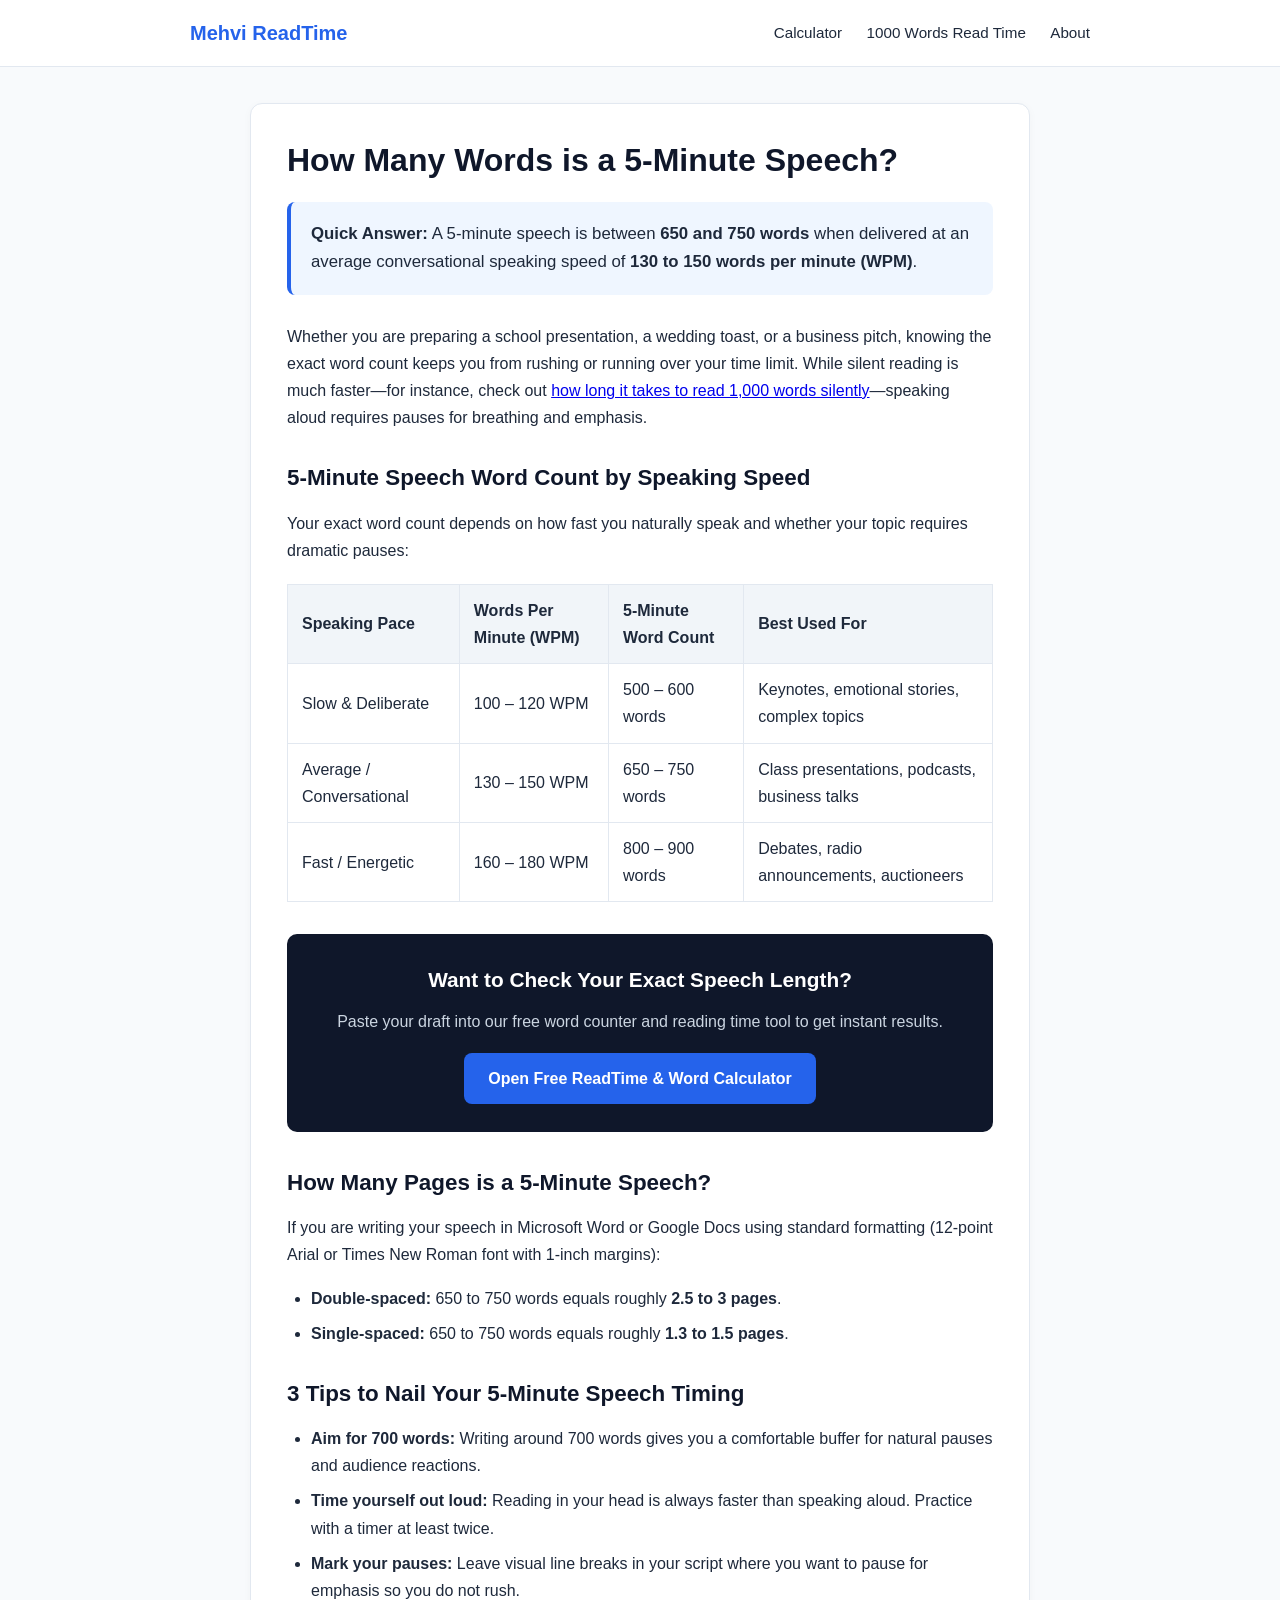
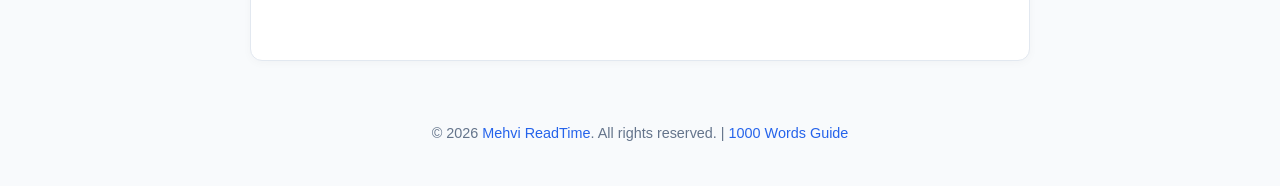
<file: 5-minute-speech-words.html>
<!DOCTYPE html>
<html lang="en">
<head>
  <meta charset="UTF-8" />
  <meta name="viewport" content="width=device-width, initial-scale=1.0" />
  <title>How Many Words is a 5-Minute Speech? (Exact Word Count &amp; Guide)</title>
  <meta name="description" content="Wondering how many words is a 5-minute speech? Learn the exact word count based on average speaking speeds (650 to 750 words) and test your script with Mehvi ReadTime." />
  <link rel="canonical" href="https://mehvireadtime.online/5-minute-speech-words.html" />
  <meta name="robots" content="index, follow" />

  <!-- Open Graph / Social Meta -->
  <meta property="og:title" content="How Many Words is a 5-Minute Speech? Exact Word Count &amp; Calculator" />
  <meta property="og:description" content="A 5-minute speech is typically 650 to 750 words at an average speaking pace of 130–150 words per minute. Check your speech length instantly." />
  <meta property="og:url" content="https://mehvireadtime.online/5-minute-speech-words.html" />
  <meta property="og:type" content="article" />

  <!-- FAQ Schema for Google Rich Snippets -->
  <script type="application/ld+json">
  {
    "@context": "https://schema.org",
    "@type": "FAQPage",
    "mainEntity": [
      {
        "@type": "Question",
        "name": "How many words is a 5-minute speech?",
        "acceptedAnswer": {
          "@type": "Answer",
          "text": "A 5-minute speech is between 650 and 750 words at an average conversational speaking pace of 130 to 150 words per minute (WPM)."
        }
      },
      {
        "@type": "Question",
        "name": "How many pages is a 5-minute speech?",
        "acceptedAnswer": {
          "@type": "Answer",
          "text": "Using standard formatting (12-point Times New Roman or Arial, double-spaced), a 650 to 750-word speech is approximately 2.5 to 3 pages long."
        }
      },
      {
        "@type": "Question",
        "name": "Is 1000 words too long for a 5-minute speech?",
        "acceptedAnswer": {
          "@type": "Answer",
          "text": "Yes, 1,000 words is usually too long for a 5-minute speech. Speaking 1,000 words takes about 6.5 to 7.5 minutes at a normal pace."
        }
      }
    ]
  }
  </script>

  <style>
    :root {
      --primary: #2563eb;
      --primary-dark: #1d4ed8;
      --bg: #f8fafc;
      --card: #ffffff;
      --text: #1e293b;
      --muted: #64748b;
      --border: #e2e8f0;
    }
    * { box-sizing: border-box; margin: 0; padding: 0; }
    body {
      font-family: -apple-system, BlinkMacSystemFont, "Segoe UI", Roboto, sans-serif;
      background-color: var(--bg);
      color: var(--text);
      line-height: 1.7;
    }
    header {
      background: var(--card);
      border-bottom: 1px solid var(--border);
      padding: 16px 24px;
    }
    .nav-container {
      max-width: 900px;
      margin: 0 auto;
      display: flex;
      justify-content: space-between;
      align-items: center;
    }
    .logo {
      font-size: 1.25rem;
      font-weight: 700;
      color: var(--primary);
      text-decoration: none;
    }
    .nav-links a {
      margin-left: 20px;
      text-decoration: none;
      color: var(--text);
      font-weight: 500;
      font-size: 0.95rem;
    }
    .nav-links a:hover { color: var(--primary); }
    main {
      max-width: 820px;
      margin: 36px auto;
      padding: 0 20px;
    }
    .article-card {
      background: var(--card);
      border: 1px solid var(--border);
      border-radius: 12px;
      padding: 36px;
      box-shadow: 0 2px 10px rgba(0,0,0,0.03);
    }
    h1 {
      font-size: 2rem;
      line-height: 1.3;
      margin-bottom: 16px;
      color: #0f172a;
    }
    .answer-box {
      background: #eff6ff;
      border-left: 4px solid var(--primary);
      padding: 18px 20px;
      border-radius: 8px;
      margin: 20px 0 28px;
      font-size: 1.05rem;
    }
    h2 {
      font-size: 1.4rem;
      margin: 28px 0 12px;
      color: #0f172a;
    }
    p { margin-bottom: 16px; }
    table {
      width: 100%;
      border-collapse: collapse;
      margin: 20px 0 28px;
    }
    th, td {
      border: 1px solid var(--border);
      padding: 12px 14px;
      text-align: left;
    }
    th {
      background: #f1f5f9;
      font-weight: 600;
    }
    .cta-box {
      background: #0f172a;
      color: #ffffff;
      padding: 28px;
      border-radius: 10px;
      text-align: center;
      margin: 32px 0;
    }
    .cta-box h3 {
      font-size: 1.3rem;
      margin-bottom: 10px;
    }
    .cta-box p {
      color: #cbd5e1;
      margin-bottom: 18px;
    }
    .cta-btn {
      display: inline-block;
      background: var(--primary);
      color: #ffffff;
      padding: 12px 24px;
      border-radius: 8px;
      text-decoration: none;
      font-weight: 600;
    }
    .cta-btn:hover { background: var(--primary-dark); }
    ul {
      margin: 12px 0 20px 24px;
    }
    li { margin-bottom: 8px; }
    footer {
      text-align: center;
      padding: 24px;
      color: var(--muted);
      font-size: 0.9rem;
    }
    footer a { color: var(--primary); text-decoration: none; }
  </style>
</head>
<body>

  <header>
    <div class="nav-container">
      <a href="/" class="logo">Mehvi ReadTime</a>
      <nav class="nav-links">
        <a href="/">Calculator</a>
        <a href="/1000words.html">1000 Words Read Time</a>
        <a href="/about-us.html">About</a>
      </nav>
    </div>
  </header>

  <main>
    <article class="article-card">
      <h1>How Many Words is a 5-Minute Speech?</h1>

      <div class="answer-box">
        <strong>Quick Answer:</strong> A 5-minute speech is between <strong>650 and 750 words</strong> when delivered at an average conversational speaking speed of <strong>130 to 150 words per minute (WPM)</strong>.
      </div>

      <p>Whether you are preparing a school presentation, a wedding toast, or a business pitch, knowing the exact word count keeps you from rushing or running over your time limit. While silent reading is much faster—for instance, check out <a href="/1000words.html">how long it takes to read 1,000 words silently</a>—speaking aloud requires pauses for breathing and emphasis.</p>

      <h2>5-Minute Speech Word Count by Speaking Speed</h2>
      <p>Your exact word count depends on how fast you naturally speak and whether your topic requires dramatic pauses:</p>

      <table>
        <thead>
          <tr>
            <th>Speaking Pace</th>
            <th>Words Per Minute (WPM)</th>
            <th>5-Minute Word Count</th>
            <th>Best Used For</th>
          </tr>
        </thead>
        <tbody>
          <tr>
            <td>Slow &amp; Deliberate</td>
            <td>100 – 120 WPM</td>
            <td>500 – 600 words</td>
            <td>Keynotes, emotional stories, complex topics</td>
          </tr>
          <tr>
            <td>Average / Conversational</td>
            <td>130 – 150 WPM</td>
            <td>650 – 750 words</td>
            <td>Class presentations, podcasts, business talks</td>
          </tr>
          <tr>
            <td>Fast / Energetic</td>
            <td>160 – 180 WPM</td>
            <td>800 – 900 words</td>
            <td>Debates, radio announcements, auctioneers</td>
          </tr>
        </tbody>
      </table>

      <div class="cta-box">
        <h3>Want to Check Your Exact Speech Length?</h3>
        <p>Paste your draft into our free word counter and reading time tool to get instant results.</p>
        <a href="/" class="cta-btn">Open Free ReadTime &amp; Word Calculator</a>
      </div>

      <h2>How Many Pages is a 5-Minute Speech?</h2>
      <p>If you are writing your speech in Microsoft Word or Google Docs using standard formatting (12-point Arial or Times New Roman font with 1-inch margins):</p>
      <ul>
        <li><strong>Double-spaced:</strong> 650 to 750 words equals roughly <strong>2.5 to 3 pages</strong>.</li>
        <li><strong>Single-spaced:</strong> 650 to 750 words equals roughly <strong>1.3 to 1.5 pages</strong>.</li>
      </ul>

      <h2>3 Tips to Nail Your 5-Minute Speech Timing</h2>
      <ul>
        <li><strong>Aim for 700 words:</strong> Writing around 700 words gives you a comfortable buffer for natural pauses and audience reactions.</li>
        <li><strong>Time yourself out loud:</strong> Reading in your head is always faster than speaking aloud. Practice with a timer at least twice.</li>
        <li><strong>Mark your pauses:</strong> Leave visual line breaks in your script where you want to pause for emphasis so you do not rush.</li>
      </ul>
    </article>
  </main>

  <footer>
    <p>&copy; 2026 <a href="/">Mehvi ReadTime</a>. All rights reserved. | <a href="/1000words.html">1000 Words Guide</a></p>
  </footer>

</body>
</html>
</file>
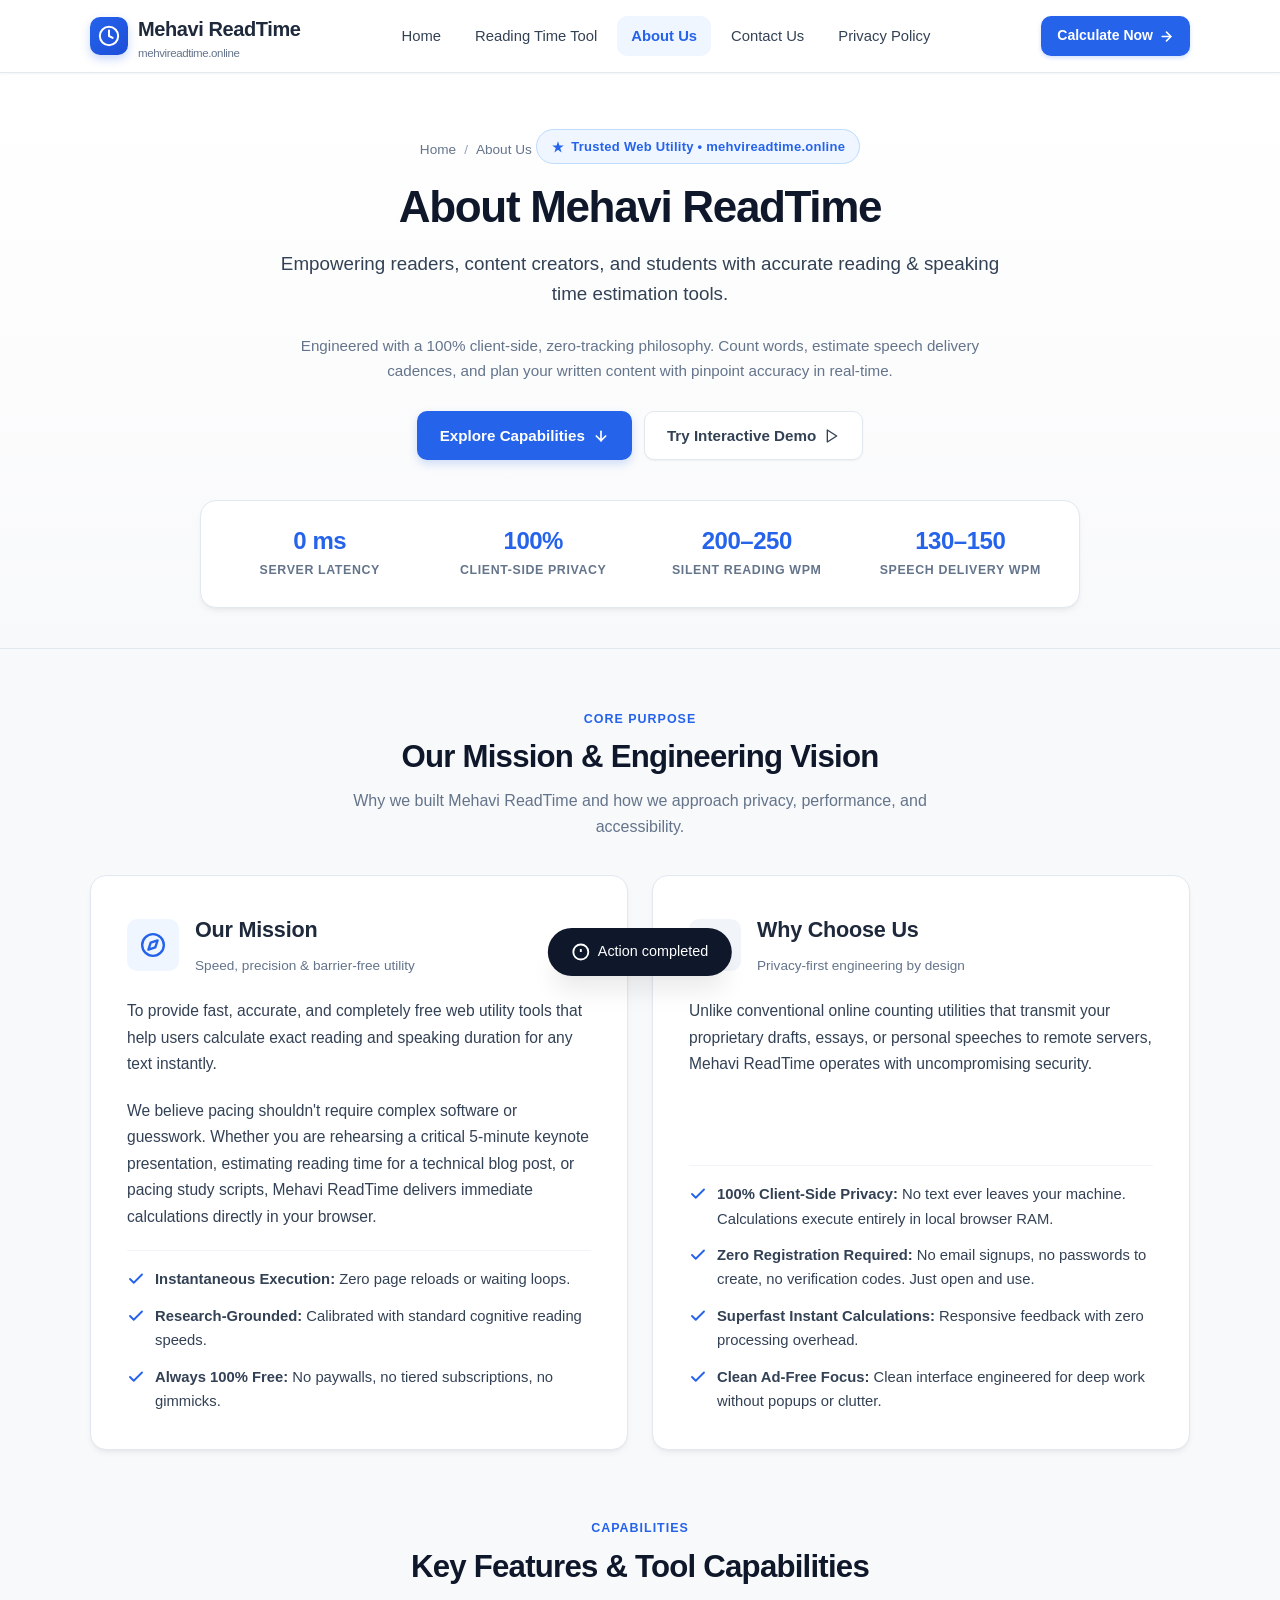
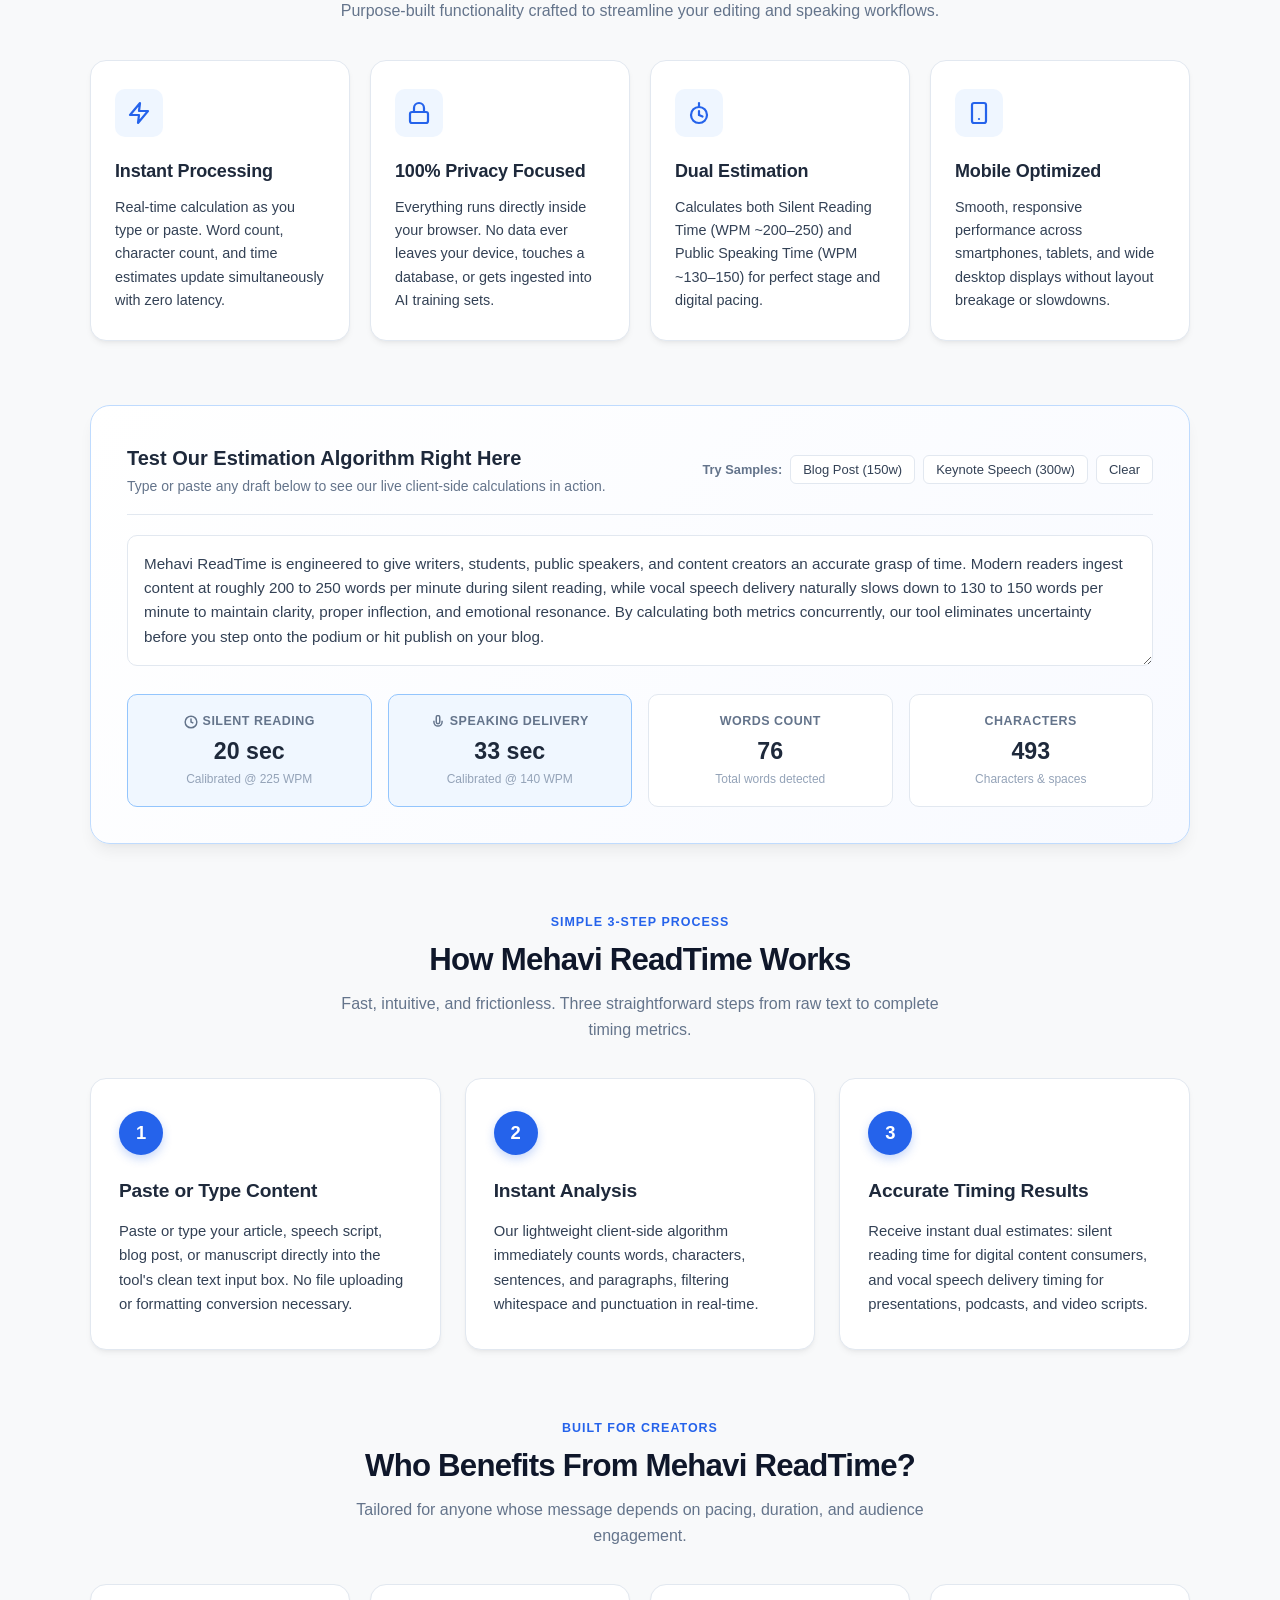
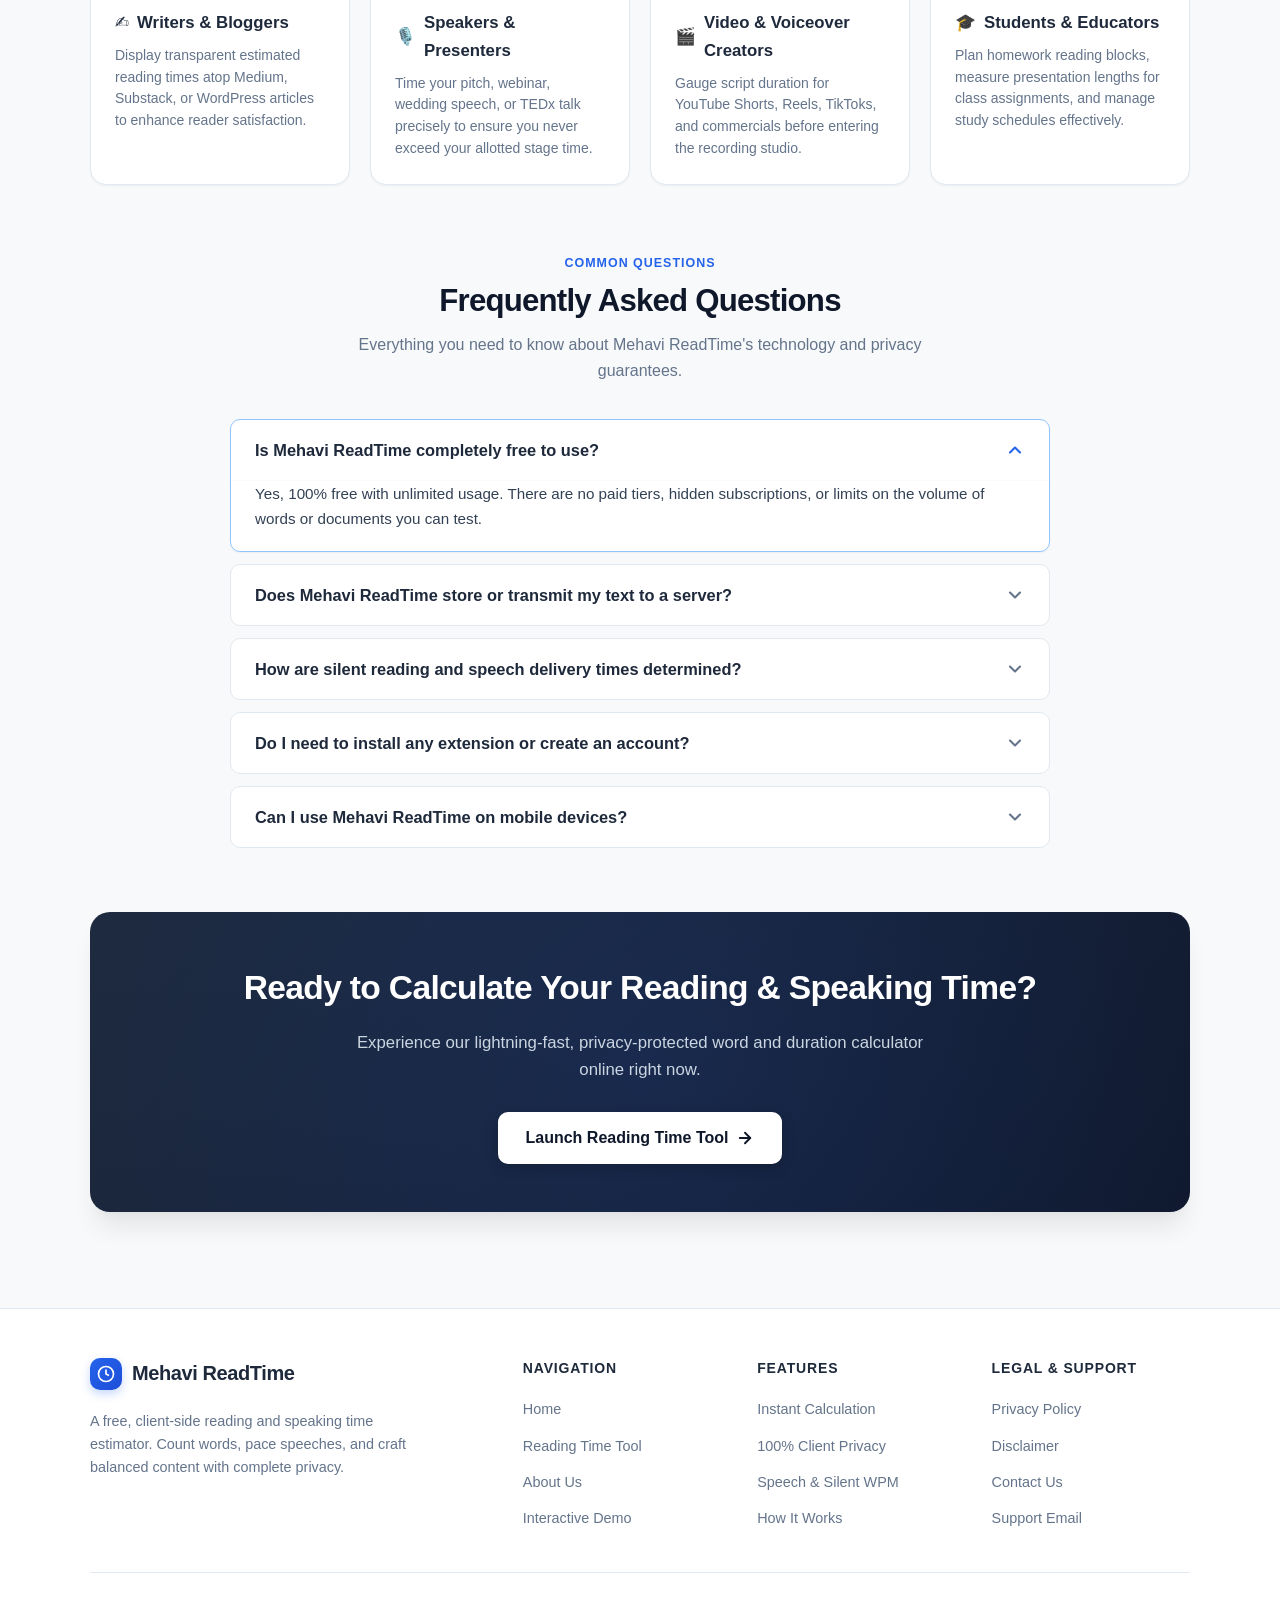
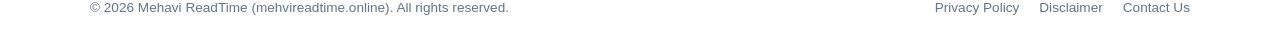
<file: about-us.html>
<!DOCTYPE html>
<html lang="en">
<head>
  <meta charset="UTF-8">
  <meta name="viewport" content="width=device-width, initial-scale=1.0">
  <title>About Mehavi ReadTime – Free Reading & Speaking Time Calculator</title>
  <meta name="description" content="Learn about Mehvi ReadTime (mehvireadtime.online) – the free, 100% private, client-side reading and speaking time estimation tool for creators, speakers, and readers.">
  <link rel="canonical" href="https://mehvireadtime.online/about-us.html">
<meta name="robots" content="index, follow">
  <!-- Open Graph / Facebook -->
  <meta property="og:type" content="website">
  <meta property="og:url" content="https://mehvireadtime.online/about-us.html">
  <meta property="og:title" content="About Mehavi ReadTime – Free Reading & Speaking Time Calculator">
  <meta property="og:description" content="Fast, accurate, and 100% client-side reading and speech duration calculator for articles, scripts, and content.">
  <meta property="og:site_name" content="Mehavi ReadTime">

  <!-- Twitter -->
  <meta name="twitter:card" content="summary_large_image">
  <meta name="twitter:title" content="About Mehavi ReadTime – Free Reading & Speaking Time Calculator">
  <meta name="twitter:description" content="Fast, accurate, and 100% client-side reading and speech duration calculator for articles, scripts, and content.">

  <!-- Schema.org Structured Data -->
  <script type="application/ld+json">
  {
    "@context": "https://schema.org",
    "@type": "AboutPage",
    "name": "About Mehavi ReadTime",
    "url": "https://mehvireadtime.online/about-us.html",
    "description": "Learn about Mehavi ReadTime, a free client-side tool providing accurate silent reading time and public speaking duration estimates.",
    "publisher": {
      "@type": "Organization",
      "name": "Mehavi ReadTime",
      "url": "https://mehvireadtime.online"
    },
    "mainEntity": {
      "@type": "WebApplication",
      "name": "Mehavi ReadTime",
      "applicationCategory": "UtilitiesApplication",
      "operatingSystem": "All",
      "offers": {
        "@type": "Offer",
        "price": "0",
        "priceCurrency": "USD"
      }
    }
  }
  </script>

  <style>
    /* ==========================================================================
       CSS Variables & Design Tokens (Matching mehvireadtime.online)
       ========================================================================== */
    :root {
      --bg-body: #f8f9fa;
      --bg-surface: #ffffff;
      --bg-subtle: #f1f5f9;
      --text-header: #0f172a;
      --text-body: #334155;
      --text-muted: #64748b;
      --text-light: #94a3b8;
      --primary: #2563eb;
      --primary-hover: #1d4ed8;
      --primary-active: #1e40af;
      --primary-light: #eff6ff;
      --primary-ring: rgba(37, 99, 235, 0.2);
      --accent-navy: #1e293b;
      --accent-navy-dark: #0f172a;
      --border-color: #e2e8f0;
      --border-focus: #93c5fd;
      --success: #10b981;
      --success-light: #ecfdf5;
      --shadow-xs: 0 1px 2px 0 rgba(0, 0, 0, 0.05);
      --shadow-sm: 0 4px 6px -1px rgba(0, 0, 0, 0.05), 0 2px 4px -2px rgba(0, 0, 0, 0.05);
      --shadow-md: 0 10px 15px -3px rgba(0, 0, 0, 0.06), 0 4px 6px -4px rgba(0, 0, 0, 0.04);
      --shadow-lg: 0 20px 25px -5px rgba(0, 0, 0, 0.08), 0 8px 10px -6px rgba(0, 0, 0, 0.03);
      --radius-sm: 6px;
      --radius-md: 10px;
      --radius-lg: 16px;
      --radius-xl: 20px;
      --radius-full: 9999px;
      --font-stack: -apple-system, BlinkMacSystemFont, "Segoe UI", Roboto, "Helvetica Neue", Arial, system-ui, sans-serif;
      --transition: all 0.2s cubic-bezier(0.16, 1, 0.3, 1);
      --container-width: 1140px;
    }

    /* Reset & Base Elements */
    *, *::before, *::after {
      box-sizing: border-box;
      margin: 0;
      padding: 0;
    }

    html {
      font-size: 16px;
      scroll-behavior: smooth;
      -webkit-text-size-adjust: 100%;
    }

    body {
      font-family: var(--font-stack);
      background-color: var(--bg-body);
      color: var(--text-body);
      line-height: 1.65;
      font-weight: 400;
      -webkit-font-smoothing: antialiased;
      -moz-osx-font-smoothing: grayscale;
      min-height: 100vh;
      display: flex;
      flex-direction: column;
    }

    a {
      color: var(--primary);
      text-decoration: none;
      transition: var(--transition);
    }

    a:hover {
      color: var(--primary-hover);
    }

    img, svg {
      vertical-align: middle;
    }

    /* Container */
    .container {
      width: 100%;
      max-width: var(--container-width);
      margin-left: auto;
      margin-right: auto;
      padding-left: 20px;
      padding-right: 20px;
    }

    /* ==========================================================================
       Header & Navigation Bar
       ========================================================================== */
    .site-header {
      position: sticky;
      top: 0;
      z-index: 1000;
      background-color: rgba(255, 255, 255, 0.96);
      backdrop-filter: blur(8px);
      -webkit-backdrop-filter: blur(8px);
      border-bottom: 1px solid var(--border-color);
      box-shadow: var(--shadow-xs);
    }

    .navbar {
      display: flex;
      align-items: center;
      justify-content: space-between;
      height: 72px;
    }

    .brand-logo {
      display: inline-flex;
      align-items: center;
      gap: 10px;
      font-size: 1.25rem;
      font-weight: 700;
      color: var(--accent-navy);
      letter-spacing: -0.02em;
      text-decoration: none;
    }

    .brand-logo:hover {
      color: var(--primary);
    }

    .logo-icon-wrapper {
      width: 38px;
      height: 38px;
      border-radius: var(--radius-md);
      background: linear-gradient(135deg, #2563eb, #1d4ed8);
      display: flex;
      align-items: center;
      justify-content: center;
      color: #ffffff;
      box-shadow: 0 4px 10px rgba(37, 99, 235, 0.25);
    }

    .logo-domain {
      font-size: 0.72rem;
      font-weight: 500;
      color: var(--text-muted);
      display: block;
      line-height: 1;
      margin-top: 2px;
    }

    .nav-links {
      display: flex;
      align-items: center;
      list-style: none;
      gap: 6px;
    }

    .nav-link {
      display: inline-flex;
      align-items: center;
      padding: 8px 14px;
      font-size: 0.925rem;
      font-weight: 500;
      color: var(--text-body);
      border-radius: var(--radius-md);
      transition: var(--transition);
      position: relative;
    }

    .nav-link:hover {
      color: var(--primary);
      background-color: var(--bg-subtle);
    }

    /* Active Nav Link Highlight */
    .nav-link.active {
      color: var(--primary);
      background-color: var(--primary-light);
      font-weight: 600;
    }

    .nav-cta-btn {
      display: inline-flex;
      align-items: center;
      gap: 6px;
      background-color: var(--primary);
      color: #ffffff;
      font-size: 0.875rem;
      font-weight: 600;
      padding: 8px 16px;
      border-radius: var(--radius-md);
      box-shadow: 0 2px 4px rgba(37, 99, 235, 0.2);
      transition: var(--transition);
      margin-left: 10px;
    }

    .nav-cta-btn:hover {
      background-color: var(--primary-hover);
      color: #ffffff;
      transform: translateY(-1px);
      box-shadow: 0 4px 8px rgba(37, 99, 235, 0.25);
    }

    /* Mobile Hamburger Toggle */
    .mobile-menu-btn {
      display: none;
      background: transparent;
      border: 1px solid var(--border-color);
      border-radius: var(--radius-md);
      padding: 8px;
      cursor: pointer;
      color: var(--text-body);
      transition: var(--transition);
    }

    .mobile-menu-btn:hover {
      background-color: var(--bg-subtle);
      color: var(--text-header);
    }

    /* Mobile Drawer */
    .mobile-nav-drawer {
      display: none;
      background-color: #ffffff;
      border-bottom: 1px solid var(--border-color);
      padding: 16px 20px;
      box-shadow: var(--shadow-md);
    }

    .mobile-nav-drawer.open {
      display: block;
    }

    .mobile-nav-list {
      list-style: none;
      display: flex;
      flex-direction: column;
      gap: 8px;
    }

    .mobile-nav-list .nav-link {
      display: block;
      width: 100%;
      padding: 10px 14px;
      font-size: 1rem;
    }

    /* ==========================================================================
       Hero Header Section
       ========================================================================== */
    .hero-section {
      padding: 56px 0 40px;
      text-align: center;
      background: linear-gradient(180deg, #ffffff 0%, #f8f9fa 100%);
      border-bottom: 1px solid var(--border-color);
    }

    .breadcrumb {
      display: inline-flex;
      align-items: center;
      gap: 8px;
      font-size: 0.85rem;
      color: var(--text-muted);
      margin-bottom: 16px;
    }

    .breadcrumb a {
      color: var(--text-muted);
    }

    .breadcrumb a:hover {
      color: var(--primary);
    }

    .breadcrumb-separator {
      color: var(--text-light);
    }

    .badge-pill {
      display: inline-flex;
      align-items: center;
      gap: 6px;
      padding: 6px 14px;
      background-color: var(--primary-light);
      color: var(--primary);
      border: 1px solid #bfdbfe;
      border-radius: var(--radius-full);
      font-size: 0.8125rem;
      font-weight: 600;
      letter-spacing: 0.02em;
      margin-bottom: 18px;
    }

    .hero-title {
      font-size: 2.75rem;
      font-weight: 800;
      color: var(--accent-navy-dark);
      letter-spacing: -0.03em;
      line-height: 1.15;
      margin-bottom: 16px;
    }

    .hero-subtitle {
      font-size: 1.175rem;
      color: var(--text-body);
      max-width: 720px;
      margin: 0 auto 24px;
      font-weight: 400;
      line-height: 1.6;
    }

    .hero-desc {
      font-size: 0.95rem;
      color: var(--text-muted);
      max-width: 680px;
      margin: 0 auto 28px;
    }

    .hero-actions {
      display: flex;
      align-items: center;
      justify-content: center;
      gap: 12px;
      flex-wrap: wrap;
    }

    .btn {
      display: inline-flex;
      align-items: center;
      justify-content: center;
      gap: 8px;
      padding: 11px 22px;
      font-size: 0.95rem;
      font-weight: 600;
      border-radius: var(--radius-md);
      cursor: pointer;
      border: 1px solid transparent;
      transition: var(--transition);
      text-decoration: none;
    }

    .btn-primary {
      background-color: var(--primary);
      color: #ffffff;
      box-shadow: 0 4px 10px rgba(37, 99, 235, 0.2);
    }

    .btn-primary:hover {
      background-color: var(--primary-hover);
      color: #ffffff;
      transform: translateY(-1px);
      box-shadow: 0 6px 14px rgba(37, 99, 235, 0.28);
    }

    .btn-secondary {
      background-color: #ffffff;
      color: var(--text-body);
      border-color: var(--border-color);
      box-shadow: var(--shadow-xs);
    }

    .btn-secondary:hover {
      background-color: var(--bg-subtle);
      color: var(--accent-navy);
      border-color: #cbd5e1;
    }

    /* Key Metrics Strip */
    .stats-strip {
      display: grid;
      grid-template-columns: repeat(4, 1fr);
      gap: 16px;
      max-width: 880px;
      margin: 40px auto 0;
      padding: 20px;
      background-color: #ffffff;
      border: 1px solid var(--border-color);
      border-radius: var(--radius-lg);
      box-shadow: var(--shadow-sm);
    }

    .stat-item {
      text-align: center;
      padding: 6px;
    }

    .stat-value {
      font-size: 1.5rem;
      font-weight: 700;
      color: var(--primary);
      letter-spacing: -0.02em;
      line-height: 1.2;
    }

    .stat-label {
      font-size: 0.775rem;
      font-weight: 600;
      text-transform: uppercase;
      letter-spacing: 0.05em;
      color: var(--text-muted);
      margin-top: 4px;
    }

    /* ==========================================================================
       Main Content Layout & Section Common
       ========================================================================== */
    .main-content {
      flex: 1;
      padding: 56px 0 72px;
    }

    .section-header {
      text-align: center;
      max-width: 640px;
      margin: 0 auto 36px;
    }

    .section-badge {
      display: inline-block;
      font-size: 0.78rem;
      font-weight: 700;
      text-transform: uppercase;
      letter-spacing: 0.08em;
      color: var(--primary);
      margin-bottom: 8px;
    }

    .section-title {
      font-size: 1.95rem;
      font-weight: 800;
      color: var(--accent-navy-dark);
      letter-spacing: -0.025em;
      line-height: 1.25;
      margin-bottom: 12px;
    }

    .section-subtitle {
      font-size: 1rem;
      color: var(--text-muted);
      line-height: 1.6;
    }

    /* ==========================================================================
       Mission & Vision Section (Two Grid Cards)
       ========================================================================== */
    .mission-section {
      margin-bottom: 64px;
    }

    .two-grid-cards {
      display: grid;
      grid-template-columns: 1fr 1fr;
      gap: 24px;
    }

    .mission-card {
      background-color: var(--bg-surface);
      border: 1px solid var(--border-color);
      border-radius: var(--radius-lg);
      padding: 36px;
      box-shadow: var(--shadow-sm);
      display: flex;
      flex-direction: column;
      position: relative;
      transition: var(--transition);
    }

    .mission-card:hover {
      box-shadow: var(--shadow-md);
      transform: translateY(-2px);
      border-color: #cbd5e1;
    }

    .card-icon-header {
      display: flex;
      align-items: center;
      gap: 16px;
      margin-bottom: 20px;
    }

    .icon-bubble {
      width: 52px;
      height: 52px;
      border-radius: var(--radius-md);
      display: flex;
      align-items: center;
      justify-content: center;
      flex-shrink: 0;
    }

    .icon-bubble.primary-bubble {
      background-color: var(--primary-light);
      color: var(--primary);
    }

    .icon-bubble.navy-bubble {
      background-color: #f1f5f9;
      color: var(--accent-navy);
    }

    .card-heading-group h3 {
      font-size: 1.35rem;
      font-weight: 700;
      color: var(--accent-navy);
      letter-spacing: -0.01em;
      margin-bottom: 4px;
    }

    .card-heading-group span {
      font-size: 0.85rem;
      color: var(--text-muted);
      font-weight: 500;
    }

    .mission-card p {
      color: var(--text-body);
      font-size: 0.975rem;
      line-height: 1.7;
      margin-bottom: 20px;
    }

    .card-features-list {
      list-style: none;
      display: flex;
      flex-direction: column;
      gap: 12px;
      margin-top: auto;
      padding-top: 16px;
      border-top: 1px solid #f1f5f9;
    }

    .card-feature-item {
      display: flex;
      align-items: flex-start;
      gap: 10px;
      font-size: 0.925rem;
      color: var(--text-body);
    }

    .check-icon {
      color: var(--primary);
      margin-top: 3px;
      flex-shrink: 0;
    }

    /* ==========================================================================
       Key Features & Capability Highlights (4 Responsive Cards)
       ========================================================================== */
    .features-section {
      margin-bottom: 64px;
    }

    .four-cards-grid {
      display: grid;
      grid-template-columns: repeat(4, 1fr);
      gap: 20px;
    }

    .feature-card {
      background-color: var(--bg-surface);
      border: 1px solid var(--border-color);
      border-radius: var(--radius-lg);
      padding: 28px 24px;
      box-shadow: var(--shadow-sm);
      transition: var(--transition);
      display: flex;
      flex-direction: column;
    }

    .feature-card:hover {
      box-shadow: var(--shadow-md);
      transform: translateY(-3px);
      border-color: #cbd5e1;
    }

    .feature-icon-box {
      width: 48px;
      height: 48px;
      border-radius: var(--radius-md);
      background-color: var(--primary-light);
      color: var(--primary);
      display: flex;
      align-items: center;
      justify-content: center;
      margin-bottom: 20px;
      transition: var(--transition);
    }

    .feature-card:hover .feature-icon-box {
      background-color: var(--primary);
      color: #ffffff;
    }

    .feature-title {
      font-size: 1.125rem;
      font-weight: 700;
      color: var(--accent-navy);
      margin-bottom: 10px;
      letter-spacing: -0.01em;
    }

    .feature-desc {
      font-size: 0.9rem;
      color: var(--text-body);
      line-height: 1.6;
    }

    /* ==========================================================================
       Interactive Live Tool Preview Demo (High Value Addition)
       ========================================================================== */
    .demo-section {
      margin-bottom: 64px;
    }

    .demo-card {
      background: linear-gradient(135deg, #ffffff 0%, #f8faff 100%);
      border: 1px solid #bfdbfe;
      border-radius: var(--radius-xl);
      padding: 36px;
      box-shadow: var(--shadow-md);
    }

    .demo-header {
      display: flex;
      align-items: center;
      justify-content: space-between;
      flex-wrap: wrap;
      gap: 16px;
      margin-bottom: 20px;
      padding-bottom: 16px;
      border-bottom: 1px solid var(--border-color);
    }

    .demo-title-group h3 {
      font-size: 1.25rem;
      font-weight: 700;
      color: var(--accent-navy);
    }

    .demo-title-group p {
      font-size: 0.875rem;
      color: var(--text-muted);
    }

    .sample-presets {
      display: flex;
      align-items: center;
      gap: 8px;
      flex-wrap: wrap;
    }

    .sample-preset-btn {
      background-color: #ffffff;
      border: 1px solid var(--border-color);
      border-radius: var(--radius-sm);
      padding: 6px 12px;
      font-size: 0.8125rem;
      font-weight: 500;
      color: var(--text-body);
      cursor: pointer;
      transition: var(--transition);
    }

    .sample-preset-btn:hover {
      background-color: var(--primary-light);
      border-color: #93c5fd;
      color: var(--primary);
    }

    .demo-editor-area {
      position: relative;
      margin-bottom: 20px;
    }

    .demo-textarea {
      width: 100%;
      min-height: 130px;
      padding: 16px;
      font-family: inherit;
      font-size: 0.95rem;
      color: var(--text-body);
      background-color: #ffffff;
      border: 1px solid var(--border-color);
      border-radius: var(--radius-md);
      resize: vertical;
      line-height: 1.6;
      transition: var(--transition);
    }

    .demo-textarea:focus {
      outline: none;
      border-color: var(--primary);
      box-shadow: 0 0 0 3px var(--primary-ring);
    }

    .demo-clear-btn {
      position: absolute;
      top: 12px;
      right: 12px;
      background: rgba(241, 245, 249, 0.8);
      border: 1px solid var(--border-color);
      color: var(--text-muted);
      border-radius: var(--radius-sm);
      padding: 4px 8px;
      font-size: 0.75rem;
      cursor: pointer;
      transition: var(--transition);
    }

    .demo-clear-btn:hover {
      background: #e2e8f0;
      color: var(--text-header);
    }

    /* Demo Metrics Grid */
    .demo-results-grid {
      display: grid;
      grid-template-columns: repeat(4, 1fr);
      gap: 16px;
    }

    .result-box {
      background-color: #ffffff;
      border: 1px solid var(--border-color);
      border-radius: var(--radius-md);
      padding: 16px;
      text-align: center;
      transition: var(--transition);
    }

    .result-box.highlight {
      border-color: #93c5fd;
      background-color: #f0f7ff;
    }

    .result-title {
      font-size: 0.78rem;
      font-weight: 600;
      text-transform: uppercase;
      letter-spacing: 0.04em;
      color: var(--text-muted);
      margin-bottom: 6px;
      display: flex;
      align-items: center;
      justify-content: center;
      gap: 5px;
    }

    .result-value {
      font-size: 1.45rem;
      font-weight: 800;
      color: var(--accent-navy);
      line-height: 1.2;
    }

    .result-subtitle {
      font-size: 0.75rem;
      color: var(--text-light);
      margin-top: 4px;
    }

    /* ==========================================================================
       How It Works Section (Numbered Steps)
       ========================================================================== */
    .how-it-works-section {
      margin-bottom: 64px;
    }

    .steps-container {
      display: grid;
      grid-template-columns: repeat(3, 1fr);
      gap: 24px;
      position: relative;
    }

    .step-card {
      background-color: var(--bg-surface);
      border: 1px solid var(--border-color);
      border-radius: var(--radius-lg);
      padding: 32px 28px;
      box-shadow: var(--shadow-sm);
      position: relative;
      transition: var(--transition);
    }

    .step-card:hover {
      box-shadow: var(--shadow-md);
      transform: translateY(-2px);
      border-color: #cbd5e1;
    }

    .step-badge {
      width: 44px;
      height: 44px;
      border-radius: var(--radius-full);
      background-color: var(--primary);
      color: #ffffff;
      font-size: 1.15rem;
      font-weight: 800;
      display: flex;
      align-items: center;
      justify-content: center;
      margin-bottom: 20px;
      box-shadow: 0 4px 10px rgba(37, 99, 235, 0.25);
    }

    .step-title {
      font-size: 1.2rem;
      font-weight: 700;
      color: var(--accent-navy);
      margin-bottom: 12px;
      letter-spacing: -0.01em;
    }

    .step-desc {
      font-size: 0.925rem;
      color: var(--text-body);
      line-height: 1.65;
    }

    /* ==========================================================================
       Audience & Use Cases Section
       ========================================================================== */
    .audience-section {
      margin-bottom: 64px;
    }

    .audience-grid {
      display: grid;
      grid-template-columns: repeat(4, 1fr);
      gap: 20px;
    }

    .audience-card {
      background-color: var(--bg-surface);
      border: 1px solid var(--border-color);
      border-radius: var(--radius-lg);
      padding: 24px;
      box-shadow: var(--shadow-xs);
      transition: var(--transition);
    }

    .audience-card:hover {
      border-color: #cbd5e1;
      transform: translateY(-2px);
      box-shadow: var(--shadow-sm);
    }

    .audience-card h4 {
      font-size: 1.05rem;
      font-weight: 700;
      color: var(--accent-navy);
      margin-bottom: 8px;
      display: flex;
      align-items: center;
      gap: 8px;
    }

    .audience-card p {
      font-size: 0.875rem;
      color: var(--text-muted);
      line-height: 1.55;
    }

    /* ==========================================================================
       Standards & Methodology Accordion / FAQ
       ========================================================================== */
    .faq-section {
      margin-bottom: 64px;
    }

    .faq-wrapper {
      max-width: 820px;
      margin: 0 auto;
      display: flex;
      flex-direction: column;
      gap: 12px;
    }

    .faq-item {
      background-color: var(--bg-surface);
      border: 1px solid var(--border-color);
      border-radius: var(--radius-md);
      overflow: hidden;
      transition: var(--transition);
    }

    .faq-item.active {
      border-color: #93c5fd;
      box-shadow: var(--shadow-xs);
    }

    .faq-question {
      width: 100%;
      background: transparent;
      border: none;
      padding: 20px 24px;
      text-align: left;
      font-family: inherit;
      font-size: 1.025rem;
      font-weight: 600;
      color: var(--accent-navy);
      cursor: pointer;
      display: flex;
      align-items: center;
      justify-content: space-between;
      gap: 16px;
      transition: var(--transition);
    }

    .faq-question:hover {
      color: var(--primary);
    }

    .faq-arrow {
      width: 20px;
      height: 20px;
      color: var(--text-muted);
      transition: transform 0.25s ease;
      flex-shrink: 0;
    }

    .faq-item.active .faq-arrow {
      transform: rotate(180deg);
      color: var(--primary);
    }

    .faq-answer {
      display: none;
      padding: 0 24px 20px;
      font-size: 0.95rem;
      color: var(--text-body);
      line-height: 1.65;
      border-top: 1px solid #f8fafc;
    }

    .faq-item.active .faq-answer {
      display: block;
    }

    /* ==========================================================================
       CTA Banner
       ========================================================================== */
    .cta-banner-section {
      margin-bottom: 24px;
    }

    .cta-banner {
      background: linear-gradient(135deg, #1e293b 0%, #0f172a 100%);
      color: #ffffff;
      border-radius: var(--radius-xl);
      padding: 48px;
      text-align: center;
      box-shadow: var(--shadow-lg);
      position: relative;
      overflow: hidden;
    }

    .cta-banner::before {
      content: "";
      position: absolute;
      top: -50%;
      left: -50%;
      width: 200%;
      height: 200%;
      background: radial-gradient(circle at 50% 50%, rgba(37, 99, 235, 0.15) 0%, transparent 60%);
      pointer-events: none;
    }

    .cta-banner h2 {
      font-size: 2.1rem;
      font-weight: 800;
      letter-spacing: -0.02em;
      margin-bottom: 14px;
      color: #ffffff;
      position: relative;
    }

    .cta-banner p {
      font-size: 1.05rem;
      color: #cbd5e1;
      max-width: 600px;
      margin: 0 auto 28px;
      line-height: 1.6;
      position: relative;
    }

    .cta-btn-white {
      background-color: #ffffff;
      color: var(--accent-navy-dark);
      font-size: 1rem;
      font-weight: 700;
      padding: 13px 28px;
      border-radius: var(--radius-md);
      box-shadow: 0 4px 14px rgba(0, 0, 0, 0.2);
      display: inline-flex;
      align-items: center;
      gap: 8px;
      transition: var(--transition);
      position: relative;
    }

    .cta-btn-white:hover {
      background-color: #f1f5f9;
      color: var(--primary);
      transform: translateY(-2px);
      box-shadow: 0 6px 20px rgba(0, 0, 0, 0.25);
    }

    /* ==========================================================================
       Footer Section
       ========================================================================== */
    .site-footer {
      background-color: #ffffff;
      border-top: 1px solid var(--border-color);
      padding: 48px 0 28px;
      margin-top: auto;
    }

    .footer-grid {
      display: grid;
      grid-template-columns: 2fr 1fr 1fr 1fr;
      gap: 36px;
      margin-bottom: 40px;
    }

    .footer-brand-col p {
      font-size: 0.9rem;
      color: var(--text-muted);
      margin-top: 12px;
      max-width: 320px;
      line-height: 1.6;
    }

    .footer-col-title {
      font-size: 0.875rem;
      font-weight: 700;
      text-transform: uppercase;
      letter-spacing: 0.06em;
      color: var(--accent-navy);
      margin-bottom: 16px;
    }

    .footer-links {
      list-style: none;
      display: flex;
      flex-direction: column;
      gap: 10px;
    }

    .footer-links a {
      font-size: 0.9rem;
      color: var(--text-muted);
      transition: var(--transition);
    }

    .footer-links a:hover {
      color: var(--primary);
    }

    .footer-bottom {
      padding-top: 24px;
      border-top: 1px solid var(--border-color);
      display: flex;
      align-items: center;
      justify-content: space-between;
      flex-wrap: wrap;
      gap: 16px;
      font-size: 0.85rem;
      color: var(--text-muted);
    }

    .footer-privacy-links {
      display: flex;
      gap: 20px;
      list-style: none;
    }

    .footer-privacy-links a {
      color: var(--text-muted);
    }

    .footer-privacy-links a:hover {
      color: var(--primary);
    }

    /* Back To Top Floating Button */
    .back-to-top {
      position: fixed;
      bottom: 24px;
      right: 24px;
      width: 44px;
      height: 44px;
      border-radius: var(--radius-full);
      background-color: var(--accent-navy);
      color: #ffffff;
      border: 1px solid #334155;
      display: flex;
      align-items: center;
      justify-content: center;
      cursor: pointer;
      box-shadow: var(--shadow-md);
      transition: var(--transition);
      opacity: 0;
      visibility: hidden;
      z-index: 999;
    }

    .back-to-top.visible {
      opacity: 1;
      visibility: visible;
    }

    .back-to-top:hover {
      background-color: var(--primary);
      transform: translateY(-3px);
    }

    /* Contact / Quick Info Toast */
    .toast-notice {
      position: fixed;
      bottom: 24px;
      left: 50%;
      transform: translateX(-50%) translateY(100px);
      background: var(--accent-navy-dark);
      color: #ffffff;
      padding: 12px 24px;
      border-radius: var(--radius-full);
      font-size: 0.9rem;
      box-shadow: var(--shadow-lg);
      transition: transform 0.3s cubic-bezier(0.16, 1, 0.3, 1);
      z-index: 1001;
      display: flex;
      align-items: center;
      gap: 8px;
    }

    .toast-notice.show {
      transform: translateX(-50%) translateY(0);
    }

    /* ==========================================================================
       Responsive Breakpoints
       ========================================================================== */
    @media (max-width: 992px) {
      .two-grid-cards {
        grid-template-columns: 1fr;
      }

      .four-cards-grid {
        grid-template-columns: repeat(2, 1fr);
      }

      .steps-container {
        grid-template-columns: 1fr;
      }

      .audience-grid {
        grid-template-columns: repeat(2, 1fr);
      }

      .demo-results-grid {
        grid-template-columns: repeat(2, 1fr);
      }

      .footer-grid {
        grid-template-columns: 1fr 1fr;
      }
    }

    @media (max-width: 768px) {
      .nav-links, .nav-cta-btn {
        display: none;
      }

      .mobile-menu-btn {
        display: block;
      }

      .hero-title {
        font-size: 2.15rem;
      }

      .hero-subtitle {
        font-size: 1.05rem;
      }

      .stats-strip {
        grid-template-columns: repeat(2, 1fr);
      }

      .cta-banner {
        padding: 32px 20px;
      }

      .cta-banner h2 {
        font-size: 1.6rem;
      }
    }

    @media (max-width: 540px) {
      .four-cards-grid,
      .audience-grid,
      .demo-results-grid,
      .stats-strip {
        grid-template-columns: 1fr;
      }

      .footer-grid {
        grid-template-columns: 1fr;
      }

      .footer-bottom {
        flex-direction: column;
        text-align: center;
      }

      .hero-title {
        font-size: 1.85rem;
      }

      .mission-card {
        padding: 24px 20px;
      }

      .demo-card {
        padding: 24px 18px;
      }
    }
  </style>
</head>
<body>

  <!-- ==========================================================================
       Top Navigation Bar
       ========================================================================== -->
  <header class="site-header" role="banner">
    <div class="container">
      <nav class="navbar" role="navigation" aria-label="Main Navigation">
        <!-- Brand Logo / Name -->
        <a href="index.html" class="brand-logo" aria-label="Mehavi ReadTime Home">
          <div class="logo-icon-wrapper" aria-hidden="true">
            <!-- Clock + Book SVG Icon -->
            <svg width="22" height="22" viewBox="0 0 24 24" fill="none" stroke="currentColor" stroke-width="2.2" stroke-linecap="round" stroke-linejoin="round">
              <circle cx="12" cy="12" r="10"></circle>
              <polyline points="12 6 12 12 16 14"></polyline>
            </svg>
          </div>
          <div>
            <span>Mehavi ReadTime</span>
            <span class="logo-domain">mehvireadtime.online</span>
          </div>
        </a>

        <!-- Desktop Navigation Links -->
        <ul class="nav-links">
          <li><a href="index.html" class="nav-link">Home</a></li>
          <li><a href="index.html#tool" class="nav-link">Reading Time Tool</a></li>
          <li><a href="about-us.html" class="nav-link active" aria-current="page">About Us</a></li>
          <li><a href="contact.html" class="nav-link">Contact Us</a></li>
          <li><a href="privacy.html" class="nav-link">Privacy Policy</a></li>
        </ul>

        <!-- Action CTA Button in Nav -->
        <a href="index.html#tool" class="nav-cta-btn">
          <span>Calculate Now</span>
          <svg width="15" height="15" viewBox="0 0 24 24" fill="none" stroke="currentColor" stroke-width="2.5" stroke-linecap="round" stroke-linejoin="round">
            <line x1="5" y1="12" x2="19" y2="12"></line>
            <polyline points="12 5 19 12 12 19"></polyline>
          </svg>
        </a>

        <!-- Mobile Hamburger Button -->
        <button type="button" class="mobile-menu-btn" id="mobileMenuToggle" aria-label="Toggle navigation menu" aria-expanded="false">
          <svg id="hamburgerIcon" width="24" height="24" viewBox="0 0 24 24" fill="none" stroke="currentColor" stroke-width="2" stroke-linecap="round" stroke-linejoin="round">
            <line x1="3" y1="12" x2="21" y2="12"></line>
            <line x1="3" y1="6" x2="21" y2="6"></line>
            <line x1="3" y1="18" x2="21" y2="18"></line>
          </svg>
          <svg id="closeIcon" style="display:none;" width="24" height="24" viewBox="0 0 24 24" fill="none" stroke="currentColor" stroke-width="2" stroke-linecap="round" stroke-linejoin="round">
            <line x1="18" y1="6" x2="6" y2="18"></line>
            <line x1="6" y1="6" x2="18" y2="18"></line>
          </svg>
        </button>
      </nav>
    </div>

    <!-- Mobile Drawer Menu -->
    <div class="mobile-nav-drawer" id="mobileNavDrawer" role="region" aria-label="Mobile Menu">
      <ul class="mobile-nav-list">
        <li><a href="index.html" class="nav-link">Home</a></li>
        <li><a href="index.html#tool" class="nav-link">Reading Time Tool</a></li>
        <li><a href="about-us.html" class="nav-link active" aria-current="page">About Us</a></li>
        <li><a href="contact.html" class="nav-link">Contact Us</a></li>
        <li><a href="privacy.html" class="nav-link">Privacy Policy</a></li>
        <li>
          <a href="index.html#tool" class="btn btn-primary" style="width:100%; margin-top:8px;">
            Open Calculator Tool
          </a>
        </li>
      </ul>
    </div>
  </header>

  <!-- ==========================================================================
       Hero Header Section
       ========================================================================== -->
  <section class="hero-section" aria-labelledby="hero-title">
    <div class="container">
      <!-- Breadcrumb -->
      <nav class="breadcrumb" aria-label="Breadcrumb">
        <a href="index.html">Home</a>
        <span class="breadcrumb-separator">/</span>
        <span aria-current="page">About Us</span>
      </nav>

      <!-- Badge -->
      <div class="badge-pill">
        <svg width="14" height="14" viewBox="0 0 24 24" fill="currentColor">
          <path d="M12 2l2.4 7.4h7.6l-6.2 4.5 2.4 7.4-6.2-4.5-6.2 4.5 2.4-7.4-6.2-4.5h7.6z"/>
        </svg>
        <span>Trusted Web Utility • mehvireadtime.online</span>
      </div>

      <!-- Main Headings -->
      <h1 class="hero-title" id="hero-title">About Mehavi ReadTime</h1>
      <p class="hero-subtitle">
        Empowering readers, content creators, and students with accurate reading & speaking time estimation tools.
      </p>
      <p class="hero-desc">
        Engineered with a 100% client-side, zero-tracking philosophy. Count words, estimate speech delivery cadences, and plan your written content with pinpoint accuracy in real-time.
      </p>

      <!-- Action Buttons -->
      <div class="hero-actions">
        <a href="#features" class="btn btn-primary">
          <span>Explore Capabilities</span>
          <svg width="16" height="16" viewBox="0 0 24 24" fill="none" stroke="currentColor" stroke-width="2.5" stroke-linecap="round" stroke-linejoin="round">
            <line x1="12" y1="5" x2="12" y2="19"></line>
            <polyline points="19 12 12 19 5 12"></polyline>
          </svg>
        </a>
        <a href="#live-demo" class="btn btn-secondary">
          <span>Try Interactive Demo</span>
          <svg width="16" height="16" viewBox="0 0 24 24" fill="none" stroke="currentColor" stroke-width="2" stroke-linecap="round" stroke-linejoin="round">
            <polygon points="5 3 19 12 5 21 5 3"></polygon>
          </svg>
        </a>
      </div>

      <!-- Key Metrics Strip -->
      <div class="stats-strip" aria-label="Key Tool Statistics">
        <div class="stat-item">
          <div class="stat-value">0 ms</div>
          <div class="stat-label">Server Latency</div>
        </div>
        <div class="stat-item">
          <div class="stat-value">100%</div>
          <div class="stat-label">Client-Side Privacy</div>
        </div>
        <div class="stat-item">
          <div class="stat-value">200–250</div>
          <div class="stat-label">Silent Reading WPM</div>
        </div>
        <div class="stat-item">
          <div class="stat-value">130–150</div>
          <div class="stat-label">Speech Delivery WPM</div>
        </div>
      </div>
    </div>
  </section>

  <!-- ==========================================================================
       Main Content Container
       ========================================================================== -->
  <main class="main-content" id="main-content" role="main">
    <div class="container">

      <!-- ======================================================================
           Mission & Vision Section (Two Grid Cards)
           ====================================================================== -->
      <section class="mission-section" aria-labelledby="mission-title">
        <div class="section-header">
          <span class="section-badge">Core Purpose</span>
          <h2 class="section-title" id="mission-title">Our Mission & Engineering Vision</h2>
          <p class="section-subtitle">
            Why we built Mehavi ReadTime and how we approach privacy, performance, and accessibility.
          </p>
        </div>

        <div class="two-grid-cards">
          <!-- Card 1: Our Mission -->
          <article class="mission-card">
            <div class="card-icon-header">
              <div class="icon-bubble primary-bubble" aria-hidden="true">
                <!-- Compass / Target SVG -->
                <svg width="26" height="26" viewBox="0 0 24 24" fill="none" stroke="currentColor" stroke-width="2.2" stroke-linecap="round" stroke-linejoin="round">
                  <circle cx="12" cy="12" r="10"></circle>
                  <polygon points="16.24 7.76 14.12 14.12 7.76 16.24 9.88 9.88 16.24 7.76"></polygon>
                </svg>
              </div>
              <div class="card-heading-group">
                <h3>Our Mission</h3>
                <span>Speed, precision & barrier-free utility</span>
              </div>
            </div>
            <p>
              To provide fast, accurate, and completely free web utility tools that help users calculate exact reading and speaking duration for any text instantly.
            </p>
            <p>
              We believe pacing shouldn't require complex software or guesswork. Whether you are rehearsing a critical 5-minute keynote presentation, estimating reading time for a technical blog post, or pacing study scripts, Mehavi ReadTime delivers immediate calculations directly in your browser.
            </p>
            <ul class="card-features-list">
              <li class="card-feature-item">
                <svg class="check-icon" width="18" height="18" viewBox="0 0 24 24" fill="none" stroke="currentColor" stroke-width="2.5" stroke-linecap="round" stroke-linejoin="round">
                  <polyline points="20 6 9 17 4 12"></polyline>
                </svg>
                <span><strong>Instantaneous Execution:</strong> Zero page reloads or waiting loops.</span>
              </li>
              <li class="card-feature-item">
                <svg class="check-icon" width="18" height="18" viewBox="0 0 24 24" fill="none" stroke="currentColor" stroke-width="2.5" stroke-linecap="round" stroke-linejoin="round">
                  <polyline points="20 6 9 17 4 12"></polyline>
                </svg>
                <span><strong>Research-Grounded:</strong> Calibrated with standard cognitive reading speeds.</span>
              </li>
              <li class="card-feature-item">
                <svg class="check-icon" width="18" height="18" viewBox="0 0 24 24" fill="none" stroke="currentColor" stroke-width="2.5" stroke-linecap="round" stroke-linejoin="round">
                  <polyline points="20 6 9 17 4 12"></polyline>
                </svg>
                <span><strong>Always 100% Free:</strong> No paywalls, no tiered subscriptions, no gimmicks.</span>
              </li>
            </ul>
          </article>

          <!-- Card 2: Why Choose Us -->
          <article class="mission-card">
            <div class="card-icon-header">
              <div class="icon-bubble navy-bubble" aria-hidden="true">
                <!-- Shield Check SVG -->
                <svg width="26" height="26" viewBox="0 0 24 24" fill="none" stroke="currentColor" stroke-width="2.2" stroke-linecap="round" stroke-linejoin="round">
                  <path d="M12 22s8-4 8-10V5l-8-3-8 3v7c0 6 8 10 8 10z"></path>
                  <polyline points="9 12 11 14 15 10"></polyline>
                </svg>
              </div>
              <div class="card-heading-group">
                <h3>Why Choose Us</h3>
                <span>Privacy-first engineering by design</span>
              </div>
            </div>
            <p>
              Unlike conventional online counting utilities that transmit your proprietary drafts, essays, or personal speeches to remote servers, Mehavi ReadTime operates with uncompromising security.
            </p>
            <ul class="card-features-list">
              <li class="card-feature-item">
                <svg class="check-icon" width="18" height="18" viewBox="0 0 24 24" fill="none" stroke="currentColor" stroke-width="2.5" stroke-linecap="round" stroke-linejoin="round">
                  <polyline points="20 6 9 17 4 12"></polyline>
                </svg>
                <div>
                  <strong>100% Client-Side Privacy:</strong> No text ever leaves your machine. Calculations execute entirely in local browser RAM.
                </div>
              </li>
              <li class="card-feature-item">
                <svg class="check-icon" width="18" height="18" viewBox="0 0 24 24" fill="none" stroke="currentColor" stroke-width="2.5" stroke-linecap="round" stroke-linejoin="round">
                  <polyline points="20 6 9 17 4 12"></polyline>
                </svg>
                <div>
                  <strong>Zero Registration Required:</strong> No email signups, no passwords to create, no verification codes. Just open and use.
                </div>
              </li>
              <li class="card-feature-item">
                <svg class="check-icon" width="18" height="18" viewBox="0 0 24 24" fill="none" stroke="currentColor" stroke-width="2.5" stroke-linecap="round" stroke-linejoin="round">
                  <polyline points="20 6 9 17 4 12"></polyline>
                </svg>
                <div>
                  <strong>Superfast Instant Calculations:</strong> Responsive feedback with zero processing overhead.
                </div>
              </li>
              <li class="card-feature-item">
                <svg class="check-icon" width="18" height="18" viewBox="0 0 24 24" fill="none" stroke="currentColor" stroke-width="2.5" stroke-linecap="round" stroke-linejoin="round">
                  <polyline points="20 6 9 17 4 12"></polyline>
                </svg>
                <div>
                  <strong>Clean Ad-Free Focus:</strong> Clean interface engineered for deep work without popups or clutter.
                </div>
              </li>
            </ul>
          </article>
        </div>
      </section>

      <!-- ======================================================================
           Key Features & Capability Highlights (4 Responsive Cards)
           ====================================================================== -->
      <section class="features-section" id="features" aria-labelledby="features-title">
        <div class="section-header">
          <span class="section-badge">Capabilities</span>
          <h2 class="section-title" id="features-title">Key Features & Tool Capabilities</h2>
          <p class="section-subtitle">
            Purpose-built functionality crafted to streamline your editing and speaking workflows.
          </p>
        </div>

        <div class="four-cards-grid">
          <!-- Card 1: Instant Processing -->
          <article class="feature-card">
            <div class="feature-icon-box" aria-hidden="true">
              <!-- Lightning Bolt SVG -->
              <svg width="24" height="24" viewBox="0 0 24 24" fill="none" stroke="currentColor" stroke-width="2.2" stroke-linecap="round" stroke-linejoin="round">
                <polygon points="13 2 3 14 12 14 11 22 21 10 12 10 13 2"></polygon>
              </svg>
            </div>
            <h3 class="feature-title">Instant Processing</h3>
            <p class="feature-desc">
              Real-time calculation as you type or paste. Word count, character count, and time estimates update simultaneously with zero latency.
            </p>
          </article>

          <!-- Card 2: 100% Privacy Focused -->
          <article class="feature-card">
            <div class="feature-icon-box" aria-hidden="true">
              <!-- Lock / Security Shield SVG -->
              <svg width="24" height="24" viewBox="0 0 24 24" fill="none" stroke="currentColor" stroke-width="2.2" stroke-linecap="round" stroke-linejoin="round">
                <rect x="3" y="11" width="18" height="11" rx="2" ry="2"></rect>
                <path d="M7 11V7a5 5 0 0 1 10 0v4"></path>
              </svg>
            </div>
            <h3 class="feature-title">100% Privacy Focused</h3>
            <p class="feature-desc">
              Everything runs directly inside your browser. No data ever leaves your device, touches a database, or gets ingested into AI training sets.
            </p>
          </article>

          <!-- Card 3: Dual Estimation -->
          <article class="feature-card">
            <div class="feature-icon-box" aria-hidden="true">
              <!-- Dual Stopwatch & Mic SVG -->
              <svg width="24" height="24" viewBox="0 0 24 24" fill="none" stroke="currentColor" stroke-width="2.2" stroke-linecap="round" stroke-linejoin="round">
                <circle cx="12" cy="14" r="8"></circle>
                <line x1="12" y1="2" x2="12" y2="6"></line>
                <line x1="12" y1="10" x2="12" y2="14"></line>
                <line x1="12" y1="14" x2="15.5" y2="15.5"></line>
              </svg>
            </div>
            <h3 class="feature-title">Dual Estimation</h3>
            <p class="feature-desc">
              Calculates both Silent Reading Time (WPM ~200–250) and Public Speaking Time (WPM ~130–150) for perfect stage and digital pacing.
            </p>
          </article>

          <!-- Card 4: Mobile Optimized -->
          <article class="feature-card">
            <div class="feature-icon-box" aria-hidden="true">
              <!-- Smartphone / Responsive SVG -->
              <svg width="24" height="24" viewBox="0 0 24 24" fill="none" stroke="currentColor" stroke-width="2.2" stroke-linecap="round" stroke-linejoin="round">
                <rect x="5" y="2" width="14" height="20" rx="2" ry="2"></rect>
                <line x1="12" y1="18" x2="12.01" y2="18"></line>
              </svg>
            </div>
            <h3 class="feature-title">Mobile Optimized</h3>
            <p class="feature-desc">
              Smooth, responsive performance across smartphones, tablets, and wide desktop displays without layout breakage or slowdowns.
            </p>
          </article>
        </div>
      </section>

      <!-- ======================================================================
           Interactive Live Demo Preview Section (Demonstrating Pure Vanilla JS)
           ====================================================================== -->
      <section class="demo-section" id="live-demo" aria-labelledby="demo-title">
        <div class="demo-card">
          <div class="demo-header">
            <div class="demo-title-group">
              <h3 id="demo-title">Test Our Estimation Algorithm Right Here</h3>
              <p>Type or paste any draft below to see our live client-side calculations in action.</p>
            </div>
            <div class="sample-presets">
              <span style="font-size: 0.8rem; font-weight: 600; color: var(--text-muted);">Try Samples:</span>
              <button type="button" class="sample-preset-btn" id="sampleBlogBtn">Blog Post (150w)</button>
              <button type="button" class="sample-preset-btn" id="sampleSpeechBtn">Keynote Speech (300w)</button>
              <button type="button" class="sample-preset-btn" id="sampleClearBtn">Clear</button>
            </div>
          </div>

          <div class="demo-editor-area">
            <label for="demoInput" class="visually-hidden" style="position: absolute; width: 1px; height: 1px; padding: 0; margin: -1px; overflow: hidden; clip: rect(0,0,0,0); border: 0;">Input text for calculation</label>
            <textarea
              id="demoInput"
              class="demo-textarea"
              placeholder="Paste or write your text here to test real-time silent reading and speaking estimates..."
              rows="4"
            >Mehavi ReadTime is engineered to give writers, students, public speakers, and content creators an accurate grasp of time. Modern readers ingest content at roughly 200 to 250 words per minute during silent reading, while vocal speech delivery naturally slows down to 130 to 150 words per minute to maintain clarity, proper inflection, and emotional resonance. By calculating both metrics concurrently, our tool eliminates uncertainty before you step onto the podium or hit publish on your blog.</textarea>
          </div>

          <!-- Live Results Grid -->
          <div class="demo-results-grid" aria-live="polite">
            <div class="result-box highlight">
              <div class="result-title">
                <svg width="14" height="14" viewBox="0 0 24 24" fill="none" stroke="currentColor" stroke-width="2.5"><circle cx="12" cy="12" r="10"></circle><polyline points="12 6 12 12 16 14"></polyline></svg>
                Silent Reading
              </div>
              <div class="result-value" id="demoReadingTime">22 sec</div>
              <div class="result-subtitle">Calibrated @ 225 WPM</div>
            </div>

            <div class="result-box highlight">
              <div class="result-title">
                <svg width="14" height="14" viewBox="0 0 24 24" fill="none" stroke="currentColor" stroke-width="2.5"><path d="M12 1a3 3 0 0 0-3 3v8a3 3 0 0 0 6 0V4a3 3 0 0 0-3-3z"></path><path d="M19 10v2a7 7 0 0 1-14 0v-2"></path></svg>
                Speaking Delivery
              </div>
              <div class="result-value" id="demoSpeakingTime">35 sec</div>
              <div class="result-subtitle">Calibrated @ 140 WPM</div>
            </div>

            <div class="result-box">
              <div class="result-title">Words Count</div>
              <div class="result-value" id="demoWordCount">82</div>
              <div class="result-subtitle">Total words detected</div>
            </div>

            <div class="result-box">
              <div class="result-title">Characters</div>
              <div class="result-value" id="demoCharCount">547</div>
              <div class="result-subtitle">Characters &amp; spaces</div>
            </div>
          </div>
        </div>
      </section>

      <!-- ======================================================================
           How It Works (Numbered Steps)
           ====================================================================== -->
      <section class="how-it-works-section" aria-labelledby="steps-title">
        <div class="section-header">
          <span class="section-badge">Simple 3-Step Process</span>
          <h2 class="section-title" id="steps-title">How Mehavi ReadTime Works</h2>
          <p class="section-subtitle">
            Fast, intuitive, and frictionless. Three straightforward steps from raw text to complete timing metrics.
          </p>
        </div>

        <div class="steps-container">
          <!-- Step 1 -->
          <article class="step-card">
            <div class="step-badge" aria-hidden="true">1</div>
            <h3 class="step-title">Paste or Type Content</h3>
            <p class="step-desc">
              Paste or type your article, speech script, blog post, or manuscript directly into the tool's clean text input box. No file uploading or formatting conversion necessary.
            </p>
          </article>

          <!-- Step 2 -->
          <article class="step-card">
            <div class="step-badge" aria-hidden="true">2</div>
            <h3 class="step-title">Instant Analysis</h3>
            <p class="step-desc">
              Our lightweight client-side algorithm immediately counts words, characters, sentences, and paragraphs, filtering whitespace and punctuation in real-time.
            </p>
          </article>

          <!-- Step 3 -->
          <article class="step-card">
            <div class="step-badge" aria-hidden="true">3</div>
            <h3 class="step-title">Accurate Timing Results</h3>
            <p class="step-desc">
              Receive instant dual estimates: silent reading time for digital content consumers, and vocal speech delivery timing for presentations, podcasts, and video scripts.
            </p>
          </article>
        </div>
      </section>

      <!-- ======================================================================
           Who Is It For Section
           ====================================================================== -->
      <section class="audience-section" aria-labelledby="audience-title">
        <div class="section-header">
          <span class="section-badge">Built For Creators</span>
          <h2 class="section-title" id="audience-title">Who Benefits From Mehavi ReadTime?</h2>
          <p class="section-subtitle">
            Tailored for anyone whose message depends on pacing, duration, and audience engagement.
          </p>
        </div>

        <div class="audience-grid">
          <div class="audience-card">
            <h4>
              <span>✍️</span> Writers &amp; Bloggers
            </h4>
            <p>
              Display transparent estimated reading times atop Medium, Substack, or WordPress articles to enhance reader satisfaction.
            </p>
          </div>

          <div class="audience-card">
            <h4>
              <span>🎙️</span> Speakers &amp; Presenters
            </h4>
            <p>
              Time your pitch, webinar, wedding speech, or TEDx talk precisely to ensure you never exceed your allotted stage time.
            </p>
          </div>

          <div class="audience-card">
            <h4>
              <span>🎬</span> Video &amp; Voiceover Creators
            </h4>
            <p>
              Gauge script duration for YouTube Shorts, Reels, TikToks, and commercials before entering the recording studio.
            </p>
          </div>

          <div class="audience-card">
            <h4>
              <span>🎓</span> Students &amp; Educators
            </h4>
            <p>
              Plan homework reading blocks, measure presentation lengths for class assignments, and manage study schedules effectively.
            </p>
          </div>
        </div>
      </section>

      <!-- ======================================================================
           Frequently Asked Questions (FAQ Accordion)
           ====================================================================== -->
      <section class="faq-section" aria-labelledby="faq-title">
        <div class="section-header">
          <span class="section-badge">Common Questions</span>
          <h2 class="section-title" id="faq-title">Frequently Asked Questions</h2>
          <p class="section-subtitle">
            Everything you need to know about Mehavi ReadTime's technology and privacy guarantees.
          </p>
        </div>

        <div class="faq-wrapper" id="faqAccordion">
          <!-- FAQ 1 -->
          <div class="faq-item active">
            <button type="button" class="faq-question" aria-expanded="true">
              <span>Is Mehavi ReadTime completely free to use?</span>
              <svg class="faq-arrow" viewBox="0 0 24 24" fill="none" stroke="currentColor" stroke-width="2.5" stroke-linecap="round" stroke-linejoin="round">
                <polyline points="6 9 12 15 18 9"></polyline>
              </svg>
            </button>
            <div class="faq-answer">
              Yes, 100% free with unlimited usage. There are no paid tiers, hidden subscriptions, or limits on the volume of words or documents you can test.
            </div>
          </div>

          <!-- FAQ 2 -->
          <div class="faq-item">
            <button type="button" class="faq-question" aria-expanded="false">
              <span>Does Mehavi ReadTime store or transmit my text to a server?</span>
              <svg class="faq-arrow" viewBox="0 0 24 24" fill="none" stroke="currentColor" stroke-width="2.5" stroke-linecap="round" stroke-linejoin="round">
                <polyline points="6 9 12 15 18 9"></polyline>
              </svg>
            </button>
            <div class="faq-answer">
              Never. All text parsing, word counting, and time algorithms execute purely inside your browser using client-side JavaScript. As soon as you refresh or close the tab, the text disappears. We do not store, log, or transmit any part of your content.
            </div>
          </div>

          <!-- FAQ 3 -->
          <div class="faq-item">
            <button type="button" class="faq-question" aria-expanded="false">
              <span>How are silent reading and speech delivery times determined?</span>
              <svg class="faq-arrow" viewBox="0 0 24 24" fill="none" stroke="currentColor" stroke-width="2.5" stroke-linecap="round" stroke-linejoin="round">
                <polyline points="6 9 12 15 18 9"></polyline>
              </svg>
            </button>
            <div class="faq-answer">
              Silent reading calculations are benchmarked between 200 and 250 words per minute (WPM), in accordance with academic reading research for adult non-fiction. Speaking time is calculated at 130 to 150 WPM, representing the natural, articulate cadence used by professional public speakers, news broadcasters, and audio narrators.
            </div>
          </div>

          <!-- FAQ 4 -->
          <div class="faq-item">
            <button type="button" class="faq-question" aria-expanded="false">
              <span>Do I need to install any extension or create an account?</span>
              <svg class="faq-arrow" viewBox="0 0 24 24" fill="none" stroke="currentColor" stroke-width="2.5" stroke-linecap="round" stroke-linejoin="round">
                <polyline points="6 9 12 15 18 9"></polyline>
              </svg>
            </button>
            <div class="faq-answer">
              No account, registration, or software download is required. Simply navigate to <strong>mehvireadtime.online</strong> on any browser, paste your text, and receive your results instantaneously.
            </div>
          </div>

          <!-- FAQ 5 -->
          <div class="faq-item">
            <button type="button" class="faq-question" aria-expanded="false">
              <span>Can I use Mehavi ReadTime on mobile devices?</span>
              <svg class="faq-arrow" viewBox="0 0 24 24" fill="none" stroke="currentColor" stroke-width="2.5" stroke-linecap="round" stroke-linejoin="round">
                <polyline points="6 9 12 15 18 9"></polyline>
              </svg>
            </button>
            <div class="faq-answer">
              Absolutely. The application is built with a mobile-first responsive architecture. It works effortlessly across iOS Safari, Android Chrome, tablets, and desktop workstations.
            </div>
          </div>
        </div>
      </section>

      <!-- ======================================================================
           CTA Banner
           ====================================================================== -->
      <section class="cta-banner-section" aria-labelledby="cta-heading">
        <div class="cta-banner">
          <h2 id="cta-heading">Ready to Calculate Your Reading &amp; Speaking Time?</h2>
          <p>
            Experience our lightning-fast, privacy-protected word and duration calculator online right now.
          </p>
          <a href="index.html#tool" class="cta-btn-white">
            <span>Launch Reading Time Tool</span>
            <svg width="18" height="18" viewBox="0 0 24 24" fill="none" stroke="currentColor" stroke-width="2.5" stroke-linecap="round" stroke-linejoin="round">
              <line x1="5" y1="12" x2="19" y2="12"></line>
              <polyline points="12 5 19 12 12 19"></polyline>
            </svg>
          </a>
        </div>
      </section>

    </div>
  </main>

  <!-- ==========================================================================
       Footer Section
       ========================================================================== -->
  <footer class="site-footer" role="contentinfo">
    <div class="container">
      <div class="footer-grid">
        <!-- Brand Info Column -->
        <div class="footer-brand-col">
          <a href="index.html" class="brand-logo" style="margin-bottom: 8px;">
            <div class="logo-icon-wrapper" style="width:32px; height:32px;" aria-hidden="true">
              <svg width="18" height="18" viewBox="0 0 24 24" fill="none" stroke="currentColor" stroke-width="2.2">
                <circle cx="12" cy="12" r="10"></circle>
                <polyline points="12 6 12 12 16 14"></polyline>
              </svg>
            </div>
            <span>Mehavi ReadTime</span>
          </a>
          <p>
            A free, client-side reading and speaking time estimator. Count words, pace speeches, and craft balanced content with complete privacy.
          </p>
        </div>

        <!-- Tool Links Column -->
        <div>
          <h4 class="footer-col-title">Navigation</h4>
          <ul class="footer-links">
            <li><a href="index.html">Home</a></li>
            <li><a href="index.html#tool">Reading Time Tool</a></li>
            <li><a href="about-us.html">About Us</a></li>
            <li><a href="#live-demo">Interactive Demo</a></li>
          </ul>
        </div>

        <!-- Resources Column -->
        <div>
          <h4 class="footer-col-title">Features</h4>
          <ul class="footer-links">
            <li><a href="#features">Instant Calculation</a></li>
            <li><a href="#features">100% Client Privacy</a></li>
            <li><a href="#features">Speech &amp; Silent WPM</a></li>
            <li><a href="#steps-title">How It Works</a></li>
          </ul>
        </div>

        <!-- Legal & Contact Column -->
        <div>
          <h4 class="footer-col-title">Legal &amp; Support</h4>
          <ul class="footer-links">
            <li><a href="privacy.html">Privacy Policy</a></li>
            <li><a href="disclaimer.html">Disclaimer</a></li>
            <li><a href="contact.html">Contact Us</a></li>
            <li><a href="mailto:contact@mehvireadtime.online">Support Email</a></li>
          </ul>
        </div>
      </div>

      <!-- Footer Bottom Strip -->
      <div class="footer-bottom">
        <div>
          &copy; 2026 Mehavi ReadTime (mehvireadtime.online). All rights reserved.
        </div>
        <ul class="footer-privacy-links">
          <li><a href="privacy.html">Privacy Policy</a></li>
          <li><a href="disclaimer.html">Disclaimer</a></li>
          <li><a href="contact.html">Contact Us</a></li>
        </ul>
      </div>
    </div>
  </footer>

  <!-- Back to Top Floating Button -->
  <button type="button" class="back-to-top" id="backToTopBtn" aria-label="Back to top of page">
    <svg width="20" height="20" viewBox="0 0 24 24" fill="none" stroke="currentColor" stroke-width="2.5" stroke-linecap="round" stroke-linejoin="round">
      <polyline points="18 15 12 9 6 15"></polyline>
    </svg>
  </button>

  <!-- Interactive Toast Notification -->
  <div class="toast-notice" id="toastNotice" role="alert" aria-live="assertive">
    <svg width="18" height="18" viewBox="0 0 24 24" fill="none" stroke="currentColor" stroke-width="2.5">
      <circle cx="12" cy="12" r="10"></circle>
      <line x1="12" y1="8" x2="12" y2="12"></line>
      <line x1="12" y1="16" x2="12.01" y2="16"></line>
    </svg>
    <span id="toastMessage">Action completed</span>
  </div>

  <!-- ==========================================================================
       Vanilla JavaScript (Self-Contained, No External Frameworks)
       ========================================================================== -->
  <script>
    (function () {
      'use strict';

      // 1. Mobile Menu Toggle
      const mobileMenuToggle = document.getElementById('mobileMenuToggle');
      const mobileNavDrawer = document.getElementById('mobileNavDrawer');
      const hamburgerIcon = document.getElementById('hamburgerIcon');
      const closeIcon = document.getElementById('closeIcon');

      if (mobileMenuToggle && mobileNavDrawer) {
        mobileMenuToggle.addEventListener('click', function () {
          const isOpen = mobileNavDrawer.classList.toggle('open');
          mobileMenuToggle.setAttribute('aria-expanded', isOpen ? 'true' : 'false');
          if (hamburgerIcon && closeIcon) {
            hamburgerIcon.style.display = isOpen ? 'none' : 'block';
            closeIcon.style.display = isOpen ? 'block' : 'none';
          }
        });

        // Close mobile menu when clicking outside
        document.addEventListener('click', function (event) {
          if (
            mobileNavDrawer.classList.contains('open') &&
            !mobileNavDrawer.contains(event.target) &&
            !mobileMenuToggle.contains(event.target)
          ) {
            mobileNavDrawer.classList.remove('open');
            mobileMenuToggle.setAttribute('aria-expanded', 'false');
            if (hamburgerIcon && closeIcon) {
              hamburgerIcon.style.display = 'block';
              closeIcon.style.display = 'none';
            }
          }
        });
      }

      // 2. FAQ Accordion Logic
      const faqItems = document.querySelectorAll('.faq-item');
      faqItems.forEach(function (item) {
        const questionBtn = item.querySelector('.faq-question');
        if (questionBtn) {
          questionBtn.addEventListener('click', function () {
            const isActive = item.classList.contains('active');
            // Close other accordion items for clean single expansion
            faqItems.forEach(function (otherItem) {
              otherItem.classList.remove('active');
              const btn = otherItem.querySelector('.faq-question');
              if (btn) btn.setAttribute('aria-expanded', 'false');
            });

            if (!isActive) {
              item.classList.add('active');
              questionBtn.setAttribute('aria-expanded', 'true');
            }
          });
        }
      });

      // 3. Interactive Reading Time Live Calculator
      const demoInput = document.getElementById('demoInput');
      const demoReadingTime = document.getElementById('demoReadingTime');
      const demoSpeakingTime = document.getElementById('demoSpeakingTime');
      const demoWordCount = document.getElementById('demoWordCount');
      const demoCharCount = document.getElementById('demoCharCount');

      const sampleBlogBtn = document.getElementById('sampleBlogBtn');
      const sampleSpeechBtn = document.getElementById('sampleSpeechBtn');
      const sampleClearBtn = document.getElementById('sampleClearBtn');

      function formatTime(totalSeconds) {
        if (totalSeconds <= 0) return '0 sec';
        const minutes = Math.floor(totalSeconds / 60);
        const seconds = Math.round(totalSeconds % 60);

        if (minutes === 0) {
          return seconds + ' sec';
        } else if (seconds === 0) {
          return minutes + (minutes === 1 ? ' min' : ' mins');
        } else {
          return minutes + 'm ' + seconds + 's';
        }
      }

      function updateCalculations() {
        if (!demoInput) return;
        const text = demoInput.value.trim();

        // Count characters
        const charCount = demoInput.value.length;
        if (demoCharCount) demoCharCount.textContent = charCount.toLocaleString();

        // Count words
        let words = 0;
        if (text.length > 0) {
          // Match words splitting on whitespace
          const matches = text.match(/\S+/g);
          words = matches ? matches.length : 0;
        }
        if (demoWordCount) demoWordCount.textContent = words.toLocaleString();

        // Reading speed: standard average 225 WPM (Silent Reading)
        const readingWPM = 225;
        const readingSeconds = (words / readingWPM) * 60;
        if (demoReadingTime) demoReadingTime.textContent = formatTime(readingSeconds);

        // Speaking speed: standard average 140 WPM (Speech Delivery)
        const speakingWPM = 140;
        const speakingSeconds = (words / speakingWPM) * 60;
        if (demoSpeakingTime) demoSpeakingTime.textContent = formatTime(speakingSeconds);
      }

      if (demoInput) {
        demoInput.addEventListener('input', updateCalculations);
        // Initial run
        updateCalculations();
      }

      // Presets
      if (sampleBlogBtn && demoInput) {
        sampleBlogBtn.addEventListener('click', function () {
          demoInput.value = "Content readability is the linchpin of audience retention in digital publishing. When readers discover an article, their initial decision to commit hinges on whether the estimated investment of time aligns with their schedule. Incorporating an accurate, transparent reading time indicator at the top of long-form articles increases reader engagement by up to forty percent. Readers appreciate clarity, allowing them to bookmark deep dives for later or enjoy bite-sized insights during a quick coffee break.";
          updateCalculations();
          showToast('Loaded Sample Blog Post (76 words)');
        });
      }

      if (sampleSpeechBtn && demoInput) {
        sampleSpeechBtn.addEventListener('click', function () {
          demoInput.value = "Ladies and gentlemen, welcome. Today we are gathered to discuss a quiet revolution taking place across the digital landscape: the power of mindful communication and respectful pacing. When you speak to an audience, words alone carry only part of the message. The rhythm of your delivery, the deliberate pauses between ideas, and the cadence of your voice transform raw sentences into meaningful insight. A speech delivered in a rush invites confusion, whereas a speech delivered with intentional cadence commands authority and inspires action. As communicators, our duty is not merely to transmit data, but to guide human attention with care and respect.";
          updateCalculations();
          showToast('Loaded Keynote Speech Sample (104 words)');
        });
      }

      if (sampleClearBtn && demoInput) {
        sampleClearBtn.addEventListener('click', function () {
          demoInput.value = '';
          updateCalculations();
          showToast('Cleared text area');
        });
      }

      // 4. Back To Top Button
      const backToTopBtn = document.getElementById('backToTopBtn');
      if (backToTopBtn) {
        window.addEventListener('scroll', function () {
          if (window.scrollY > 350) {
            backToTopBtn.classList.add('visible');
          } else {
            backToTopBtn.classList.remove('visible');
          }
        });

        backToTopBtn.addEventListener('click', function () {
          window.scrollTo({
            top: 0,
            behavior: 'smooth'
          });
        });
      }

      // 5. Toast Notification Helper
      let toastTimer;
      function showToast(message) {
        const toast = document.getElementById('toastNotice');
        const msgEl = document.getElementById('toastMessage');
        if (!toast || !msgEl) return;

        msgEl.textContent = message;
        toast.classList.add('show');

        clearTimeout(toastTimer);
        toastTimer = setTimeout(function () {
          toast.classList.remove('show');
        }, 2600);
      }

      // 6. Smooth Scroll for all internal hash anchors
      document.querySelectorAll('a[href^="#"]').forEach(function (anchor) {
        anchor.addEventListener('click', function (e) {
          const targetId = this.getAttribute('href');
          if (targetId && targetId !== '#') {
            const targetElement = document.querySelector(targetId);
            if (targetElement) {
              e.preventDefault();
              targetElement.scrollIntoView({
                behavior: 'smooth',
                block: 'start'
              });
              // Also close mobile drawer if open
              if (mobileNavDrawer && mobileNavDrawer.classList.contains('open')) {
                mobileNavDrawer.classList.remove('open');
                if (mobileMenuToggle) mobileMenuToggle.setAttribute('aria-expanded', 'false');
                if (hamburgerIcon && closeIcon) {
                  hamburgerIcon.style.display = 'block';
                  closeIcon.style.display = 'none';
                }
              }
            }
          }
        });
      });

    })();
  </script>
</body>
</html>
</file>
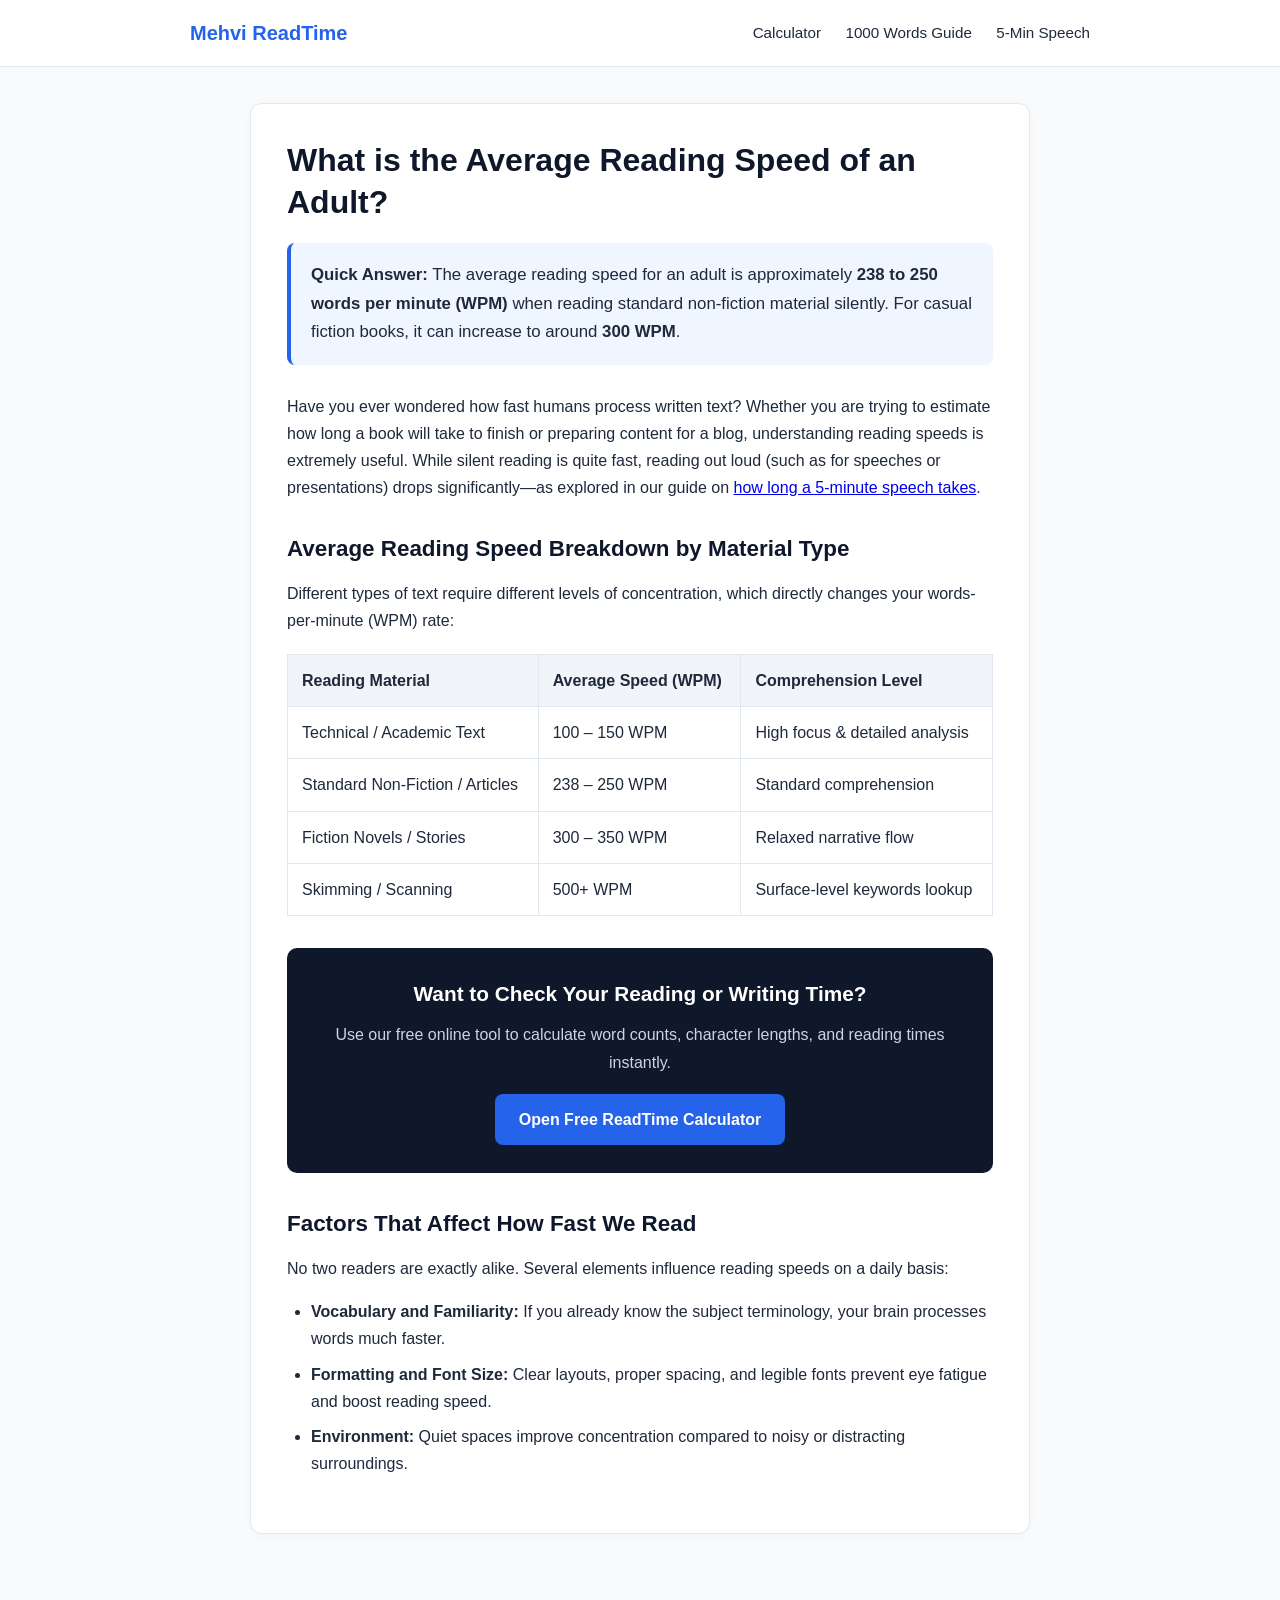
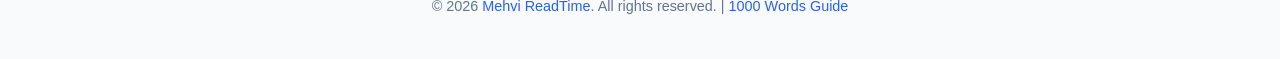
<file: average-reading-speed.html>
<!DOCTYPE html>
<html lang="en">
<head>
  <meta charset="UTF-8" />
  <meta name="viewport" content="width=device-width, initial-scale=1.0" />
  <title>What is the Average Reading Speed of an Adult? (Detailed Guide)</title>
  <meta name="description" content="Discover the average reading speed of an adult in words per minute (WPM). Learn how fast people read silently versus aloud and test your own speed with Mehvi ReadTime." />
  <link rel="canonical" href="https://mehvireadtime.online/average-reading-speed.html" />
  <meta name="robots" content="index, follow" />

  <!-- Open Graph / Social Meta -->
  <meta property="og:title" content="What is the Average Reading Speed of an Adult?" />
  <meta property="og:description" content="The average adult reading speed is about 238 words per minute for non-fiction. Learn more about reading rates and test your reading time instantly." />
  <meta property="og:url" content="https://mehvireadtime.online/average-reading-speed.html" />
  <meta property="og:type" content="article" />

  <!-- FAQ Schema for Google Rich Snippets -->
  <script type="application/ld+json">
  {
    "@context": "https://schema.org",
    "@type": "FAQPage",
    "mainEntity": [
      {
        "@type": "Question",
        "name": "What is the average reading speed of an adult?",
        "acceptedAnswer": {
          "@type": "Answer",
          "text": "The average adult reading speed is approximately 238 to 250 words per minute (WPM) for standard non-fiction material."
        }
      },
      {
        "@type": "Question",
        "name": "How fast do people read fiction books?",
        "acceptedAnswer": {
          "@type": "Answer",
          "text": "Fiction books are typically read a bit faster, averaging around 300 words per minute because the narrative style is easier to process."
        }
      },
      {
        "@type": "Question",
        "name": "What is the difference between silent reading and reading aloud?",
        "acceptedAnswer": {
          "@type": "Answer",
          "text": "Silent reading is much faster, usually around 230-250 WPM, whereas reading aloud drops to an average of 130 to 150 WPM due to articulation and breathing pauses."
        }
      }
    ]
  }
  </script>

  <style>
    :root {
      --primary: #2563eb;
      --primary-dark: #1d4ed8;
      --bg: #f8fafc;
      --card: #ffffff;
      --text: #1e293b;
      --muted: #64748b;
      --border: #e2e8f0;
    }
    * { box-sizing: border-box; margin: 0; padding: 0; }
    body {
      font-family: -apple-system, BlinkMacSystemFont, "Segoe UI", Roboto, sans-serif;
      background-color: var(--bg);
      color: var(--text);
      line-height: 1.7;
    }
    header {
      background: var(--card);
      border-bottom: 1px solid var(--border);
      padding: 16px 24px;
    }
    .nav-container {
      max-width: 900px;
      margin: 0 auto;
      display: flex;
      justify-content: space-between;
      align-items: center;
    }
    .logo {
      font-size: 1.25rem;
      font-weight: 700;
      color: var(--primary);
      text-decoration: none;
    }
    .nav-links a {
      margin-left: 20px;
      text-decoration: none;
      color: var(--text);
      font-weight: 500;
      font-size: 0.95rem;
    }
    .nav-links a:hover { color: var(--primary); }
    main {
      max-width: 820px;
      margin: 36px auto;
      padding: 0 20px;
    }
    .article-card {
      background: var(--card);
      border: 1px solid var(--border);
      border-radius: 12px;
      padding: 36px;
      box-shadow: 0 2px 10px rgba(0,0,0,0.03);
    }
    h1 {
      font-size: 2rem;
      line-height: 1.3;
      margin-bottom: 16px;
      color: #0f172a;
    }
    .answer-box {
      background: #eff6ff;
      border-left: 4px solid var(--primary);
      padding: 18px 20px;
      border-radius: 8px;
      margin: 20px 0 28px;
      font-size: 1.05rem;
    }
    h2 {
      font-size: 1.4rem;
      margin: 28px 0 12px;
      color: #0f172a;
    }
    p { margin-bottom: 16px; }
    table {
      width: 100%;
      border-collapse: collapse;
      margin: 20px 0 28px;
    }
    th, td {
      border: 1px solid var(--border);
      padding: 12px 14px;
      text-align: left;
    }
    th {
      background: #f1f5f9;
      font-weight: 600;
    }
    .cta-box {
      background: #0f172a;
      color: #ffffff;
      padding: 28px;
      border-radius: 10px;
      text-align: center;
      margin: 32px 0;
    }
    .cta-box h3 {
      font-size: 1.3rem;
      margin-bottom: 10px;
    }
    .cta-box p {
      color: #cbd5e1;
      margin-bottom: 18px;
    }
    .cta-btn {
      display: inline-block;
      background: var(--primary);
      color: #ffffff;
      padding: 12px 24px;
      border-radius: 8px;
      text-decoration: none;
      font-weight: 600;
    }
    .cta-btn:hover { background: var(--primary-dark); }
    ul {
      margin: 12px 0 20px 24px;
    }
    li { margin-bottom: 8px; }
    footer {
      text-align: center;
      padding: 24px;
      color: var(--muted);
      font-size: 0.9rem;
    }
    footer a { color: var(--primary); text-decoration: none; }
  </style>
</head>
<body>

  <header>
    <div class="nav-container">
      <a href="/" class="logo">Mehvi ReadTime</a>
      <nav class="nav-links">
        <a href="/">Calculator</a>
        <a href="/1000words.html">1000 Words Guide</a>
        <a href="/5-minute-speech-words.html">5-Min Speech</a>
      </nav>
    </div>
  </header>

  <main>
    <article class="article-card">
      <h1>What is the Average Reading Speed of an Adult?</h1>

      <div class="answer-box">
        <strong>Quick Answer:</strong> The average reading speed for an adult is approximately <strong>238 to 250 words per minute (WPM)</strong> when reading standard non-fiction material silently. For casual fiction books, it can increase to around <strong>300 WPM</strong>.
      </div>

      <p>Have you ever wondered how fast humans process written text? Whether you are trying to estimate how long a book will take to finish or preparing content for a blog, understanding reading speeds is extremely useful. While silent reading is quite fast, reading out loud (such as for speeches or presentations) drops significantly—as explored in our guide on <a href="/5-minute-speech-words.html">how long a 5-minute speech takes</a>.</p>

      <h2>Average Reading Speed Breakdown by Material Type</h2>
      <p>Different types of text require different levels of concentration, which directly changes your words-per-minute (WPM) rate:</p>

      <table>
        <thead>
          <tr>
            <th>Reading Material</th>
            <th>Average Speed (WPM)</th>
            <th>Comprehension Level</th>
          </tr>
        </thead>
        <tbody>
          <tr>
            <td>Technical / Academic Text</td>
            <td>100 – 150 WPM</td>
            <td>High focus &amp; detailed analysis</td>
          </tr>
          <tr>
            <td>Standard Non-Fiction / Articles</td>
            <td>238 – 250 WPM</td>
            <td>Standard comprehension</td>
          </tr>
          <tr>
            <td>Fiction Novels / Stories</td>
            <td>300 – 350 WPM</td>
            <td>Relaxed narrative flow</td>
          </tr>
          <tr>
            <td>Skimming / Scanning</td>
            <td>500+ WPM</td>
            <td>Surface-level keywords lookup</td>
          </tr>
        </tbody>
      </table>

      <div class="cta-box">
        <h3>Want to Check Your Reading or Writing Time?</h3>
        <p>Use our free online tool to calculate word counts, character lengths, and reading times instantly.</p>
        <a href="/" class="cta-btn">Open Free ReadTime Calculator</a>
      </div>

      <h2>Factors That Affect How Fast We Read</h2>
      <p>No two readers are exactly alike. Several elements influence reading speeds on a daily basis:</p>
      <ul>
        <li><strong>Vocabulary and Familiarity:</strong> If you already know the subject terminology, your brain processes words much faster.</li>
        <li><strong>Formatting and Font Size:</strong> Clear layouts, proper spacing, and legible fonts prevent eye fatigue and boost reading speed.</li>
        <li><strong>Environment:</strong> Quiet spaces improve concentration compared to noisy or distracting surroundings.</li>
      </ul>
    </article>
  </main>

  <footer>
    <p>&copy; 2026 <a href="/">Mehvi ReadTime</a>. All rights reserved. | <a href="/1000words.html">1000 Words Guide</a></p>
  </footer>

</body>
</html>
</file>
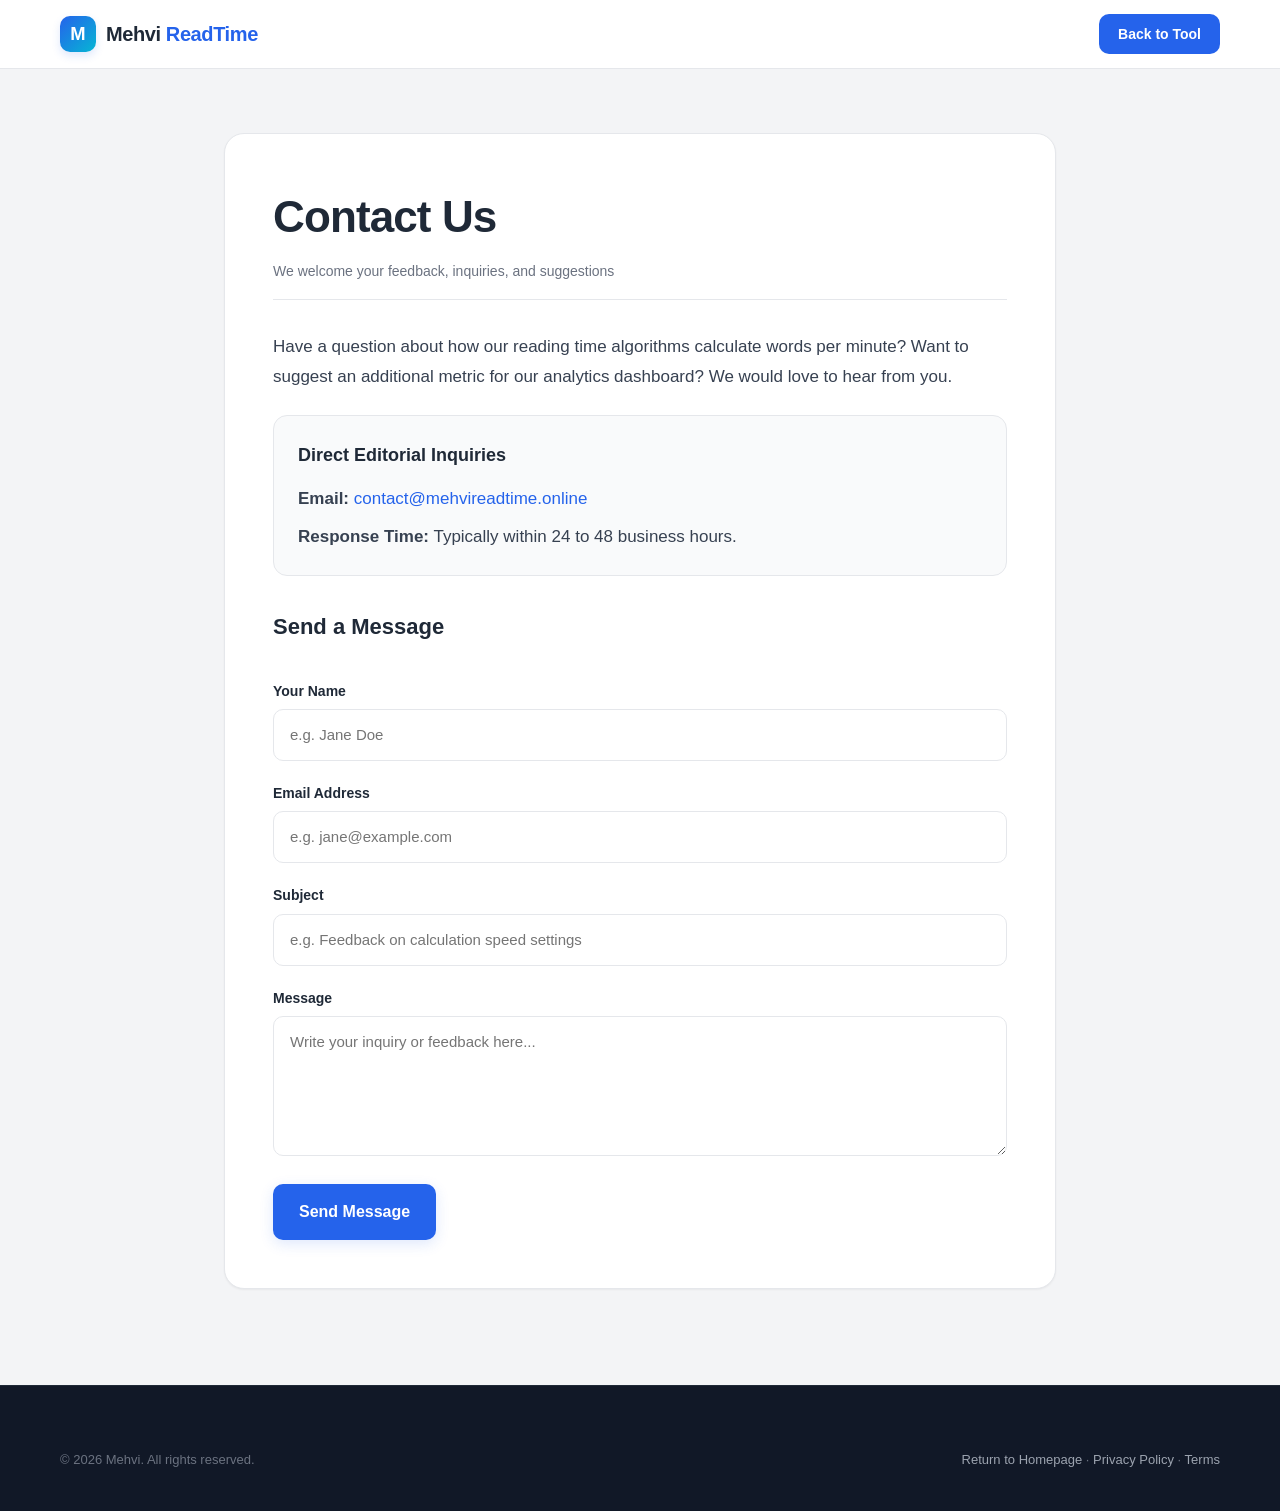
<file: contact.html>
<!DOCTYPE html>
<html lang="en">
<head>
  <meta charset="UTF-8">
  <meta name="viewport" content="width=device-width, initial-scale=1.0">
  <title>Contact Us — Mehvi ReadTime Calculator Support & Feedback</title>
  <meta name="description" content="Get in touch with the Mehvi team for feedback, questions, or feature requests regarding the Read Time Calculator.">
  <link rel="canonical" href="https://mehvireadtime.online/contact.html">
  <meta name="theme-color" content="#2563EB">
<meta name="robots" content="index, follow">
  <link rel="stylesheet" href="style.css">
</head>
<body>
  <header class="site-header" role="banner">
    <div class="container">
      <div class="nav-wrapper">
        <a href="index.html" class="brand-link" aria-label="Mehvi Homepage">
          <div class="brand-logo-icon" aria-hidden="true">M</div>
          <span class="brand-text">Mehvi <span>ReadTime</span></span>
        </a>
        <a href="index.html#calculator" class="nav-cta-btn">Back to Tool</a>
      </div>
    </div>
  </header>

  <main class="standalone-page" id="main-content" role="main">
    <div class="container">
      <div class="standalone-content-card">
        <h1 class="standalone-title">Contact Us</h1>
        <div class="standalone-date">We welcome your feedback, inquiries, and suggestions</div>

        <div class="prose-block">
          <p>
            Have a question about how our reading time algorithms calculate words per minute? Want to suggest an additional metric for our analytics dashboard? We would love to hear from you.
          </p>

          <div style="background: var(--card-subtle); border: 1px solid var(--border-color); border-radius: var(--radius-lg); padding: 1.5rem; margin: 1.5rem 0;">
            <h3 style="margin-top: 0; font-size: 1.125rem;">Direct Editorial Inquiries</h3>
            <p style="margin-bottom: 0.5rem;">
              <strong>Email:</strong> <a href="mailto:contact@mehvireadtime.online">contact@mehvireadtime.online</a>
            </p>
            <p style="margin-bottom: 0;">
              <strong>Response Time:</strong> Typically within 24 to 48 business hours.
            </p>
          </div>

          <h3>Send a Message</h3>
          <form class="contact-form" id="contact-form" action="#" method="POST" onsubmit="return handleContactSubmit(event)">
            <div class="form-group">
              <label for="contact-name" class="form-label">Your Name</label>
              <input type="text" id="contact-name" class="form-input" placeholder="e.g. Jane Doe" required>
            </div>

            <div class="form-group">
              <label for="contact-email" class="form-label">Email Address</label>
              <input type="email" id="contact-email" class="form-input" placeholder="e.g. jane@example.com" required>
            </div>

            <div class="form-group">
              <label for="contact-subject" class="form-label">Subject</label>
              <input type="text" id="contact-subject" class="form-input" placeholder="e.g. Feedback on calculation speed settings" required>
            </div>

            <div class="form-group">
              <label for="contact-message" class="form-label">Message</label>
              <textarea id="contact-message" class="form-textarea" placeholder="Write your inquiry or feedback here..." required></textarea>
            </div>

            <button type="submit" class="btn-primary" style="align-self: flex-start; margin-top: 0.5rem;">
              Send Message
            </button>
            <div id="contact-feedback" style="display: none; padding: 0.75rem 1rem; border-radius: var(--radius-md); font-weight: 600; font-size: 0.9375rem; background: var(--success-light); color: var(--success); border: 1px solid rgba(5,150,105,0.2);">
              ✓ Thank you! Your message has been received.
            </div>
          </form>
        </div>
      </div>
    </div>
  </main>

  <footer class="site-footer" role="contentinfo">
    <div class="container">
      <div class="footer-bottom-bar" style="border-top: none; padding-top: 0;">
        <div class="footer-legal-copy">
          &copy; 2026 Mehvi. All rights reserved.
        </div>
        <div class="footer-deployment-badge">
          <a href="index.html" style="color: #9CA3AF;">Return to Homepage</a> · <a href="privacy.html" style="color: #9CA3AF;">Privacy Policy</a> · <a href="terms.html" style="color: #9CA3AF;">Terms</a>
        </div>
      </div>
    </div>
  </footer>

  <script>
    function handleContactSubmit(e) {
      e.preventDefault();
      var feedback = document.getElementById('contact-feedback');
      var form = document.getElementById('contact-form');
      if (feedback && form) {
        feedback.style.display = 'block';
        form.reset();
        setTimeout(function() {
          feedback.style.display = 'none';
        }, 5000);
      }
      return false;
    }
  </script>
</body>
</html>
</file>
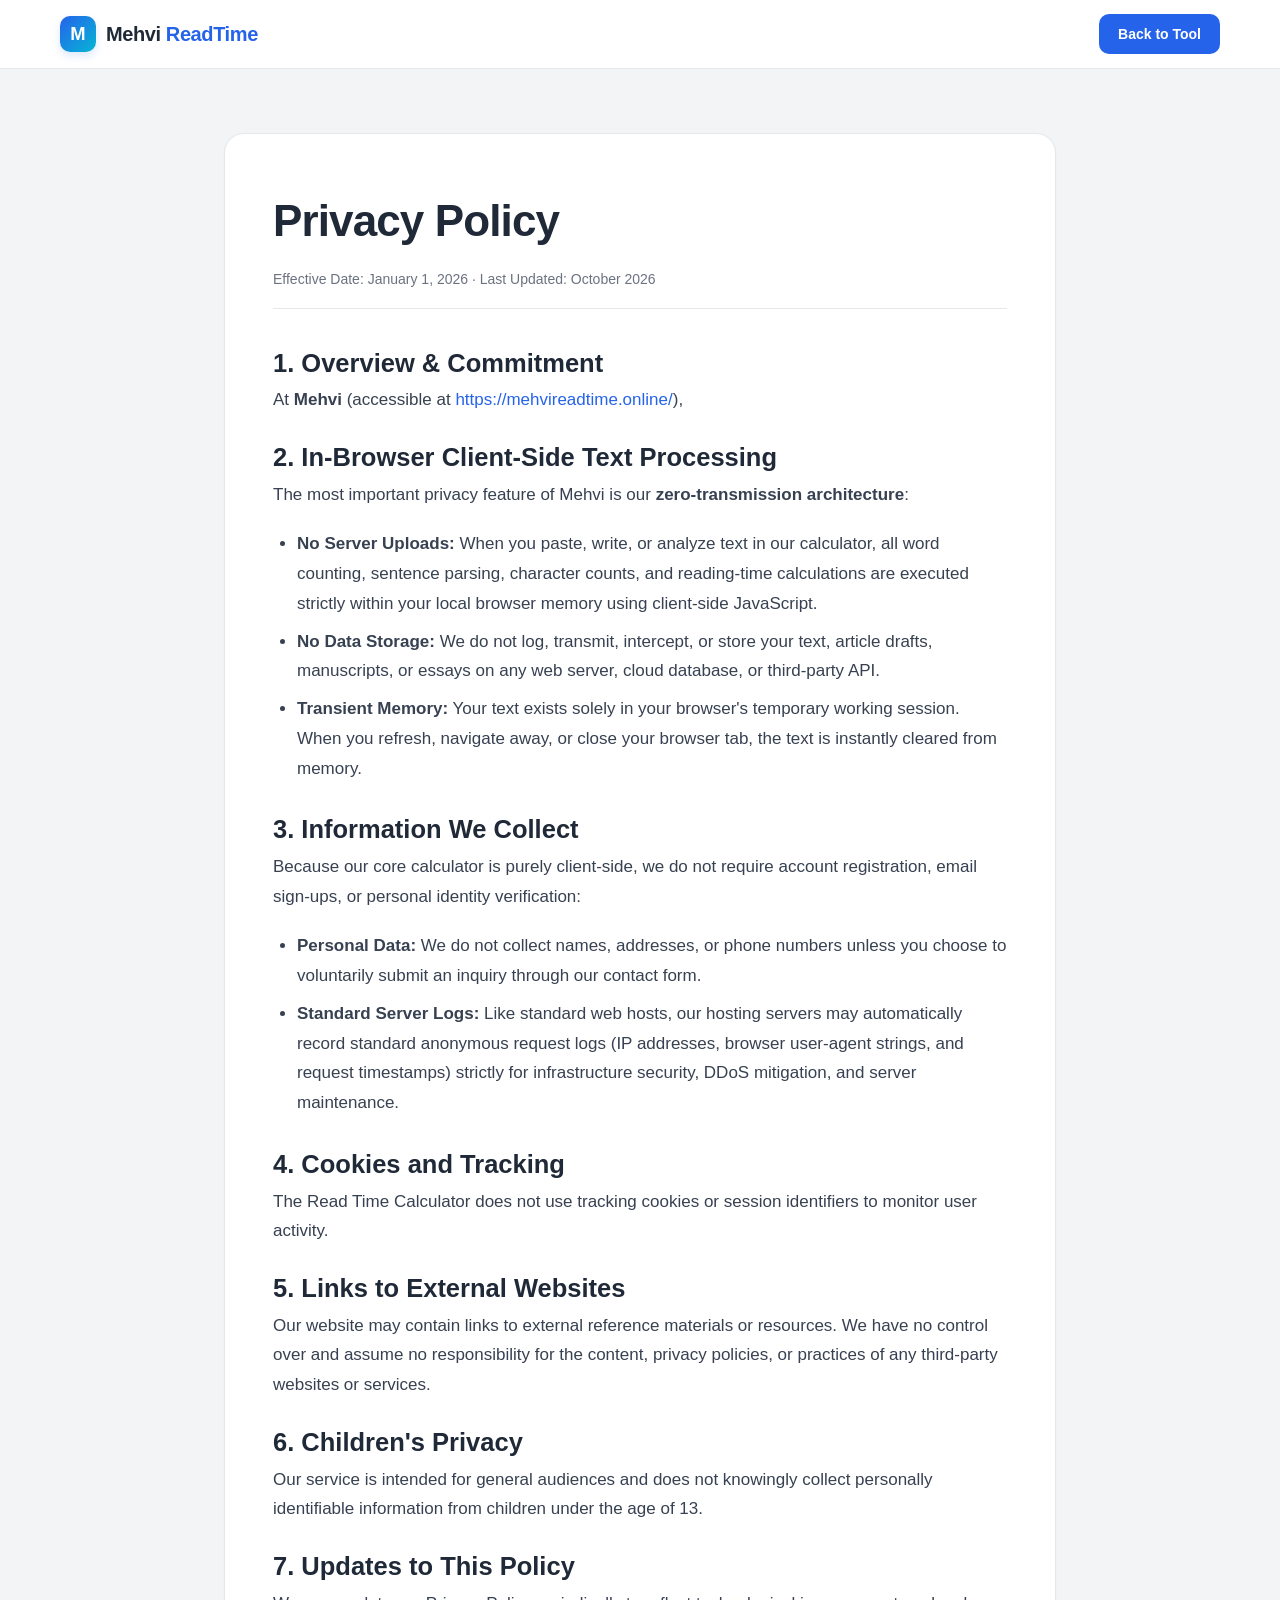
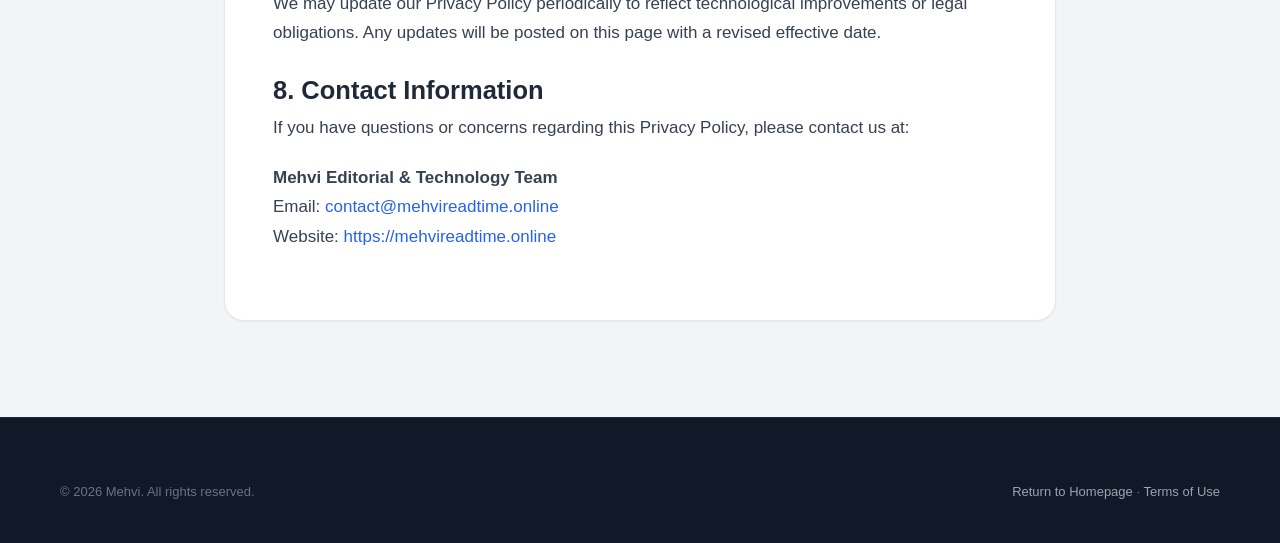
<file: privacy.html>
<!DOCTYPE html>
<html lang="en">
<head>
  <meta charset="UTF-8">
  <meta name="viewport" content="width=device-width, initial-scale=1.0">
  <title>Privacy Policy — Mehvi Read Time Calculator</title>
  <meta name="description" content="Privacy Policy for Mehvi Read Time Calculator. Learn how our client-side architecture protects your text and personal data.">
  <link rel="canonical" href="https://mehvireadtime.online/privacy.html">
  <meta name="theme-color" content="#2563EB">
    <meta name="robots" content="index, follow">
  <link rel="stylesheet" href="style.css">
</head>
<body>
  <header class="site-header" role="banner">
    <div class="container">
      <div class="nav-wrapper">
        <a href="index.html" class="brand-link" aria-label="Mehvi Homepage">
          <div class="brand-logo-icon" aria-hidden="true">M</div>
          <span class="brand-text">Mehvi <span>ReadTime</span></span>
        </a>
        <a href="index.html#calculator" class="nav-cta-btn">Back to Tool</a>
      </div>
    </div>
  </header>

  <main class="standalone-page" id="main-content" role="main">
    <div class="container">
      <div class="standalone-content-card prose-block">
        <h1 class="standalone-title">Privacy Policy</h1>
        <div class="standalone-date">Effective Date: January 1, 2026 · Last Updated: October 2026</div>

        <h2>1. Overview & Commitment</h2>
        <p>
          At <strong>Mehvi</strong> (accessible at <a href="https://mehvireadtime.online/">https://mehvireadtime.online/</a>),

        <h2>2. In-Browser Client-Side Text Processing</h2>
        <p>
          The most important privacy feature of Mehvi is our <strong>zero-transmission architecture</strong>:
        </p>
        <ul>
          <li><strong>No Server Uploads:</strong> When you paste, write, or analyze text in our calculator, all word counting, sentence parsing, character counts, and reading-time calculations are executed strictly within your local browser memory using client-side JavaScript.</li>
          <li><strong>No Data Storage:</strong> We do not log, transmit, intercept, or store your text, article drafts, manuscripts, or essays on any web server, cloud database, or third-party API.</li>
          <li><strong>Transient Memory:</strong> Your text exists solely in your browser's temporary working session. When you refresh, navigate away, or close your browser tab, the text is instantly cleared from memory.</li>
        </ul>

        <h2>3. Information We Collect</h2>
        <p>
          Because our core calculator is purely client-side, we do not require account registration, email sign-ups, or personal identity verification:
        </p>
        <ul>
          <li><strong>Personal Data:</strong> We do not collect names, addresses, or phone numbers unless you choose to voluntarily submit an inquiry through our contact form.</li>
          <li><strong>Standard Server Logs:</strong> Like standard web hosts, our hosting servers may automatically record standard anonymous request logs (IP addresses, browser user-agent strings, and request timestamps) strictly for infrastructure security, DDoS mitigation, and server maintenance.</li>
        </ul>

        <h2>4. Cookies and Tracking</h2>
        <p>
          The Read Time Calculator does not use tracking cookies or session identifiers to monitor user activity.
        </p>

        <h2>5. Links to External Websites</h2>
        <p>
          Our website may contain links to external reference materials or resources. We have no control over and assume no responsibility for the content, privacy policies, or practices of any third-party websites or services.
        </p>

        <h2>6. Children's Privacy</h2>
        <p>
          Our service is intended for general audiences and does not knowingly collect personally identifiable information from children under the age of 13.
        </p>

        <h2>7. Updates to This Policy</h2>
        <p>
          We may update our Privacy Policy periodically to reflect technological improvements or legal obligations. Any updates will be posted on this page with a revised effective date.
        </p>

        <h2>8. Contact Information</h2>
        <p>
          If you have questions or concerns regarding this Privacy Policy, please contact us at:
        </p>
        <p>
          <strong>Mehvi Editorial & Technology Team</strong><br>
          Email: <a href="mailto:contact@mehvireadtime.online">contact@mehvireadtime.online</a><br>
          Website: <a href="https://mehvireadtime.online">https://mehvireadtime.online</a>
        </p>
      </div>
    </div>
  </main>

  <footer class="site-footer" role="contentinfo">
    <div class="container">
      <div class="footer-bottom-bar" style="border-top: none; padding-top: 0;">
        <div class="footer-legal-copy">
          &copy; 2026 Mehvi. All rights reserved.
        </div>
        <div class="footer-deployment-badge">
          <a href="index.html" style="color: #9CA3AF;">Return to Homepage</a> · <a href="terms.html" style="color: #9CA3AF;">Terms of Use</a>
        </div>
      </div>
    </div>
  </footer>
</body>
</html>
</file>
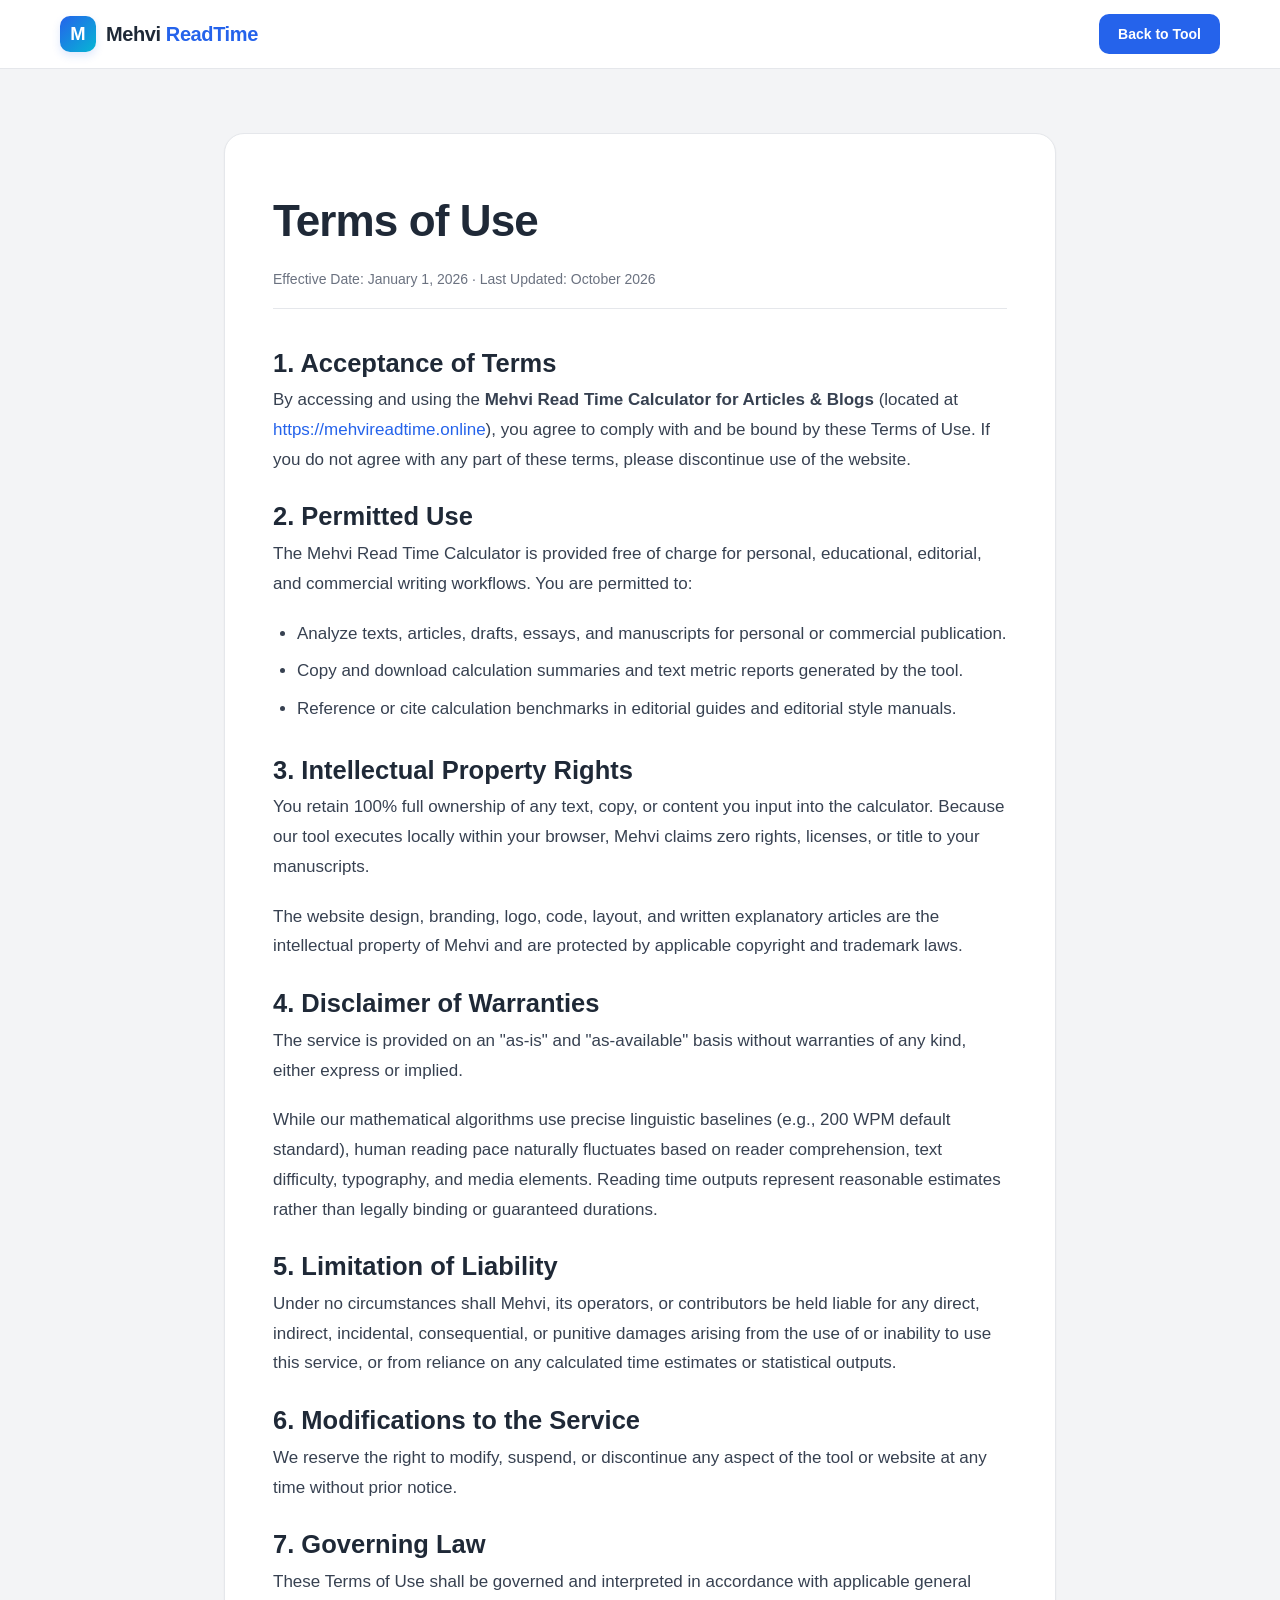
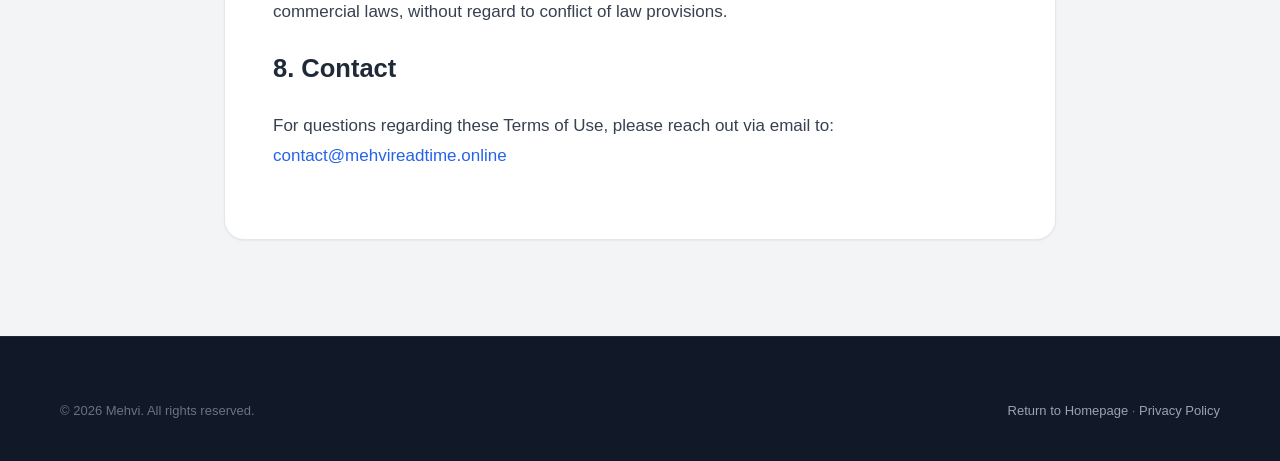
<file: terms.html>
<!DOCTYPE html>
<html lang="en">
<head>
  <meta charset="UTF-8">
  <meta name="viewport" content="width=device-width, initial-scale=1.0">
  <title>Terms of Use — Mehvi Read Time Calculator</title>
  <meta name="description" content="Terms of Use for Mehvi Read Time Calculator. Guidelines for accessing and utilizing our text analytics utility.">
  <link rel="canonical" href="https://mehvireadtime.online/terms.html">
  <meta name="theme-color" content="#2563EB">
  <link rel="stylesheet" href="style.css">
</head>
<body>
  <header class="site-header" role="banner">
    <div class="container">
      <div class="nav-wrapper">
        <a href="index.html" class="brand-link" aria-label="Mehvi Homepage">
          <div class="brand-logo-icon" aria-hidden="true">M</div>
          <span class="brand-text">Mehvi <span>ReadTime</span></span>
        </a>
        <a href="index.html#calculator" class="nav-cta-btn">Back to Tool</a>
      </div>
    </div>
  </header>

  <main class="standalone-page" id="main-content" role="main">
    <div class="container">
      <div class="standalone-content-card prose-block">
        <h1 class="standalone-title">Terms of Use</h1>
        <div class="standalone-date">Effective Date: January 1, 2026 · Last Updated: October 2026</div>

        <h2>1. Acceptance of Terms</h2>
        <p>
          By accessing and using the <strong>Mehvi Read Time Calculator for Articles & Blogs</strong> (located at <a href="https://mehvireadtime.online">https://mehvireadtime.online</a>), you agree to comply with and be bound by these Terms of Use. If you do not agree with any part of these terms, please discontinue use of the website.
        </p>

        <h2>2. Permitted Use</h2>
        <p>
          The Mehvi Read Time Calculator is provided free of charge for personal, educational, editorial, and commercial writing workflows. You are permitted to:
        </p>
        <ul>
          <li>Analyze texts, articles, drafts, essays, and manuscripts for personal or commercial publication.</li>
          <li>Copy and download calculation summaries and text metric reports generated by the tool.</li>
          <li>Reference or cite calculation benchmarks in editorial guides and editorial style manuals.</li>
        </ul>

        <h2>3. Intellectual Property Rights</h2>
        <p>
          You retain 100% full ownership of any text, copy, or content you input into the calculator. Because our tool executes locally within your browser, Mehvi claims zero rights, licenses, or title to your manuscripts.
        </p>
        <p>
          The website design, branding, logo, code, layout, and written explanatory articles are the intellectual property of Mehvi and are protected by applicable copyright and trademark laws.
        </p>

        <h2>4. Disclaimer of Warranties</h2>
        <p>
          The service is provided on an "as-is" and "as-available" basis without warranties of any kind, either express or implied.
        </p>
        <p>
          While our mathematical algorithms use precise linguistic baselines (e.g., 200 WPM default standard), human reading pace naturally fluctuates based on reader comprehension, text difficulty, typography, and media elements. Reading time outputs represent reasonable estimates rather than legally binding or guaranteed durations.
        </p>

        <h2>5. Limitation of Liability</h2>
        <p>
          Under no circumstances shall Mehvi, its operators, or contributors be held liable for any direct, indirect, incidental, consequential, or punitive damages arising from the use of or inability to use this service, or from reliance on any calculated time estimates or statistical outputs.
        </p>

        <h2>6. Modifications to the Service</h2>
        <p>
          We reserve the right to modify, suspend, or discontinue any aspect of the tool or website at any time without prior notice.
        </p>

        <h2>7. Governing Law</h2>
        <p>
          These Terms of Use shall be governed and interpreted in accordance with applicable general commercial laws, without regard to conflict of law provisions.
        </p>

        <h2>8. Contact</h2>
        <p>
        <p>For questions regarding these Terms of Use, please reach out via email to: <a href="mailto:contact@mehvireadtime.online">contact@mehvireadtime.online</a></p>
        </p>
      </div>
    </div>
  </main>

  <footer class="site-footer" role="contentinfo">
    <div class="container">
      <div class="footer-bottom-bar" style="border-top: none; padding-top: 0;">
        <div class="footer-legal-copy">
          &copy; 2026 Mehvi. All rights reserved.
        </div>
        <div class="footer-deployment-badge">
          <a href="index.html" style="color: #9CA3AF;">Return to Homepage</a> · <a href="privacy.html" style="color: #9CA3AF;">Privacy Policy</a>
        </div>
      </div>
    </div>
  </footer>
</body>
</html>
</file>
<file: style.css>
/* ==========================================================================
   Mehvi — Read Time Calculator for Articles & Blogs
   Stylesheet: style.css
   Pure CSS3 with custom variables, 3D perspective, responsive grid & accessibility
   ========================================================================== */

/* --------------------------------------------------------------------------
   1. CSS Variables & Design Tokens
   -------------------------------------------------------------------------- */
:root {
  --primary: #2563EB;          /* Royal Blue */
  --primary-hover: #1D4ED8;
  --primary-light: #EFF6FF;
  --primary-glow: rgba(37, 99, 235, 0.15);
  
  --secondary: #06B6D4;        /* Teal / Cyan */
  --secondary-hover: #0891B2;
  --secondary-light: #ECFEFF;
  --secondary-glow: rgba(6, 182, 212, 0.15);

  --bg-page: #F3F4F6;          /* Light Gray */
  --card-bg: #FFFFFF;          /* Pure White */
  --card-subtle: #F9FAFB;
  
  --text-main: #1F2937;        /* Charcoal Dark */
  --text-muted: #4B5563;
  --text-subtle: #6B7280;
  --text-light: #9CA3AF;
  
  --border-color: #E5E7EB;
  --border-subtle: #F3F4F6;
  --border-focus: #2563EB;
  
  --success: #059669;
  --success-light: #ECFDF5;
  --warning: #D97706;
  --warning-light: #FFFBEB;

  --shadow-sm: 0 1px 2px 0 rgba(0, 0, 0, 0.05);
  --shadow-md: 0 4px 6px -1px rgba(0, 0, 0, 0.07), 0 2px 4px -2px rgba(0, 0, 0, 0.05);
  --shadow-lg: 0 10px 15px -3px rgba(0, 0, 0, 0.08), 0 4px 6px -4px rgba(0, 0, 0, 0.04);
  --shadow-xl: 0 20px 25px -5px rgba(0, 0, 0, 0.09), 0 8px 10px -6px rgba(0, 0, 0, 0.04);

  --radius-sm: 6px;
  --radius-md: 10px;
  --radius-lg: 14px;
  --radius-xl: 20px;
  --radius-pill: 9999px;

  --font-sans: -apple-system, BlinkMacSystemFont, "Segoe UI", Roboto, "Helvetica Neue", Arial, sans-serif;
  --font-mono: ui-monospace, SFMono-Regular, Menlo, Monaco, Consolas, "Liberation Mono", "Courier New", monospace;
  
  --transition-fast: 150ms cubic-bezier(0.16, 1, 0.3, 1);
  --transition-normal: 220ms cubic-bezier(0.16, 1, 0.3, 1);
  --container-max: 1200px;
}

/* --------------------------------------------------------------------------
   2. Reset & Global Styles
   -------------------------------------------------------------------------- */
*, *::before, *::after {
  box-sizing: border-box;
  margin: 0;
  padding: 0;
}

html {
  font-size: 16px;
  scroll-behavior: smooth;
  text-size-adjust: 100%;
  -webkit-text-size-adjust: 100%;
}

body {
  font-family: var(--font-sans);
  background-color: var(--bg-page);
  color: var(--text-main);
  line-height: 1.6;
  min-height: 100vh;
  display: flex;
  flex-direction: column;
  overflow-x: hidden;
  -webkit-font-smoothing: antialiased;
}

img, svg {
  display: block;
  max-width: 100%;
}

button, input, textarea, select {
  font: inherit;
  color: inherit;
}

a {
  color: var(--primary);
  text-decoration: none;
  transition: color var(--transition-fast);
}

a:hover {
  color: var(--primary-hover);
}

/* Accessibility Focus Ring */
:focus-visible {
  outline: 2px solid var(--primary);
  outline-offset: 3px;
}

/* Layout Container */
.container {
  width: 100%;
  max-width: var(--container-max);
  margin-left: auto;
  margin-right: auto;
  padding-left: 1.25rem;
  padding-right: 1.25rem;
}

/* Skip link for keyboard accessibility */
.skip-link {
  position: absolute;
  top: -100px;
  left: 1rem;
  background: var(--primary);
  color: #fff;
  padding: 0.75rem 1.25rem;
  z-index: 1000;
  font-weight: 600;
  border-radius: var(--radius-sm);
  transition: top var(--transition-fast);
}

.skip-link:focus {
  top: 1rem;
}

/* --------------------------------------------------------------------------
   3. Navbar
   -------------------------------------------------------------------------- */
.site-header {
  position: sticky;
  top: 0;
  z-index: 100;
  background-color: rgba(255, 255, 255, 0.94);
  backdrop-filter: blur(10px);
  -webkit-backdrop-filter: blur(10px);
  border-bottom: 1px solid var(--border-color);
  transition: box-shadow var(--transition-normal);
}

.site-header.scrolled {
  box-shadow: var(--shadow-sm);
}

.nav-wrapper {
  display: flex;
  align-items: center;
  justify-content: space-between;
  height: 4.25rem;
  gap: 1.5rem;
}

.brand-link {
  display: inline-flex;
  align-items: center;
  gap: 0.625rem;
  text-decoration: none;
  color: var(--text-main);
}

.brand-logo-icon {
  width: 2.25rem;
  height: 2.25rem;
  border-radius: var(--radius-md);
  background: linear-gradient(135deg, var(--primary), var(--secondary));
  display: flex;
  align-items: center;
  justify-content: center;
  color: #fff;
  font-weight: 800;
  font-size: 1.15rem;
  box-shadow: 0 4px 8px var(--primary-glow);
}

.brand-text {
  font-size: 1.25rem;
  font-weight: 700;
  letter-spacing: -0.02em;
  color: var(--text-main);
}

.brand-text span {
  color: var(--primary);
}

.nav-menu {
  display: flex;
  align-items: center;
  list-style: none;
  gap: 1.5rem;
}

.nav-link {
  font-size: 0.9375rem;
  font-weight: 500;
  color: var(--text-muted);
  transition: color var(--transition-fast);
  padding: 0.25rem 0;
  position: relative;
  white-space: nowrap;
}

.nav-link:hover,
.nav-link:focus {
  color: var(--primary);
}

.nav-cta-btn {
  display: inline-flex;
  align-items: center;
  justify-content: center;
  background: var(--primary);
  color: #ffffff;
  padding: 0.5rem 1.125rem;
  border-radius: var(--radius-md);
  font-size: 0.875rem;
  font-weight: 600;
  border: 1px solid transparent;
  transition: background-color var(--transition-fast), transform var(--transition-fast);
  white-space: nowrap;
}

.nav-cta-btn:hover {
  background: var(--primary-hover);
  color: #ffffff;
  transform: translateY(-1px);
}

.hamburger-btn {
  display: none;
  background: transparent;
  border: none;
  cursor: pointer;
  padding: 0.5rem;
  border-radius: var(--radius-sm);
  color: var(--text-main);
}

.hamburger-btn:focus-visible {
  outline: 2px solid var(--primary);
}

.hamburger-icon {
  width: 1.5rem;
  height: 1.5rem;
}

/* --------------------------------------------------------------------------
   4. Hero Section & 3D Visual
   -------------------------------------------------------------------------- */
.hero-section {
  padding: 3.5rem 0 3rem;
  position: relative;
  overflow: hidden;
}

.hero-grid {
  display: grid;
  grid-template-columns: 1.15fr 0.85fr;
  align-items: center;
  gap: 3rem;
}

.hero-kicker {
  display: inline-flex;
  align-items: center;
  gap: 0.5rem;
  font-size: 0.875rem;
  font-weight: 600;
  color: var(--primary);
  background: var(--primary-light);
  padding: 0.35rem 0.85rem;
  border-radius: var(--radius-pill);
  margin-bottom: 1rem;
  border: 1px solid rgba(37, 99, 235, 0.15);
}

.hero-title {
  font-size: clamp(2.25rem, 4vw, 3.25rem);
  font-weight: 800;
  line-height: 1.15;
  letter-spacing: -0.03em;
  color: var(--text-main);
  margin-bottom: 1.25rem;
  text-wrap: balance;
}

.hero-title .gradient-text {
  background: linear-gradient(135deg, var(--primary) 0%, var(--secondary) 100%);
  -webkit-background-clip: text;
  -webkit-text-fill-color: transparent;
}

.hero-subtitle {
  font-size: 1.125rem;
  color: var(--text-muted);
  line-height: 1.6;
  margin-bottom: 2rem;
  max-width: 38rem;
}

.hero-actions {
  display: flex;
  flex-wrap: wrap;
  align-items: center;
  gap: 1rem;
  margin-bottom: 2rem;
}

.btn-primary {
  display: inline-flex;
  align-items: center;
  justify-content: center;
  gap: 0.5rem;
  background: var(--primary);
  color: #fff;
  padding: 0.875rem 1.625rem;
  border-radius: var(--radius-md);
  font-size: 1rem;
  font-weight: 600;
  border: none;
  cursor: pointer;
  box-shadow: 0 4px 14px var(--primary-glow);
  transition: background-color var(--transition-fast), transform var(--transition-fast), box-shadow var(--transition-fast);
}

.btn-primary:hover {
  background: var(--primary-hover);
  color: #fff;
  transform: translateY(-2px);
  box-shadow: 0 6px 20px var(--primary-glow);
}

.btn-secondary {
  display: inline-flex;
  align-items: center;
  justify-content: center;
  gap: 0.5rem;
  background: #fff;
  color: var(--text-main);
  padding: 0.875rem 1.5rem;
  border-radius: var(--radius-md);
  font-size: 1rem;
  font-weight: 600;
  border: 1px solid var(--border-color);
  cursor: pointer;
  transition: border-color var(--transition-fast), background-color var(--transition-fast), transform var(--transition-fast);
}

.btn-secondary:hover {
  border-color: var(--secondary);
  background-color: var(--secondary-light);
  color: var(--secondary-hover);
  transform: translateY(-2px);
}

.hero-badges-strip {
  display: flex;
  flex-wrap: wrap;
  align-items: center;
  gap: 1.25rem;
  font-size: 0.875rem;
  color: var(--text-muted);
}

.hero-badge-item {
  display: inline-flex;
  align-items: center;
  gap: 0.375rem;
}

.hero-badge-item svg {
  color: var(--success);
  flex-shrink: 0;
}

/* 3D Visual Stage */
.hero-visual-stage {
  perspective: 1200px;
  position: relative;
  display: flex;
  align-items: center;
  justify-content: center;
  min-height: 380px;
}

.glow-backdrop {
  position: absolute;
  width: 320px;
  height: 320px;
  background: radial-gradient(circle, var(--secondary-glow) 0%, var(--primary-glow) 60%, transparent 80%);
  filter: blur(40px);
  z-index: 1;
  pointer-events: none;
}

.visual-3d-scene {
  position: relative;
  width: 100%;
  max-width: 380px;
  transform-style: preserve-3d;
  transform: rotateX(12deg) rotateY(-14deg) rotateZ(2deg);
  animation: floatScene 6s ease-in-out infinite alternate;
  z-index: 2;
}

@keyframes floatScene {
  0% {
    transform: rotateX(12deg) rotateY(-14deg) rotateZ(2deg) translateY(0px);
  }
  100% {
    transform: rotateX(15deg) rotateY(-10deg) rotateZ(3deg) translateY(-14px);
  }
}

.tablet-mockup {
  background: #ffffff;
  border: 2px solid rgba(229, 231, 235, 0.8);
  border-radius: var(--radius-xl);
  padding: 1.5rem;
  box-shadow: 0 25px 50px -12px rgba(15, 23, 42, 0.18), 0 0 0 1px rgba(255, 255, 255, 0.8);
  transform: translateZ(10px);
}

.tablet-screen {
  background: var(--card-subtle);
  border-radius: var(--radius-lg);
  padding: 1.25rem;
  border: 1px solid var(--border-color);
}

.article-header-preview {
  display: flex;
  align-items: center;
  justify-content: space-between;
  margin-bottom: 1rem;
  padding-bottom: 0.75rem;
  border-bottom: 1px solid var(--border-color);
}

.article-title-placeholder {
  font-size: 0.875rem;
  font-weight: 700;
  color: var(--text-main);
}

.article-meta-tag {
  font-size: 0.75rem;
  font-weight: 600;
  color: var(--primary);
  background: var(--primary-light);
  padding: 0.2rem 0.5rem;
  border-radius: var(--radius-sm);
}

.article-lines-preview {
  display: flex;
  flex-direction: column;
  gap: 0.5rem;
  margin-bottom: 1rem;
}

.text-skeleton {
  height: 0.55rem;
  background: #E5E7EB;
  border-radius: var(--radius-pill);
}

.text-skeleton.w-90 { width: 90%; }
.text-skeleton.w-100 { width: 100%; }
.text-skeleton.w-75 { width: 75%; }
.text-skeleton.w-60 { width: 60%; }

/* Floating 3D Depth Badges */
.floating-3d-card {
  position: absolute;
  background: rgba(255, 255, 255, 0.95);
  backdrop-filter: blur(8px);
  border: 1px solid rgba(255, 255, 255, 0.8);
  border-radius: var(--radius-md);
  padding: 0.75rem 1rem;
  box-shadow: 0 15px 30px rgba(0, 0, 0, 0.12);
  display: flex;
  align-items: center;
  gap: 0.75rem;
  transform-style: preserve-3d;
  pointer-events: none;
}

.card-top-right {
  top: -1.25rem;
  right: -1.5rem;
  transform: translateZ(55px);
  border-left: 3px solid var(--primary);
}

.card-bottom-left {
  bottom: -1.25rem;
  left: -1.5rem;
  transform: translateZ(70px);
  border-left: 3px solid var(--secondary);
}

.badge-icon {
  width: 2rem;
  height: 2rem;
  border-radius: var(--radius-sm);
  display: flex;
  align-items: center;
  justify-content: center;
  flex-shrink: 0;
}

.badge-icon.blue {
  background: var(--primary-light);
  color: var(--primary);
}

.badge-icon.cyan {
  background: var(--secondary-light);
  color: var(--secondary-hover);
}

.badge-content {
  display: flex;
  flex-direction: column;
}

.badge-val {
  font-size: 0.9375rem;
  font-weight: 700;
  color: var(--text-main);
  font-variant-numeric: tabular-nums;
  line-height: 1.2;
}

.badge-lbl {
  font-size: 0.6875rem;
  color: var(--text-subtle);
  font-weight: 500;
}

/* --------------------------------------------------------------------------
   5. Calculator Section & Dashboard
   -------------------------------------------------------------------------- */
.calculator-section {
  padding: 2.5rem 0 4.5rem;
  scroll-margin-top: 5rem;
}

.calc-container {
  background: var(--card-bg);
  border-radius: var(--radius-xl);
  border: 1px solid var(--border-color);
  box-shadow: var(--shadow-xl);
  padding: 2rem;
}

.calc-header {
  display: flex;
  flex-wrap: wrap;
  align-items: center;
  justify-content: space-between;
  gap: 1rem;
  margin-bottom: 1.25rem;
  padding-bottom: 1rem;
  border-bottom: 1px solid var(--border-color);
}

.calc-title-group h2 {
  font-size: 1.375rem;
  font-weight: 700;
  color: var(--text-main);
  letter-spacing: -0.01em;
}

.calc-title-group p {
  font-size: 0.875rem;
  color: var(--text-muted);
}

.calc-quick-actions {
  display: flex;
  align-items: center;
  gap: 0.5rem;
  flex-wrap: wrap;
}

.btn-utility {
  display: inline-flex;
  align-items: center;
  gap: 0.375rem;
  background: var(--card-subtle);
  border: 1px solid var(--border-color);
  color: var(--text-muted);
  font-size: 0.8125rem;
  font-weight: 600;
  padding: 0.45rem 0.85rem;
  border-radius: var(--radius-sm);
  cursor: pointer;
  transition: all var(--transition-fast);
}

.btn-utility:hover {
  background: #fff;
  border-color: var(--primary);
  color: var(--primary);
}

.btn-utility.danger:hover {
  border-color: #EF4444;
  color: #DC2626;
  background: #FEF2F2;
}

/* Textarea Box */
.calc-input-box {
  position: relative;
  margin-bottom: 1.5rem;
}

.calc-textarea {
  width: 100%;
  min-height: 240px;
  padding: 1.25rem;
  font-size: 1rem;
  line-height: 1.6;
  color: var(--text-main);
  background: #FFFFFF;
  border: 1.5px solid var(--border-color);
  border-radius: var(--radius-lg);
  resize: vertical;
  transition: border-color var(--transition-fast), box-shadow var(--transition-fast);
}

.calc-textarea:focus {
  outline: none;
  border-color: var(--border-focus);
  box-shadow: 0 0 0 4px var(--primary-glow);
}

.calc-textarea::placeholder {
  color: var(--text-light);
  line-height: 1.6;
}

.textarea-footer {
  display: flex;
  align-items: center;
  justify-content: space-between;
  margin-top: 0.5rem;
  font-size: 0.8125rem;
  color: var(--text-subtle);
  padding: 0 0.25rem;
}

.privacy-notice {
  display: inline-flex;
  align-items: center;
  gap: 0.35rem;
}

.privacy-notice svg {
  color: var(--success);
}

.live-char-indicator {
  font-variant-numeric: tabular-nums;
  font-weight: 600;
  color: var(--text-muted);
}

/* Speed Controls Bar */
.speed-control-bar {
  background: var(--card-subtle);
  border: 1px solid var(--border-color);
  border-radius: var(--radius-lg);
  padding: 1.25rem;
  margin-bottom: 2rem;
}

.speed-control-header {
  display: flex;
  flex-wrap: wrap;
  align-items: baseline;
  justify-content: space-between;
  gap: 0.5rem;
  margin-bottom: 0.875rem;
}

.speed-control-title {
  font-size: 0.9375rem;
  font-weight: 700;
  color: var(--text-main);
}

.speed-control-desc {
  font-size: 0.8125rem;
  color: var(--text-subtle);
}

.speed-buttons-group {
  display: grid;
  grid-template-columns: repeat(auto-fit, minmax(130px, 1fr));
  gap: 0.75rem;
}

.speed-btn {
  display: flex;
  flex-direction: column;
  align-items: flex-start;
  padding: 0.75rem 1rem;
  background: #ffffff;
  border: 1.5px solid var(--border-color);
  border-radius: var(--radius-md);
  cursor: pointer;
  text-align: left;
  transition: all var(--transition-fast);
}

.speed-btn:hover {
  border-color: var(--primary);
  background: var(--primary-light);
}

.speed-btn.active {
  background: var(--primary-light);
  border-color: var(--primary);
  box-shadow: 0 0 0 2px var(--primary);
}

.speed-btn-label {
  font-size: 0.875rem;
  font-weight: 700;
  color: var(--text-main);
}

.speed-btn.active .speed-btn-label {
  color: var(--primary);
}

.speed-btn-wpm {
  font-size: 0.75rem;
  color: var(--text-subtle);
  font-variant-numeric: tabular-nums;
}

/* Custom Speed Input Box */
.custom-speed-box {
  display: none;
  margin-top: 1rem;
  padding-top: 1rem;
  border-top: 1px dashed var(--border-color);
  align-items: center;
  gap: 1rem;
}

.custom-speed-box.show {
  display: flex;
  flex-wrap: wrap;
}

.custom-speed-label {
  font-size: 0.875rem;
  font-weight: 600;
  color: var(--text-main);
}

.custom-speed-input-wrapper {
  display: flex;
  align-items: center;
  gap: 0.5rem;
}

.custom-speed-input {
  width: 6.5rem;
  padding: 0.45rem 0.65rem;
  font-size: 0.9375rem;
  border: 1.5px solid var(--border-color);
  border-radius: var(--radius-sm);
  font-variant-numeric: tabular-nums;
  font-weight: 600;
  text-align: center;
}

.custom-speed-input:focus {
  outline: none;
  border-color: var(--primary);
  box-shadow: 0 0 0 3px var(--primary-glow);
}

.custom-speed-error {
  display: none;
  color: #DC2626;
  font-size: 0.8125rem;
  font-weight: 500;
}

/* Results Section Layout */
.results-dashboard {
  display: flex;
  flex-direction: column;
  gap: 1.5rem;
}

.primary-result-card {
  background: linear-gradient(135deg, #1E40AF 0%, #2563EB 50%, #06B6D4 100%);
  color: #ffffff;
  border-radius: var(--radius-xl);
  padding: 2.25rem 2rem;
  position: relative;
  overflow: hidden;
  box-shadow: 0 12px 30px rgba(37, 99, 235, 0.25);
}

.primary-result-content {
  position: relative;
  z-index: 2;
  display: flex;
  flex-wrap: wrap;
  align-items: center;
  justify-content: space-between;
  gap: 1.5rem;
}

.result-main-group {
  display: flex;
  flex-direction: column;
}

.result-tagline {
  font-size: 0.875rem;
  font-weight: 600;
  text-transform: uppercase;
  letter-spacing: 0.06em;
  color: #BAE6FD;
  margin-bottom: 0.5rem;
}

.reading-time-display {
  font-size: clamp(2rem, 5vw, 3.5rem);
  font-weight: 800;
  line-height: 1.1;
  letter-spacing: -0.03em;
  color: #ffffff;
  font-variant-numeric: tabular-nums;
}

.reading-time-subtitle {
  font-size: 0.9375rem;
  color: #E0F2FE;
  margin-top: 0.5rem;
}

.reading-time-empty-hint {
  font-size: 1.25rem;
  font-weight: 600;
  color: #E0F2FE;
}

.result-formula-badge {
  background: rgba(255, 255, 255, 0.15);
  backdrop-filter: blur(8px);
  border: 1px solid rgba(255, 255, 255, 0.25);
  padding: 1rem 1.25rem;
  border-radius: var(--radius-lg);
  font-size: 0.8125rem;
  max-width: 260px;
}

.result-formula-badge strong {
  display: block;
  font-size: 0.875rem;
  margin-bottom: 0.25rem;
  color: #ffffff;
}

/* Speed Comparison 3-Grid */
.speed-comparison-grid {
  display: grid;
  grid-template-columns: repeat(3, 1fr);
  gap: 1rem;
}

.speed-compare-card {
  background: var(--card-subtle);
  border: 1px solid var(--border-color);
  border-radius: var(--radius-lg);
  padding: 1.25rem;
  display: flex;
  flex-direction: column;
  transition: transform var(--transition-fast);
}

.speed-compare-card:hover {
  transform: translateY(-2px);
}

.speed-compare-card.current {
  border-color: var(--primary);
  background: #ffffff;
  box-shadow: 0 4px 12px var(--primary-glow);
}

.compare-card-label {
  display: flex;
  align-items: center;
  justify-content: space-between;
  font-size: 0.8125rem;
  font-weight: 600;
  color: var(--text-subtle);
  margin-bottom: 0.5rem;
}

.current-indicator {
  display: none;
  font-size: 0.6875rem;
  font-weight: 700;
  color: var(--primary);
  background: var(--primary-light);
  padding: 0.15rem 0.45rem;
  border-radius: var(--radius-pill);
}

.speed-compare-card.current .current-indicator {
  display: inline-block;
}

.compare-card-time {
  font-size: 1.375rem;
  font-weight: 800;
  color: var(--text-main);
  font-variant-numeric: tabular-nums;
  margin-bottom: 0.25rem;
}

.compare-card-wpm {
  font-size: 0.75rem;
  color: var(--text-muted);
}

/* Statistics Grid */
.stats-grid {
  display: grid;
  grid-template-columns: repeat(6, 1fr);
  gap: 1rem;
}

.stat-box {
  background: #ffffff;
  border: 1px solid var(--border-color);
  border-radius: var(--radius-md);
  padding: 1rem;
  display: flex;
  flex-direction: column;
}

.stat-box-value {
  font-size: 1.375rem;
  font-weight: 800;
  color: var(--text-main);
  font-variant-numeric: tabular-nums;
  line-height: 1.2;
  margin-bottom: 0.25rem;
}

.stat-box-label {
  font-size: 0.75rem;
  font-weight: 600;
  color: var(--text-subtle);
  line-height: 1.3;
}

/* Calculator Footer / Actions */
.calc-actions-footer {
  display: flex;
  flex-wrap: wrap;
  align-items: center;
  justify-content: space-between;
  gap: 1rem;
  padding-top: 1.25rem;
  border-top: 1px solid var(--border-color);
}

.action-buttons-group {
  display: flex;
  align-items: center;
  gap: 0.75rem;
  flex-wrap: wrap;
}

.btn-action {
  display: inline-flex;
  align-items: center;
  gap: 0.5rem;
  background: #ffffff;
  border: 1.5px solid var(--border-color);
  color: var(--text-main);
  font-size: 0.875rem;
  font-weight: 600;
  padding: 0.6rem 1.1rem;
  border-radius: var(--radius-md);
  cursor: pointer;
  transition: all var(--transition-fast);
}

.btn-action:hover {
  border-color: var(--primary);
  color: var(--primary);
  background: var(--primary-light);
}

.btn-action svg {
  flex-shrink: 0;
}

/* Accessible Notification Toast */
.action-feedback-toast {
  display: none;
  align-items: center;
  gap: 0.5rem;
  font-size: 0.875rem;
  font-weight: 600;
  color: var(--success);
  background: var(--success-light);
  border: 1px solid rgba(5, 150, 105, 0.2);
  padding: 0.5rem 1rem;
  border-radius: var(--radius-md);
}

.action-feedback-toast.show {
  display: inline-flex;
}

/* --------------------------------------------------------------------------
   6. Ad Placement Placeholders (Google AdSense Readiness)
   -------------------------------------------------------------------------- */
.ad-slot-container {
  margin: 3rem 0;
  padding: 1.25rem;
  background: #FAFAFA;
  border: 1px dashed #D1D5DB;
  border-radius: var(--radius-md);
  text-align: center;
}

.ad-slot-label {
  display: block;
  font-size: 0.6875rem;
  text-transform: uppercase;
  letter-spacing: 0.08em;
  font-weight: 600;
  color: #9CA3AF;
  margin-bottom: 0.5rem;
}

.ad-slot-placeholder-box {
  min-height: 90px;
  display: flex;
  align-items: center;
  justify-content: center;
  color: #6B7280;
  font-size: 0.8125rem;
  background: #F3F4F6;
  border-radius: var(--radius-sm);
  padding: 1rem;
}

/* --------------------------------------------------------------------------
   7. Editorial & Educational Content Sections
   -------------------------------------------------------------------------- */
.content-section {
  padding: 4.5rem 0;
  position: relative;
}

.content-section.alt-bg {
  background-color: #FFFFFF;
  border-top: 1px solid var(--border-color);
  border-bottom: 1px solid var(--border-color);
}

.section-header {
  margin-bottom: 2.75rem;
}

.section-header.text-center {
  text-align: center;
}

.section-kicker {
  display: inline-block;
  font-size: 0.8125rem;
  font-weight: 700;
  color: var(--primary);
  text-transform: uppercase;
  letter-spacing: 0.06em;
  margin-bottom: 0.5rem;
}

.section-title {
  font-size: clamp(1.75rem, 3.2vw, 2.5rem);
  font-weight: 800;
  color: var(--text-main);
  letter-spacing: -0.02em;
  line-height: 1.2;
  margin-bottom: 1rem;
}

.section-desc {
  font-size: 1.0625rem;
  color: var(--text-muted);
  max-width: 44rem;
  line-height: 1.6;
}

.section-header.text-center .section-desc {
  margin-left: auto;
  margin-right: auto;
}

/* Bento Grid Features */
.bento-features-grid {
  display: grid;
  grid-template-columns: repeat(3, 1fr);
  gap: 1.5rem;
}

.bento-card {
  background: var(--card-bg);
  border: 1px solid var(--border-color);
  border-radius: var(--radius-xl);
  padding: 2rem;
  display: flex;
  flex-direction: column;
  transition: transform var(--transition-fast), box-shadow var(--transition-fast);
}

.bento-card:hover {
  transform: translateY(-4px);
  box-shadow: var(--shadow-lg);
  border-color: rgba(37, 99, 235, 0.25);
}

.bento-icon-box {
  width: 3rem;
  height: 3rem;
  border-radius: var(--radius-md);
  background: var(--primary-light);
  color: var(--primary);
  display: flex;
  align-items: center;
  justify-content: center;
  margin-bottom: 1.25rem;
}

.bento-icon-box.teal {
  background: var(--secondary-light);
  color: var(--secondary-hover);
}

.bento-title {
  font-size: 1.25rem;
  font-weight: 700;
  color: var(--text-main);
  margin-bottom: 0.625rem;
}

.bento-text {
  font-size: 0.9375rem;
  color: var(--text-muted);
  line-height: 1.6;
}

/* Prose Narrative Styles */
.prose-block {
  font-size: 1.0625rem;
  line-height: 1.75;
  color: var(--text-main);
  max-width: 52rem;
}

.prose-block p {
  margin-bottom: 1.25rem;
  color: #374151;
}

.prose-block h3 {
  font-size: 1.375rem;
  font-weight: 700;
  color: var(--text-main);
  margin-top: 2rem;
  margin-bottom: 0.75rem;
}

.prose-block ul, .prose-block ol {
  margin-bottom: 1.5rem;
  padding-left: 1.5rem;
}

.prose-block li {
  margin-bottom: 0.5rem;
  color: #374151;
}

/* Formula Showcase Box */
.formula-showcase-box {
  background: #FFFFFF;
  border: 1px solid var(--border-color);
  border-radius: var(--radius-xl);
  padding: 2.25rem;
  margin: 2rem 0;
  box-shadow: var(--shadow-sm);
}

.formula-display-banner {
  background: linear-gradient(135deg, var(--primary-light) 0%, var(--secondary-light) 100%);
  border: 1px solid rgba(37, 99, 235, 0.2);
  border-radius: var(--radius-lg);
  padding: 1.5rem 2rem;
  text-align: center;
  margin-bottom: 1.75rem;
}

.formula-math-text {
  font-size: clamp(1.25rem, 3vw, 1.75rem);
  font-weight: 800;
  color: var(--primary-hover);
  letter-spacing: -0.01em;
}

.formula-math-text span {
  color: var(--text-main);
}

.formula-variables-grid {
  display: grid;
  grid-template-columns: repeat(3, 1fr);
  gap: 1.25rem;
}

.formula-var-card {
  background: var(--card-subtle);
  border-radius: var(--radius-md);
  padding: 1.25rem;
  border: 1px solid var(--border-color);
}

.formula-var-symbol {
  font-size: 1.125rem;
  font-weight: 800;
  color: var(--primary);
  margin-bottom: 0.25rem;
}

.formula-var-name {
  font-size: 0.875rem;
  font-weight: 700;
  color: var(--text-main);
  margin-bottom: 0.25rem;
}

.formula-var-desc {
  font-size: 0.8125rem;
  color: var(--text-muted);
  line-height: 1.4;
}

/* Educational Tables */
.responsive-table-wrapper {
  overflow-x: auto;
  border: 1px solid var(--border-color);
  border-radius: var(--radius-lg);
  background: #FFFFFF;
  margin: 2rem 0;
}

.edu-table {
  width: 100%;
  border-collapse: collapse;
  text-align: left;
  font-size: 0.9375rem;
}

.edu-table th {
  background: var(--card-subtle);
  padding: 1rem 1.25rem;
  font-weight: 700;
  color: var(--text-main);
  border-bottom: 1px solid var(--border-color);
  white-space: nowrap;
}

.edu-table td {
  padding: 1rem 1.25rem;
  border-bottom: 1px solid var(--border-color);
  color: var(--text-muted);
}

.edu-table tr:last-child td {
  border-bottom: none;
}

.edu-table td strong {
  color: var(--text-main);
}

.edu-table td.tabular-cell {
  font-variant-numeric: tabular-nums;
  font-weight: 600;
  color: var(--text-main);
}

/* Numbered Steps Grid */
.steps-grid {
  display: grid;
  grid-template-columns: repeat(4, 1fr);
  gap: 1.5rem;
}

.step-card {
  background: #ffffff;
  border: 1px solid var(--border-color);
  border-radius: var(--radius-xl);
  padding: 2rem 1.5rem;
  display: flex;
  flex-direction: column;
}

.step-number {
  font-size: 2.25rem;
  font-weight: 800;
  color: var(--primary);
  line-height: 1;
  margin-bottom: 1rem;
  opacity: 0.85;
}

.step-title {
  font-size: 1.125rem;
  font-weight: 700;
  color: var(--text-main);
  margin-bottom: 0.625rem;
}

.step-desc {
  font-size: 0.875rem;
  color: var(--text-muted);
  line-height: 1.5;
}

/* Practical Examples Grid */
.examples-grid {
  display: grid;
  grid-template-columns: repeat(auto-fit, minmax(260px, 1fr));
  gap: 1.5rem;
}

.example-card {
  background: #FFFFFF;
  border: 1px solid var(--border-color);
  border-radius: var(--radius-lg);
  padding: 1.5rem;
  display: flex;
  flex-direction: column;
}

.example-type {
  font-size: 0.75rem;
  font-weight: 700;
  text-transform: uppercase;
  color: var(--primary);
  letter-spacing: 0.05em;
  margin-bottom: 0.35rem;
}

.example-title {
  font-size: 1.125rem;
  font-weight: 700;
  color: var(--text-main);
  margin-bottom: 0.75rem;
}

.example-stats-row {
  display: flex;
  align-items: baseline;
  gap: 1.25rem;
  margin-bottom: 0.75rem;
  padding-bottom: 0.75rem;
  border-bottom: 1px dashed var(--border-color);
}

.example-stat-item {
  display: flex;
  flex-direction: column;
}

.example-stat-val {
  font-size: 1.25rem;
  font-weight: 800;
  color: var(--text-main);
  font-variant-numeric: tabular-nums;
}

.example-stat-lbl {
  font-size: 0.6875rem;
  color: var(--text-subtle);
}

.example-desc {
  font-size: 0.8125rem;
  color: var(--text-muted);
  line-height: 1.5;
}

/* Accuracy & Privacy Cards */
.split-info-grid {
  display: grid;
  grid-template-columns: 1fr 1fr;
  gap: 2rem;
}

.info-card {
  background: #FFFFFF;
  border: 1px solid var(--border-color);
  border-radius: var(--radius-xl);
  padding: 2.25rem;
}

.info-card-header {
  display: flex;
  align-items: center;
  gap: 1rem;
  margin-bottom: 1.25rem;
}

.info-card-icon {
  width: 2.75rem;
  height: 2.75rem;
  border-radius: var(--radius-md);
  display: flex;
  align-items: center;
  justify-content: center;
  flex-shrink: 0;
}

.info-card-icon.blue {
  background: var(--primary-light);
  color: var(--primary);
}

.info-card-icon.green {
  background: var(--success-light);
  color: var(--success);
}

.info-card-title {
  font-size: 1.375rem;
  font-weight: 700;
  color: var(--text-main);
}

.info-card-body {
  font-size: 0.9375rem;
  color: var(--text-muted);
  line-height: 1.6;
}

.info-card-body p {
  margin-bottom: 1rem;
}

.info-card-body ul {
  padding-left: 1.25rem;
}

.info-card-body li {
  margin-bottom: 0.5rem;
}

/* --------------------------------------------------------------------------
   8. FAQ Accordion Section
   -------------------------------------------------------------------------- */
.faq-accordion-group {
  display: flex;
  flex-direction: column;
  gap: 1rem;
  max-width: 52rem;
  margin: 0 auto;
}

.faq-item {
  background: #FFFFFF;
  border: 1px solid var(--border-color);
  border-radius: var(--radius-lg);
  overflow: hidden;
  transition: border-color var(--transition-fast), box-shadow var(--transition-fast);
}

.faq-item[open] {
  border-color: var(--primary);
  box-shadow: var(--shadow-sm);
}

.faq-summary {
  padding: 1.25rem 1.5rem;
  font-size: 1.0625rem;
  font-weight: 700;
  color: var(--text-main);
  cursor: pointer;
  display: flex;
  align-items: center;
  justify-content: space-between;
  list-style: none;
  user-select: none;
}

.faq-summary::-webkit-details-marker {
  display: none;
}

.faq-chevron {
  width: 1.25rem;
  height: 1.25rem;
  color: var(--text-subtle);
  transition: transform var(--transition-normal);
  flex-shrink: 0;
}

.faq-item[open] .faq-chevron {
  transform: rotate(180deg);
  color: var(--primary);
}

.faq-content {
  padding: 0 1.5rem 1.25rem;
  font-size: 0.9375rem;
  color: var(--text-muted);
  line-height: 1.65;
  border-top: 1px solid var(--border-subtle);
  margin-top: 0.25rem;
  padding-top: 1rem;
}

/* --------------------------------------------------------------------------
   9. About Mehvi Section
   -------------------------------------------------------------------------- */
.about-box {
  background: linear-gradient(135deg, #FFFFFF 0%, var(--card-subtle) 100%);
  border: 1px solid var(--border-color);
  border-radius: var(--radius-xl);
  padding: 3rem;
  box-shadow: var(--shadow-sm);
}

.about-grid {
  display: grid;
  grid-template-columns: 1fr 1fr;
  gap: 3rem;
  align-items: center;
}

.about-copy h2 {
  font-size: 2rem;
  font-weight: 800;
  color: var(--text-main);
  margin-bottom: 1rem;
  letter-spacing: -0.02em;
}

.about-copy p {
  font-size: 1rem;
  color: var(--text-muted);
  line-height: 1.7;
  margin-bottom: 1.25rem;
}

.about-features-list {
  display: flex;
  flex-direction: column;
  gap: 0.85rem;
  margin-top: 1.5rem;
}

.about-feat-item {
  display: flex;
  align-items: flex-start;
  gap: 0.75rem;
  font-size: 0.9375rem;
  color: var(--text-main);
}

.about-feat-item svg {
  color: var(--primary);
  margin-top: 0.2rem;
  flex-shrink: 0;
}

.about-metrics-panel {
  background: #FFFFFF;
  border: 1px solid var(--border-color);
  border-radius: var(--radius-lg);
  padding: 2rem;
  display: grid;
  grid-template-columns: 1fr 1fr;
  gap: 1.5rem;
  box-shadow: var(--shadow-md);
}

.about-metric-block {
  display: flex;
  flex-direction: column;
}

.about-metric-val {
  font-size: 2rem;
  font-weight: 800;
  color: var(--primary);
  font-variant-numeric: tabular-nums;
  line-height: 1.1;
  margin-bottom: 0.25rem;
}

.about-metric-lbl {
  font-size: 0.8125rem;
  color: var(--text-muted);
  font-weight: 600;
}

/* --------------------------------------------------------------------------
   10. Site Footer
   -------------------------------------------------------------------------- */
.site-footer {
  background: #111827;
  color: #9CA3AF;
  padding: 4rem 0 2.5rem;
  margin-top: auto;
  border-top: 1px solid #1F2937;
}

.footer-grid {
  display: grid;
  grid-template-columns: 1.5fr 1fr 1fr 1fr;
  gap: 3rem;
  margin-bottom: 3rem;
}

.footer-brand-group {
  display: flex;
  flex-direction: column;
  gap: 1rem;
}

.footer-brand-title {
  font-size: 1.375rem;
  font-weight: 800;
  color: #FFFFFF;
}

.footer-brand-title span {
  color: var(--secondary);
}

.footer-brand-desc {
  font-size: 0.875rem;
  line-height: 1.6;
  color: #9CA3AF;
  max-width: 20rem;
}

.footer-nav-col h3 {
  font-size: 0.875rem;
  font-weight: 700;
  color: #FFFFFF;
  text-transform: uppercase;
  letter-spacing: 0.06em;
  margin-bottom: 1.25rem;
}

.footer-nav-col ul {
  list-style: none;
  display: flex;
  flex-direction: column;
  gap: 0.75rem;
}

.footer-nav-col a {
  font-size: 0.875rem;
  color: #9CA3AF;
  transition: color var(--transition-fast);
}

.footer-nav-col a:hover {
  color: #FFFFFF;
}

.footer-bottom-bar {
  padding-top: 2rem;
  border-top: 1px solid #1F2937;
  display: flex;
  flex-wrap: wrap;
  align-items: center;
  justify-content: space-between;
  gap: 1rem;
  font-size: 0.8125rem;
}

.footer-legal-copy {
  color: #6B7280;
}

.footer-deployment-badge {
  color: #6B7280;
}

.footer-deployment-badge span {
  color: var(--secondary);
}

/* --------------------------------------------------------------------------
   11. Standalone Policy & 404 Pages
   -------------------------------------------------------------------------- */
.standalone-page {
  padding: 4rem 0 6rem;
}

.standalone-content-card {
  background: #FFFFFF;
  border: 1px solid var(--border-color);
  border-radius: var(--radius-xl);
  padding: 3rem;
  box-shadow: var(--shadow-sm);
  max-width: 52rem;
  margin: 0 auto;
}

.standalone-title {
  font-size: clamp(2rem, 3.5vw, 2.75rem);
  font-weight: 800;
  color: var(--text-main);
  letter-spacing: -0.02em;
  margin-bottom: 0.5rem;
}

.standalone-date {
  font-size: 0.875rem;
  color: var(--text-subtle);
  margin-bottom: 2rem;
  padding-bottom: 1rem;
  border-bottom: 1px solid var(--border-color);
}

/* 404 Page Specific */
.error-404-container {
  text-align: center;
  padding: 5rem 1rem;
  max-width: 36rem;
  margin: 0 auto;
}

.error-404-code {
  font-size: clamp(5rem, 12vw, 8rem);
  font-weight: 900;
  line-height: 1;
  background: linear-gradient(135deg, var(--primary) 0%, var(--secondary) 100%);
  -webkit-background-clip: text;
  -webkit-text-fill-color: transparent;
  margin-bottom: 1rem;
}

.error-404-title {
  font-size: 1.75rem;
  font-weight: 800;
  color: var(--text-main);
  margin-bottom: 1rem;
}

.error-404-desc {
  font-size: 1rem;
  color: var(--text-muted);
  line-height: 1.6;
  margin-bottom: 2rem;
}

.error-404-actions {
  display: flex;
  align-items: center;
  justify-content: center;
  gap: 1rem;
  flex-wrap: wrap;
}

/* Contact Form Specific */
.contact-form {
  display: flex;
  flex-direction: column;
  gap: 1.25rem;
  margin-top: 2rem;
}

.form-group {
  display: flex;
  flex-direction: column;
  gap: 0.35rem;
}

.form-label {
  font-size: 0.875rem;
  font-weight: 600;
  color: var(--text-main);
}

.form-input, .form-textarea {
  padding: 0.75rem 1rem;
  border: 1.5px solid var(--border-color);
  border-radius: var(--radius-md);
  font-size: 0.9375rem;
  color: var(--text-main);
  background: #FFFFFF;
}

.form-input:focus, .form-textarea:focus {
  outline: none;
  border-color: var(--primary);
  box-shadow: 0 0 0 3px var(--primary-glow);
}

.form-textarea {
  min-height: 140px;
  resize: vertical;
}

/* --------------------------------------------------------------------------
   12. Responsive Breakpoints & Mobile Optimization
   -------------------------------------------------------------------------- */
@media (max-width: 1024px) {
  .hero-grid {
    grid-template-columns: 1fr;
    gap: 3rem;
  }
  
  .hero-visual-stage {
    min-height: 320px;
  }
  
  .bento-features-grid {
    grid-template-columns: repeat(2, 1fr);
  }

  .steps-grid {
    grid-template-columns: repeat(2, 1fr);
  }

  .stats-grid {
    grid-template-columns: repeat(3, 1fr);
  }

  .footer-grid {
    grid-template-columns: 1fr 1fr;
    gap: 2rem;
  }

  .about-grid {
    grid-template-columns: 1fr;
    gap: 2.5rem;
  }
}

@media (max-width: 768px) {
  .site-header {
    height: auto;
  }

  .hamburger-btn {
    display: flex;
  }

  .nav-menu {
    display: none;
    position: absolute;
    top: 4.25rem;
    left: 0;
    width: 100%;
    background: #FFFFFF;
    flex-direction: column;
    align-items: flex-start;
    padding: 1.5rem;
    gap: 1.25rem;
    border-bottom: 1px solid var(--border-color);
    box-shadow: var(--shadow-lg);
  }

  .nav-menu.is-active {
    display: flex;
  }

  .nav-cta-btn {
    width: 100%;
    text-align: center;
  }

  .calc-container {
    padding: 1.25rem;
  }

  .speed-comparison-grid {
    grid-template-columns: 1fr;
  }

  .stats-grid {
    grid-template-columns: repeat(2, 1fr);
  }

  .formula-variables-grid {
    grid-template-columns: 1fr;
  }

  .split-info-grid {
    grid-template-columns: 1fr;
  }

  .bento-features-grid {
    grid-template-columns: 1fr;
  }

  .steps-grid {
    grid-template-columns: 1fr;
  }

  .card-top-right {
    right: 0;
    top: -0.5rem;
  }

  .card-bottom-left {
    left: 0;
    bottom: -0.5rem;
  }

  .about-box {
    padding: 1.75rem;
  }

  .about-metrics-panel {
    grid-template-columns: 1fr;
  }

  .footer-grid {
    grid-template-columns: 1fr;
    gap: 2rem;
  }

  .standalone-content-card {
    padding: 1.75rem;
  }
}

@media (max-width: 480px) {
  .hero-title {
    font-size: 2rem;
  }

  .stats-grid {
    grid-template-columns: 1fr;
  }

  .calc-header {
    flex-direction: column;
    align-items: flex-start;
  }

  .calc-quick-actions {
    width: 100%;
    justify-content: flex-start;
  }

  .action-buttons-group {
    width: 100%;
    flex-direction: column;
  }

  .btn-action {
    width: 100%;
    justify-content: center;
  }

  .primary-result-card {
    padding: 1.5rem 1.25rem;
  }

  .reading-time-display {
    font-size: 2.25rem;
  }
}

/* --------------------------------------------------------------------------
   13. Reduced Motion Support & Print Styles
   -------------------------------------------------------------------------- */
@media (prefers-reduced-motion: reduce) {
  *, *::before, *::after {
    animation-duration: 0.01ms !important;
    animation-iteration-count: 1 !important;
    transition-duration: 0.01ms !important;
    scroll-behavior: auto !important;
  }

  .visual-3d-scene {
    animation: none;
    transform: none;
  }

  .floating-3d-card {
    transform: none;
  }
}

@media print {
  .site-header,
  .hero-section,
  .calc-header,
  .speed-control-bar,
  .calc-quick-actions,
  .calc-actions-footer,
  .ad-slot-container,
  .site-footer {
    display: none !important;
  }

  body {
    background: #ffffff;
    color: #000000;
  }

  .calc-container {
    box-shadow: none;
    border: none;
    padding: 0;
  }

  .primary-result-card {
    background: #2563EB !important;
    color: #ffffff !important;
    -webkit-print-color-adjust: exact;
    print-color-adjust: exact;
  }

  .speed-compare-card, .stat-box {
    border: 1px solid #999;
  }
}
</file>
